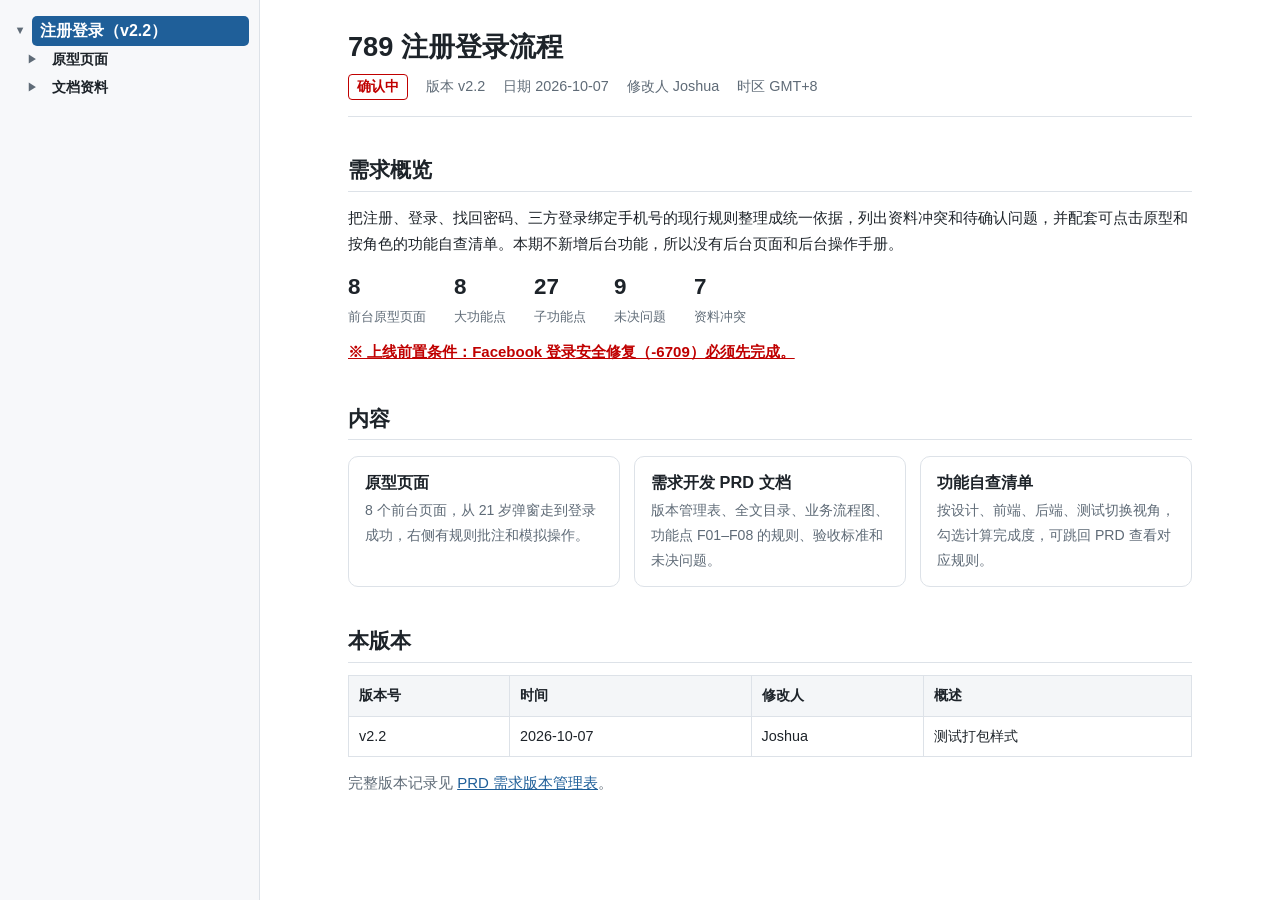
<file: index.html>
<!doctype html>
<html lang="zh-CN">
<head>
<meta charset="utf-8">
<meta name="viewport" content="width=device-width, initial-scale=1, viewport-fit=cover">
<title>789 注册登录需求</title>
<link rel="stylesheet" href="assets/style.css">
</head>
<body>
<div class="with-nav">
<main class="doc">
  <header class="doc-head">
    <h1>789 注册登录流程</h1>
    <div class="meta"><span class="status">确认中</span><span>版本 v2.2</span><span>日期 2026-10-07</span><span>修改人 Joshua</span><span>时区 GMT+8</span></div>
  </header>

  <h2>需求概览</h2>
  <p>把注册、登录、找回密码、三方登录绑定手机号的现行规则整理成统一依据，列出资料冲突和待确认问题，并配套可点击原型和按角色的功能自查清单。本期不新增后台功能，所以没有后台页面和后台操作手册。</p>
  <div class="stats">
    <div><b>8</b><span>前台原型页面</span></div>
    <div><b>8</b><span>大功能点</span></div>
    <div><b>27</b><span>子功能点</span></div>
    <div><b>9</b><span>未决问题</span></div>
    <div><b>7</b><span>资料冲突</span></div>
  </div>
  <p><span class="warn-1">※ 上线前置条件：Facebook 登录安全修复（-6709）必须先完成。</span></p>

  <h2>内容</h2>
  <div class="cards">
    <a class="card" href="prototype/front/age-gate.html"><h3>原型页面</h3><p>8 个前台页面，从 21 岁弹窗走到登录成功，右侧有规则批注和模拟操作。</p></a>
    <a class="card" href="docs/prd.html"><h3>需求开发 PRD 文档</h3><p>版本管理表、全文目录、业务流程图、功能点 F01–F08 的规则、验收标准和未决问题。</p></a>
    <a class="card" href="docs/checklist.html"><h3>功能自查清单</h3><p>按设计、前端、后端、测试切换视角，勾选计算完成度，可跳回 PRD 查看对应规则。</p></a>
  </div>

  <h2>本版本</h2>
  <div class="tbl"><table>
    <tr><th>版本号</th><th>时间</th><th>修改人</th><th>概述</th></tr>
    <tr><td>v2.2</td><td>2026-10-07</td><td>Joshua</td><td>测试打包样式</td></tr>
  </table></div>
  <p class="muted">完整版本记录见 <a href="docs/prd.html#ver">PRD 需求版本管理表</a>。</p>
</main>
</div>
<script>window.NAV_ROOT = "";</script>
<script src="assets/nav-data.js"></script>
<script src="assets/nav.js"></script>
</body>
</html>
</file>
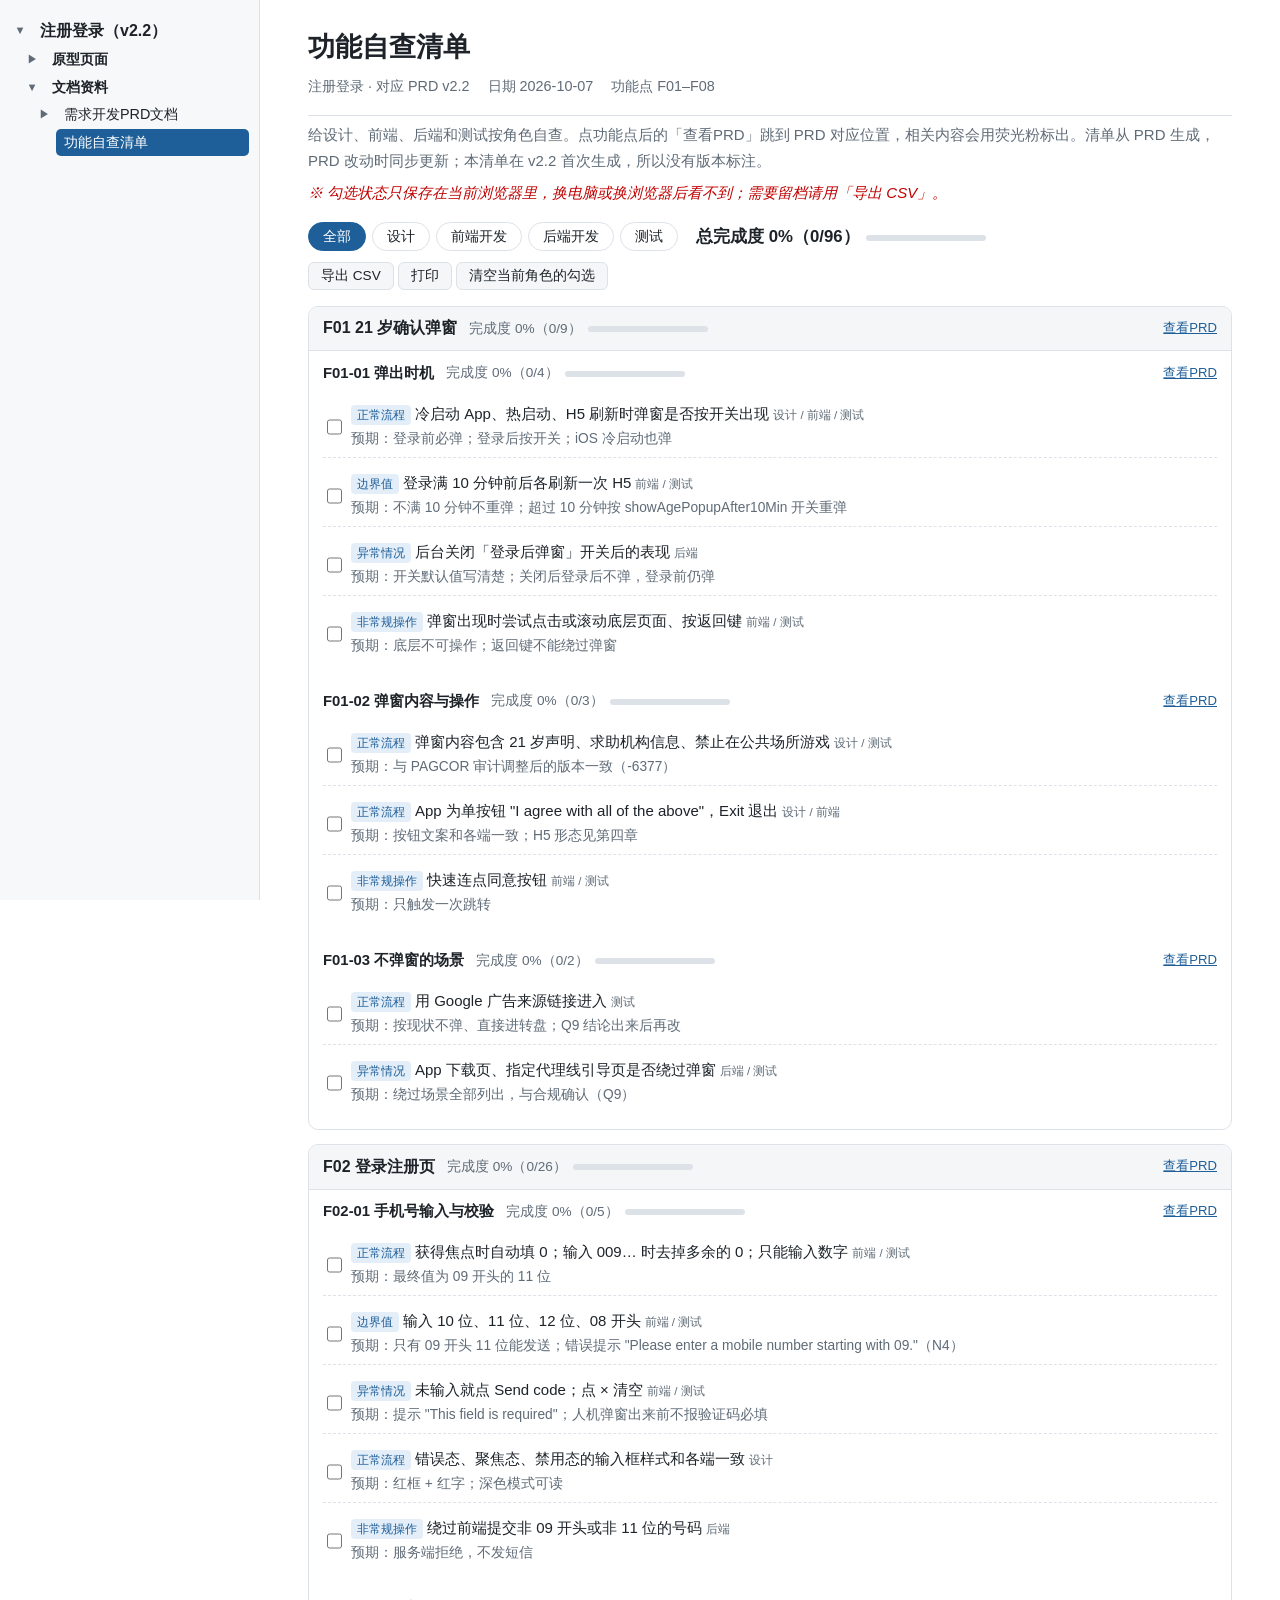
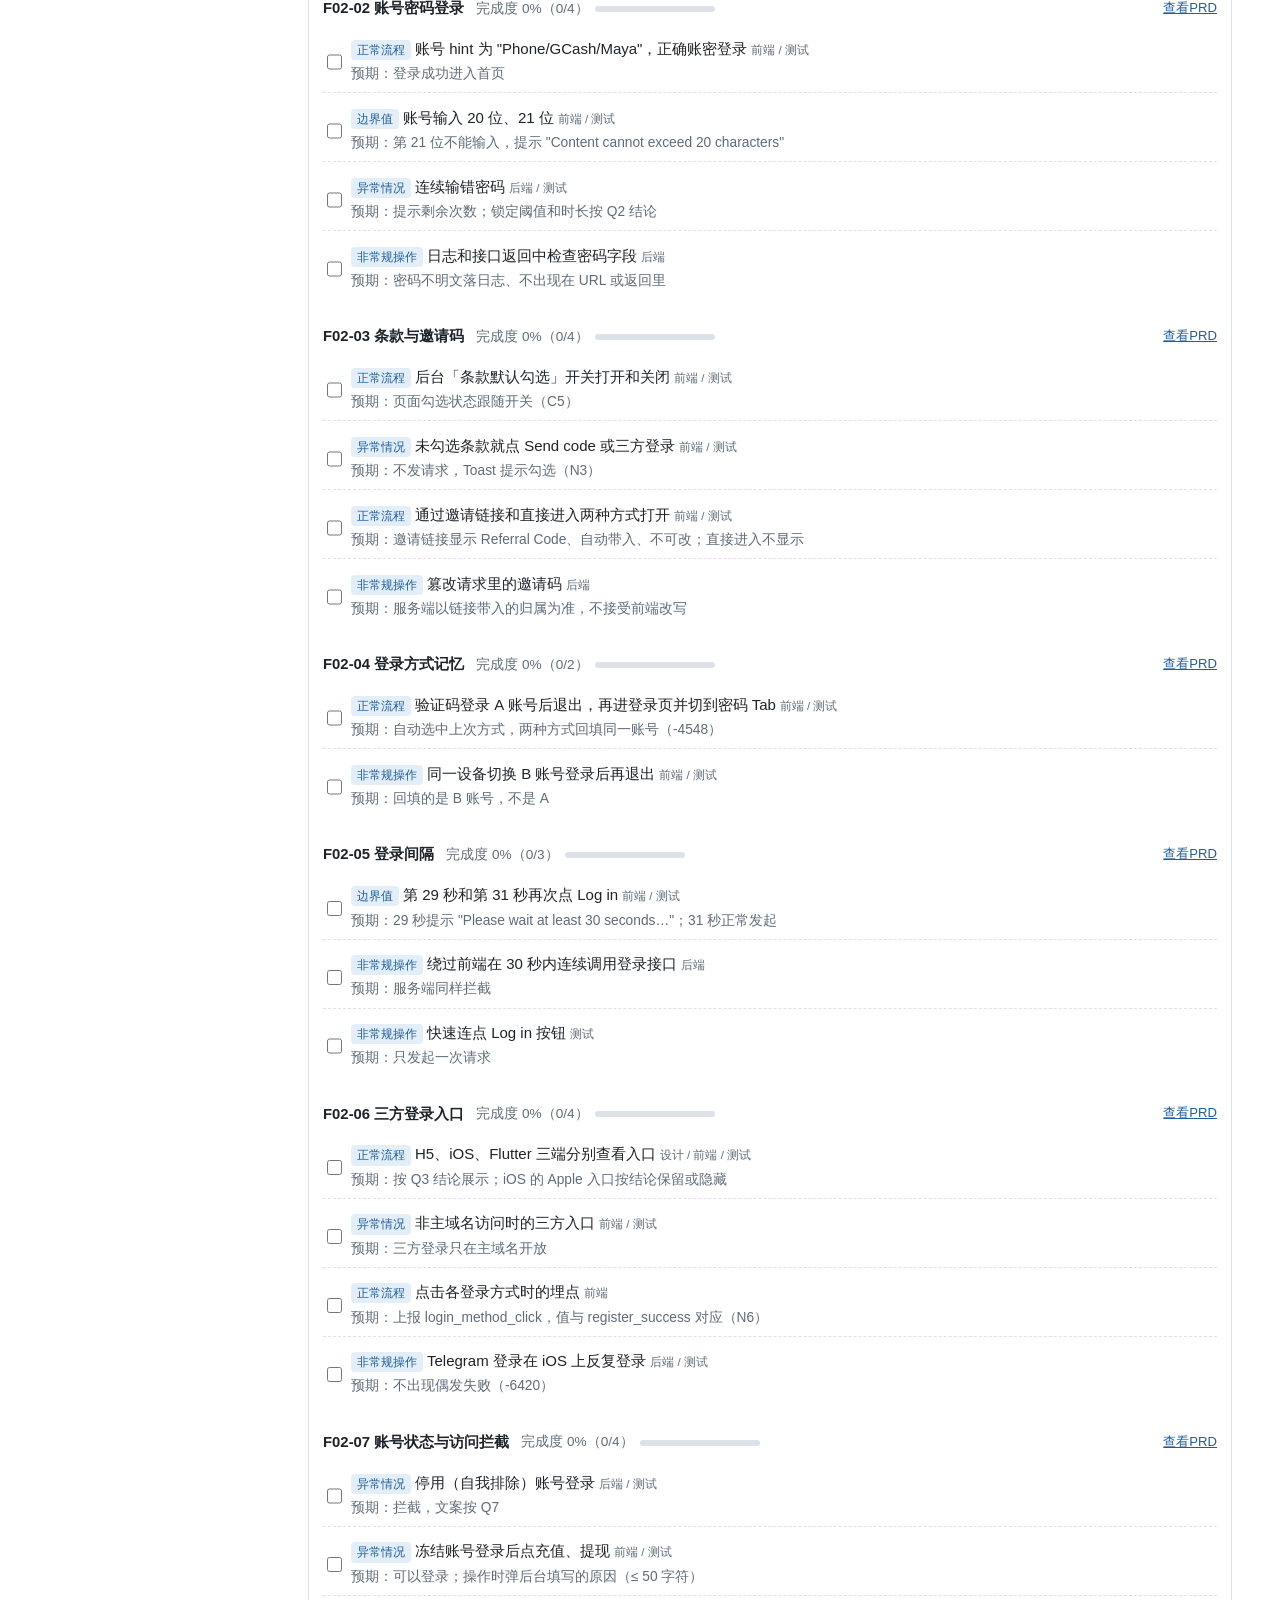
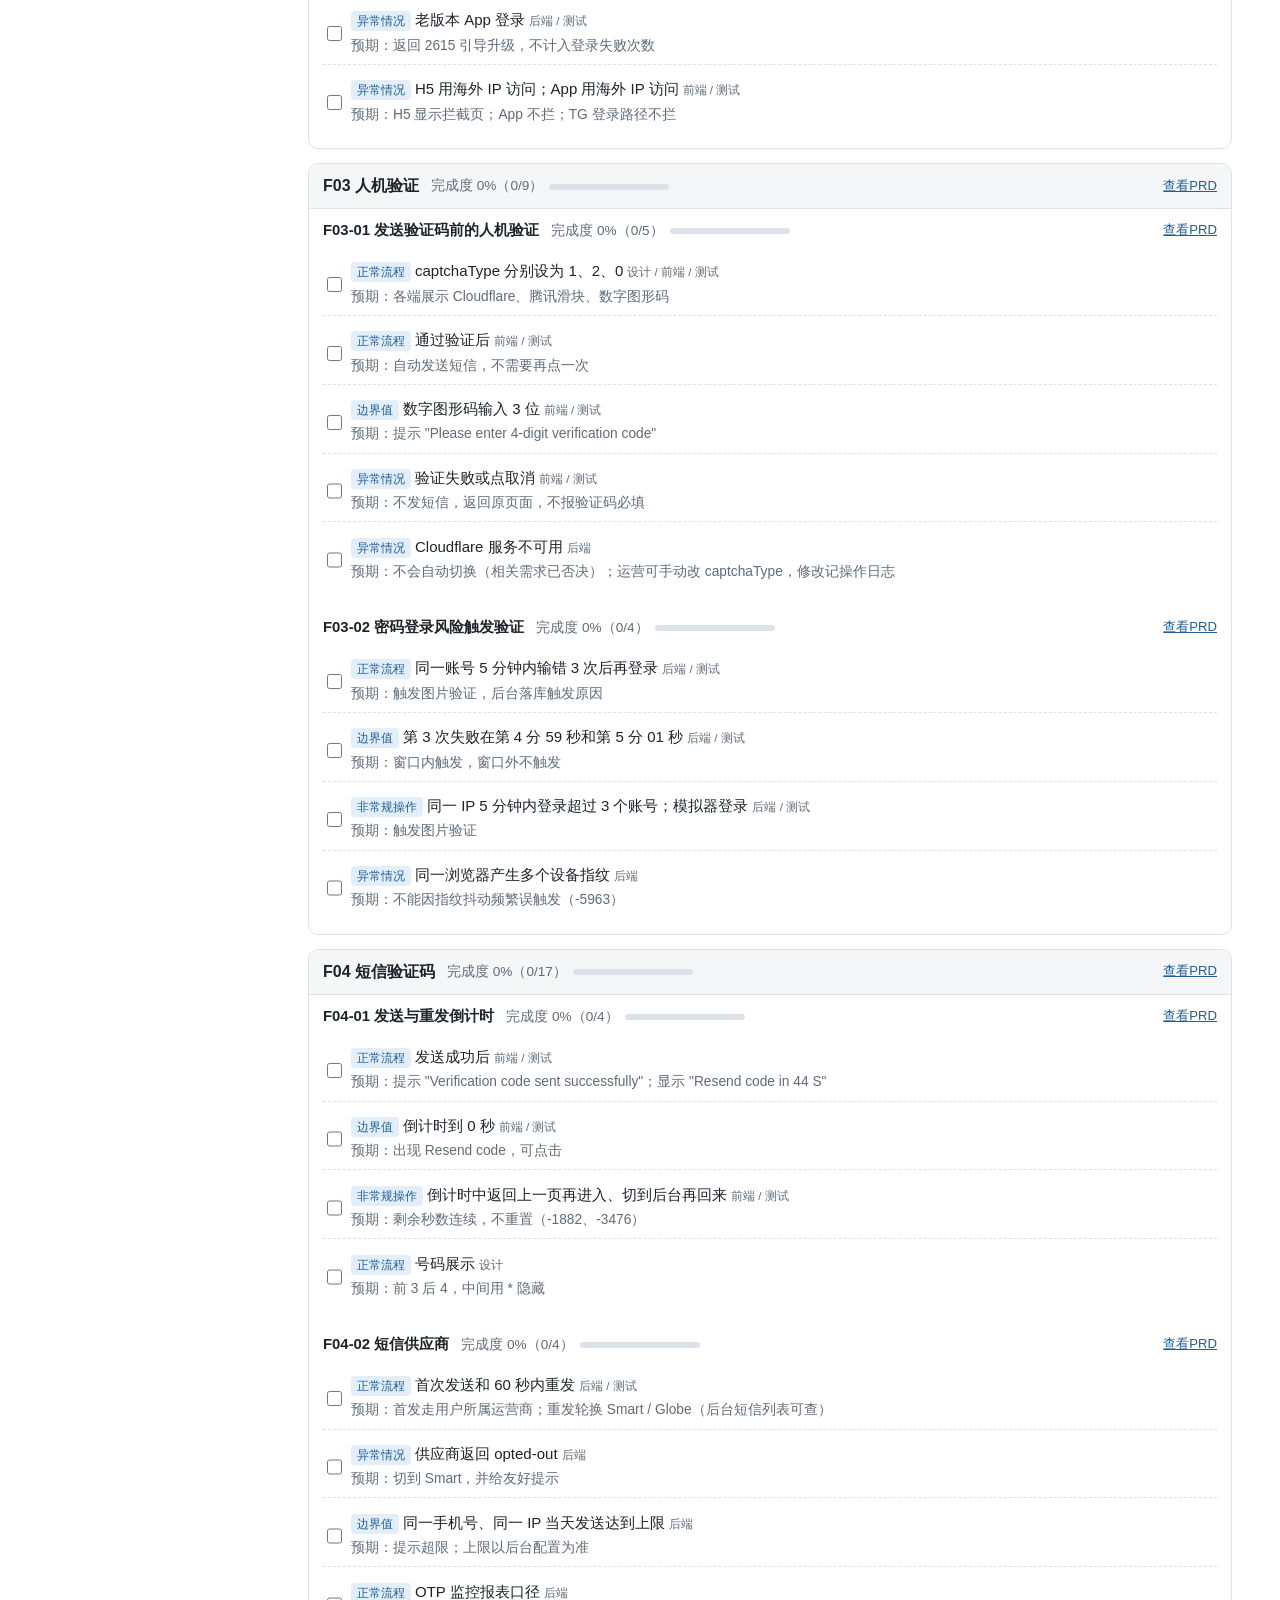
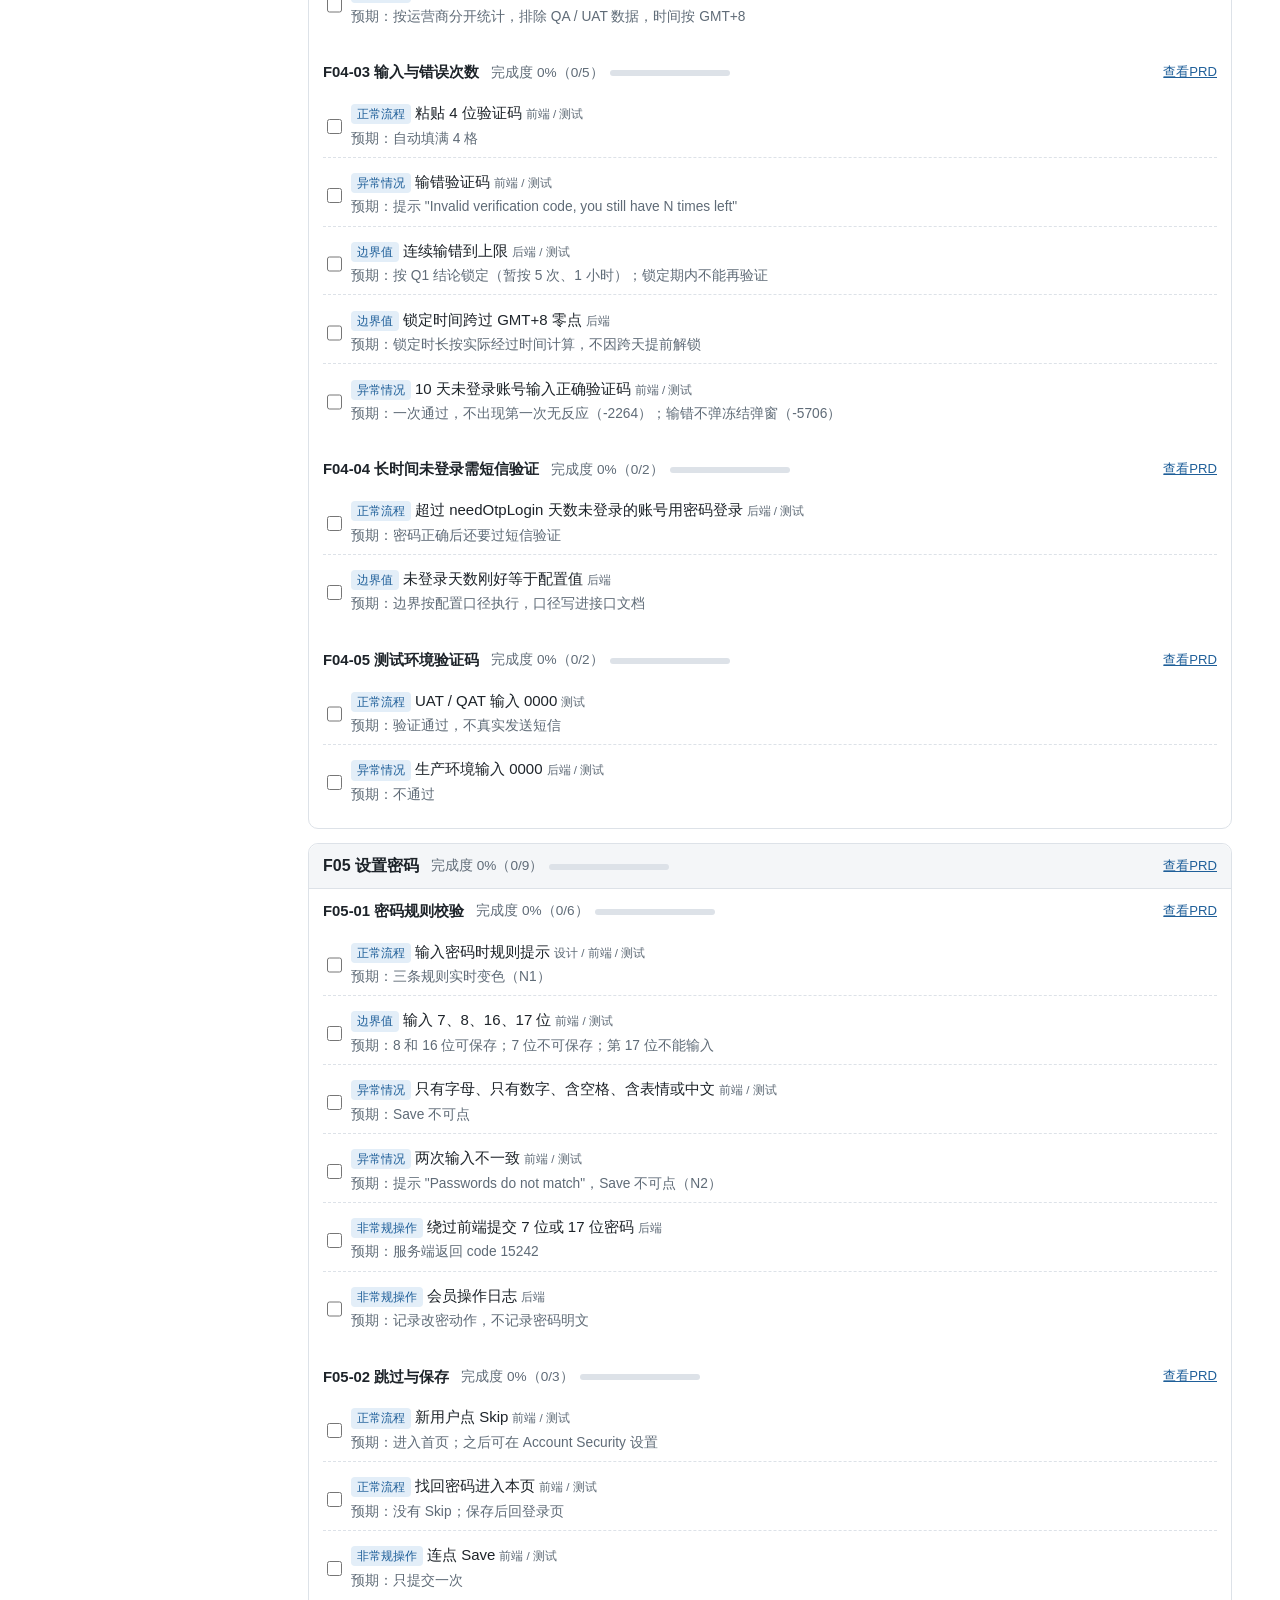
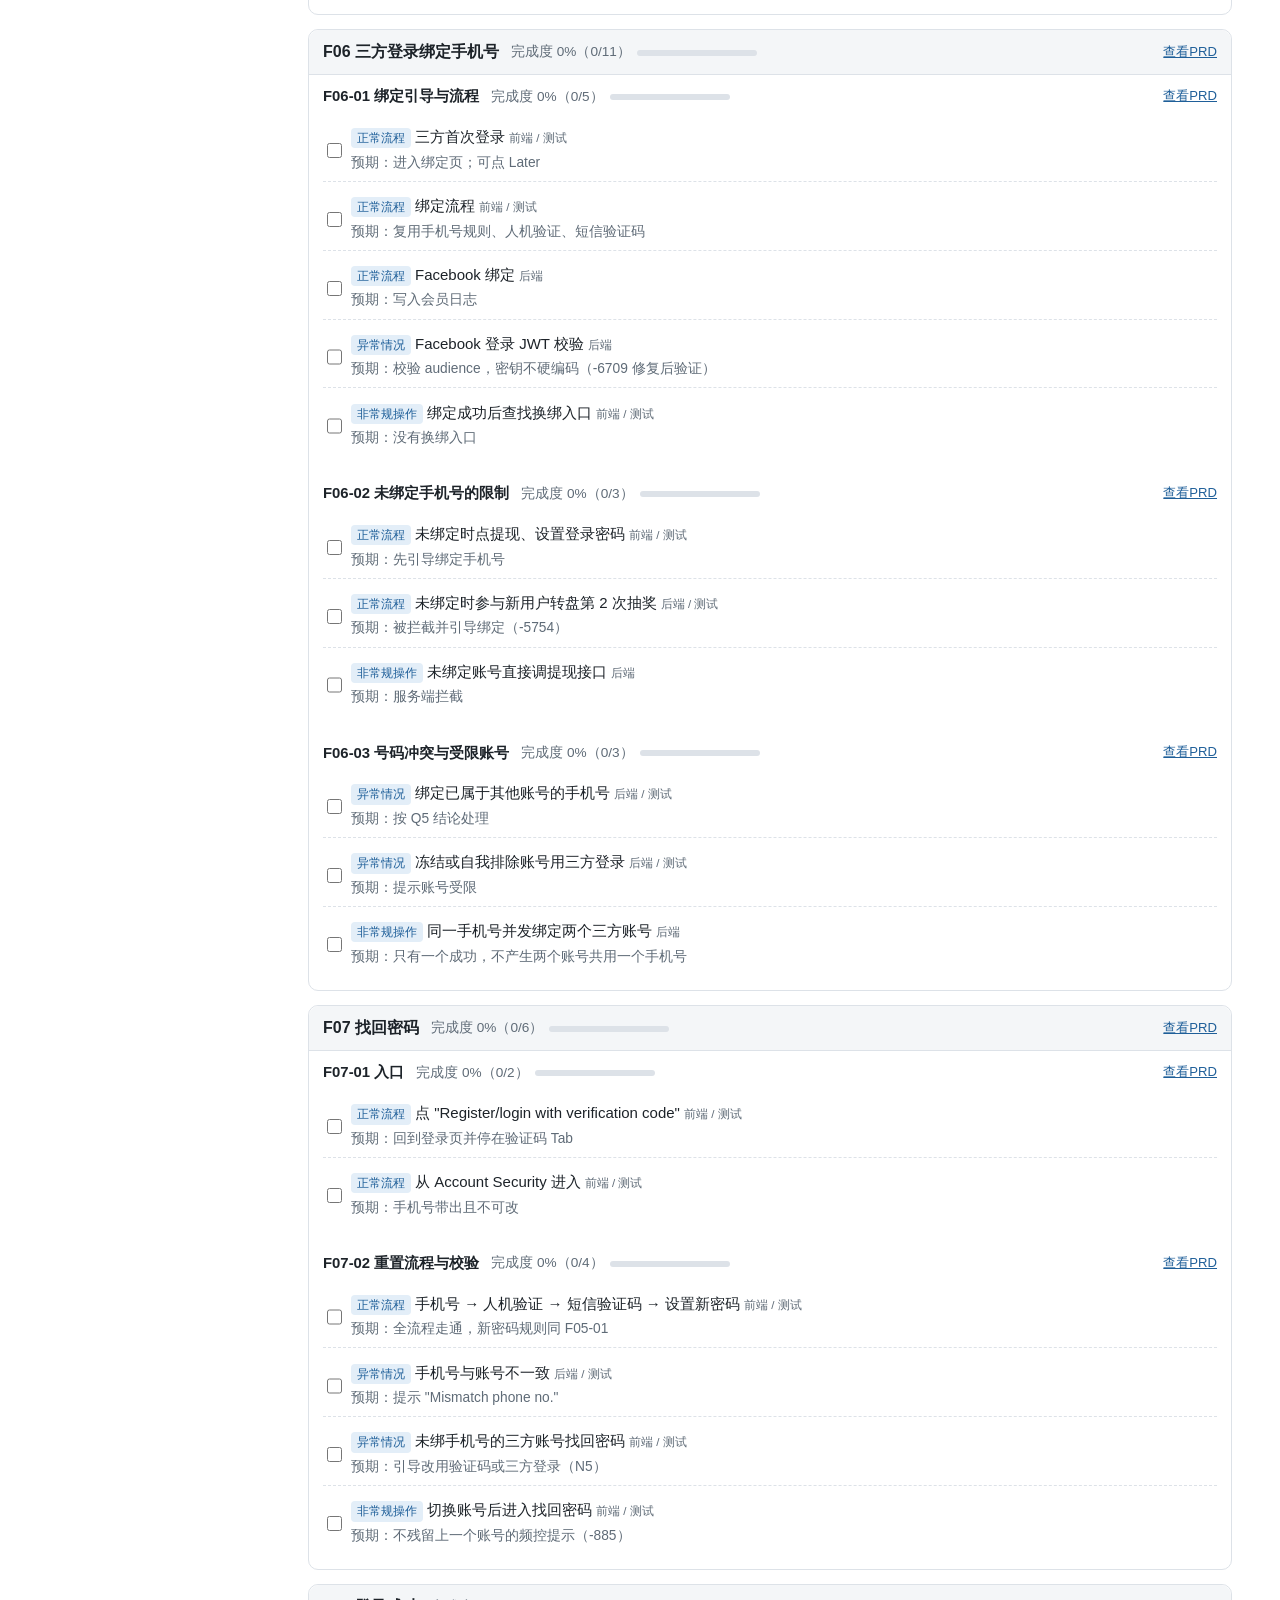
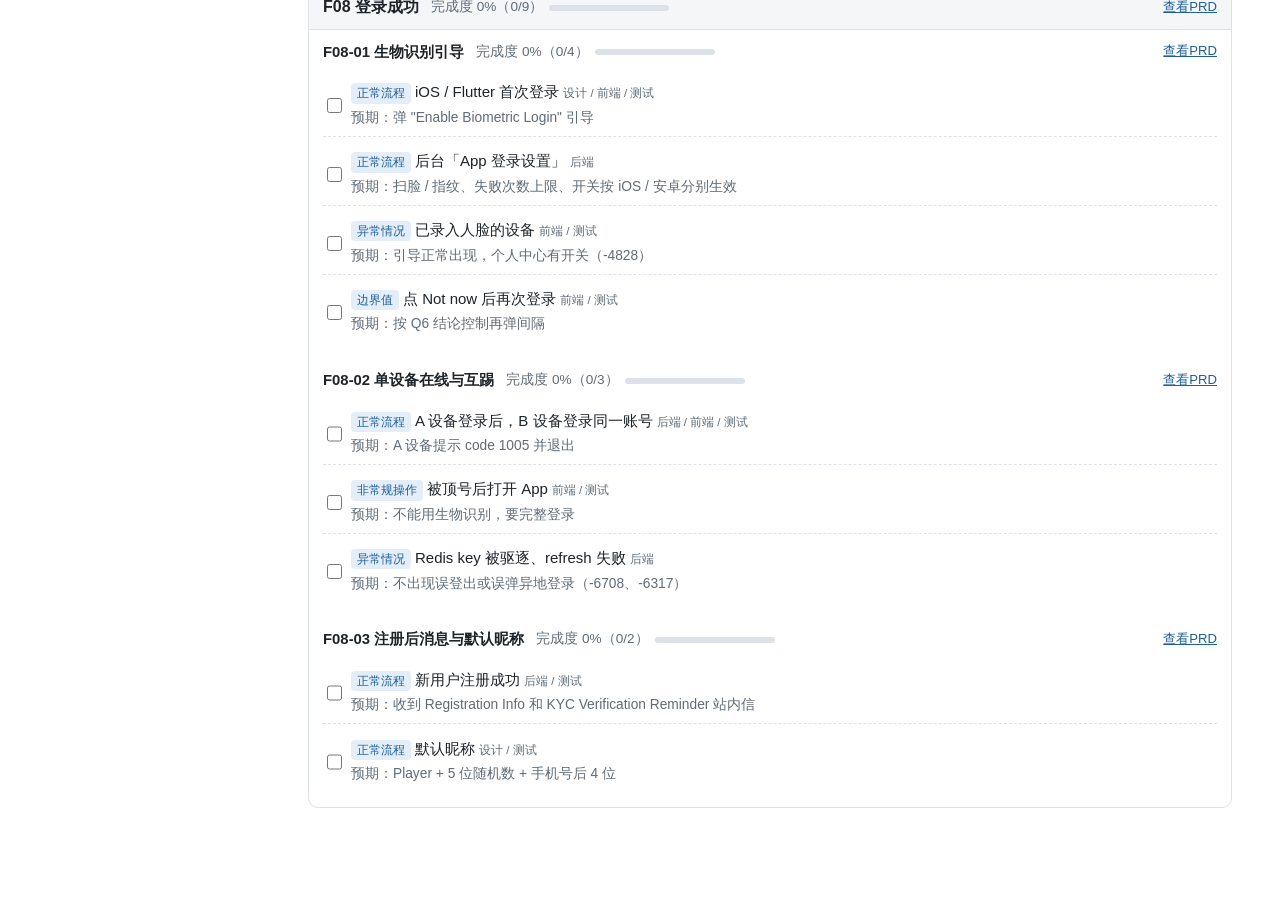
<file: docs/checklist.html>
<!doctype html>
<html lang="zh-CN">
<head>
<meta charset="utf-8">
<meta name="viewport" content="width=device-width, initial-scale=1, viewport-fit=cover">
<title>注册登录自查清单</title>
<link rel="stylesheet" href="../assets/style.css">
</head>
<body>
<div class="with-nav">
<main class="doc" style="max-width:980px">
  <header class="doc-head">
    <h1>功能自查清单</h1>
    <div class="meta"><span>注册登录 · 对应 PRD v2.2</span><span>日期 2026-10-07</span><span>功能点 F01–F08</span></div>
  </header>
  <p class="muted">给设计、前端、后端和测试按角色自查。点功能点后的「查看PRD」跳到 PRD 对应位置，相关内容会用荧光粉标出。清单从 PRD 生成，PRD 改动时同步更新；本清单在 v2.2 首次生成，所以没有版本标注。</p>
  <p><span class="warn-3">※ 勾选状态只保存在当前浏览器里，换电脑或换浏览器后看不到；需要留档请用「导出 CSV」。</span></p>

  <div class="ck-top">
    <div class="roles" role="group" aria-label="角色视角" id="roles"></div>
    <div class="total" id="total"></div>
    <div class="tools"><button type="button" id="csv">导出 CSV</button> <button type="button" id="print">打印</button> <button type="button" id="clear">清空当前角色的勾选</button></div>
  </div>

  <div id="list"></div>
</main>
</div>

<script>window.NAV_ROOT = "../";</script>
<script src="../assets/nav-data.js"></script>
<script src="../assets/nav.js"></script>
<script>
/* 角色：d 设计 / f 前端开发 / b 后端开发 / q 测试。cat：正常流程 / 边界值 / 异常情况 / 非常规操作 */
var ROLES = [["all", "全部"], ["d", "设计"], ["f", "前端开发"], ["b", "后端开发"], ["q", "测试"]];
var DATA = [
 { code: "F01", name: "21 岁确认弹窗", subs: [
  { code: "F01-01", name: "弹出时机", items: [
   ["正常流程", "dfq", "冷启动 App、热启动、H5 刷新时弹窗是否按开关出现", "登录前必弹；登录后按开关；iOS 冷启动也弹"],
   ["边界值", "fq", "登录满 10 分钟前后各刷新一次 H5", "不满 10 分钟不重弹；超过 10 分钟按 showAgePopupAfter10Min 开关重弹"],
   ["异常情况", "b", "后台关闭「登录后弹窗」开关后的表现", "开关默认值写清楚；关闭后登录后不弹，登录前仍弹"],
   ["非常规操作", "fq", "弹窗出现时尝试点击或滚动底层页面、按返回键", "底层不可操作；返回键不能绕过弹窗"]
  ]},
  { code: "F01-02", name: "弹窗内容与操作", items: [
   ["正常流程", "dq", "弹窗内容包含 21 岁声明、求助机构信息、禁止在公共场所游戏", "与 PAGCOR 审计调整后的版本一致（-6377）"],
   ["正常流程", "df", "App 为单按钮 \"I agree with all of the above\"，Exit 退出", "按钮文案和各端一致；H5 形态见第四章"],
   ["非常规操作", "fq", "快速连点同意按钮", "只触发一次跳转"]
  ]},
  { code: "F01-03", name: "不弹窗的场景", items: [
   ["正常流程", "q", "用 Google 广告来源链接进入", "按现状不弹、直接进转盘；Q9 结论出来后再改"],
   ["异常情况", "bq", "App 下载页、指定代理线引导页是否绕过弹窗", "绕过场景全部列出，与合规确认（Q9）"]
  ]}
 ]},
 { code: "F02", name: "登录注册页", subs: [
  { code: "F02-01", name: "手机号输入与校验", items: [
   ["正常流程", "fq", "获得焦点时自动填 0；输入 009… 时去掉多余的 0；只能输入数字", "最终值为 09 开头的 11 位"],
   ["边界值", "fq", "输入 10 位、11 位、12 位、08 开头", "只有 09 开头 11 位能发送；错误提示 \"Please enter a mobile number starting with 09.\"（N4）"],
   ["异常情况", "fq", "未输入就点 Send code；点 × 清空", "提示 \"This field is required\"；人机弹窗出来前不报验证码必填"],
   ["正常流程", "d", "错误态、聚焦态、禁用态的输入框样式和各端一致", "红框 + 红字；深色模式可读"],
   ["非常规操作", "b", "绕过前端提交非 09 开头或非 11 位的号码", "服务端拒绝，不发短信"]
  ]},
  { code: "F02-02", name: "账号密码登录", items: [
   ["正常流程", "fq", "账号 hint 为 \"Phone/GCash/Maya\"，正确账密登录", "登录成功进入首页"],
   ["边界值", "fq", "账号输入 20 位、21 位", "第 21 位不能输入，提示 \"Content cannot exceed 20 characters\""],
   ["异常情况", "bq", "连续输错密码", "提示剩余次数；锁定阈值和时长按 Q2 结论"],
   ["非常规操作", "b", "日志和接口返回中检查密码字段", "密码不明文落日志、不出现在 URL 或返回里"]
  ]},
  { code: "F02-03", name: "条款与邀请码", items: [
   ["正常流程", "fq", "后台「条款默认勾选」开关打开和关闭", "页面勾选状态跟随开关（C5）"],
   ["异常情况", "fq", "未勾选条款就点 Send code 或三方登录", "不发请求，Toast 提示勾选（N3）"],
   ["正常流程", "fq", "通过邀请链接和直接进入两种方式打开", "邀请链接显示 Referral Code、自动带入、不可改；直接进入不显示"],
   ["非常规操作", "b", "篡改请求里的邀请码", "服务端以链接带入的归属为准，不接受前端改写"]
  ]},
  { code: "F02-04", name: "登录方式记忆", items: [
   ["正常流程", "fq", "验证码登录 A 账号后退出，再进登录页并切到密码 Tab", "自动选中上次方式，两种方式回填同一账号（-4548）"],
   ["非常规操作", "fq", "同一设备切换 B 账号登录后再退出", "回填的是 B 账号，不是 A"]
  ]},
  { code: "F02-05", name: "登录间隔", items: [
   ["边界值", "fq", "第 29 秒和第 31 秒再次点 Log in", "29 秒提示 \"Please wait at least 30 seconds…\"；31 秒正常发起"],
   ["非常规操作", "b", "绕过前端在 30 秒内连续调用登录接口", "服务端同样拦截"],
   ["非常规操作", "q", "快速连点 Log in 按钮", "只发起一次请求"]
  ]},
  { code: "F02-06", name: "三方登录入口", items: [
   ["正常流程", "dfq", "H5、iOS、Flutter 三端分别查看入口", "按 Q3 结论展示；iOS 的 Apple 入口按结论保留或隐藏"],
   ["异常情况", "fq", "非主域名访问时的三方入口", "三方登录只在主域名开放"],
   ["正常流程", "f", "点击各登录方式时的埋点", "上报 login_method_click，值与 register_success 对应（N6）"],
   ["非常规操作", "bq", "Telegram 登录在 iOS 上反复登录", "不出现偶发失败（-6420）"]
  ]},
  { code: "F02-07", name: "账号状态与访问拦截", items: [
   ["异常情况", "bq", "停用（自我排除）账号登录", "拦截，文案按 Q7"],
   ["异常情况", "fq", "冻结账号登录后点充值、提现", "可以登录；操作时弹后台填写的原因（≤ 50 字符）"],
   ["异常情况", "bq", "老版本 App 登录", "返回 2615 引导升级，不计入登录失败次数"],
   ["异常情况", "fq", "H5 用海外 IP 访问；App 用海外 IP 访问", "H5 显示拦截页；App 不拦；TG 登录路径不拦"]
  ]}
 ]},
 { code: "F03", name: "人机验证", subs: [
  { code: "F03-01", name: "发送验证码前的人机验证", items: [
   ["正常流程", "dfq", "captchaType 分别设为 1、2、0", "各端展示 Cloudflare、腾讯滑块、数字图形码"],
   ["正常流程", "fq", "通过验证后", "自动发送短信，不需要再点一次"],
   ["边界值", "fq", "数字图形码输入 3 位", "提示 \"Please enter 4-digit verification code\""],
   ["异常情况", "fq", "验证失败或点取消", "不发短信，返回原页面，不报验证码必填"],
   ["异常情况", "b", "Cloudflare 服务不可用", "不会自动切换（相关需求已否决）；运营可手动改 captchaType，修改记操作日志"]
  ]},
  { code: "F03-02", name: "密码登录风险触发验证", items: [
   ["正常流程", "bq", "同一账号 5 分钟内输错 3 次后再登录", "触发图片验证，后台落库触发原因"],
   ["边界值", "bq", "第 3 次失败在第 4 分 59 秒和第 5 分 01 秒", "窗口内触发，窗口外不触发"],
   ["非常规操作", "bq", "同一 IP 5 分钟内登录超过 3 个账号；模拟器登录", "触发图片验证"],
   ["异常情况", "b", "同一浏览器产生多个设备指纹", "不能因指纹抖动频繁误触发（-5963）"]
  ]}
 ]},
 { code: "F04", name: "短信验证码", subs: [
  { code: "F04-01", name: "发送与重发倒计时", items: [
   ["正常流程", "fq", "发送成功后", "提示 \"Verification code sent successfully\"；显示 \"Resend code in 44 S\""],
   ["边界值", "fq", "倒计时到 0 秒", "出现 Resend code，可点击"],
   ["非常规操作", "fq", "倒计时中返回上一页再进入、切到后台再回来", "剩余秒数连续，不重置（-1882、-3476）"],
   ["正常流程", "d", "号码展示", "前 3 后 4，中间用 * 隐藏"]
  ]},
  { code: "F04-02", name: "短信供应商", items: [
   ["正常流程", "bq", "首次发送和 60 秒内重发", "首发走用户所属运营商；重发轮换 Smart / Globe（后台短信列表可查）"],
   ["异常情况", "b", "供应商返回 opted-out", "切到 Smart，并给友好提示"],
   ["边界值", "b", "同一手机号、同一 IP 当天发送达到上限", "提示超限；上限以后台配置为准"],
   ["正常流程", "b", "OTP 监控报表口径", "按运营商分开统计，排除 QA / UAT 数据，时间按 GMT+8"]
  ]},
  { code: "F04-03", name: "输入与错误次数", items: [
   ["正常流程", "fq", "粘贴 4 位验证码", "自动填满 4 格"],
   ["异常情况", "fq", "输错验证码", "提示 \"Invalid verification code, you still have N times left\""],
   ["边界值", "bq", "连续输错到上限", "按 Q1 结论锁定（暂按 5 次、1 小时）；锁定期内不能再验证"],
   ["边界值", "b", "锁定时间跨过 GMT+8 零点", "锁定时长按实际经过时间计算，不因跨天提前解锁"],
   ["异常情况", "fq", "10 天未登录账号输入正确验证码", "一次通过，不出现第一次无反应（-2264）；输错不弹冻结弹窗（-5706）"]
  ]},
  { code: "F04-04", name: "长时间未登录需短信验证", items: [
   ["正常流程", "bq", "超过 needOtpLogin 天数未登录的账号用密码登录", "密码正确后还要过短信验证"],
   ["边界值", "b", "未登录天数刚好等于配置值", "边界按配置口径执行，口径写进接口文档"]
  ]},
  { code: "F04-05", name: "测试环境验证码", items: [
   ["正常流程", "q", "UAT / QAT 输入 0000", "验证通过，不真实发送短信"],
   ["异常情况", "bq", "生产环境输入 0000", "不通过"]
  ]}
 ]},
 { code: "F05", name: "设置密码", subs: [
  { code: "F05-01", name: "密码规则校验", items: [
   ["正常流程", "dfq", "输入密码时规则提示", "三条规则实时变色（N1）"],
   ["边界值", "fq", "输入 7、8、16、17 位", "8 和 16 位可保存；7 位不可保存；第 17 位不能输入"],
   ["异常情况", "fq", "只有字母、只有数字、含空格、含表情或中文", "Save 不可点"],
   ["异常情况", "fq", "两次输入不一致", "提示 \"Passwords do not match\"，Save 不可点（N2）"],
   ["非常规操作", "b", "绕过前端提交 7 位或 17 位密码", "服务端返回 code 15242"],
   ["非常规操作", "b", "会员操作日志", "记录改密动作，不记录密码明文"]
  ]},
  { code: "F05-02", name: "跳过与保存", items: [
   ["正常流程", "fq", "新用户点 Skip", "进入首页；之后可在 Account Security 设置"],
   ["正常流程", "fq", "找回密码进入本页", "没有 Skip；保存后回登录页"],
   ["非常规操作", "fq", "连点 Save", "只提交一次"]
  ]}
 ]},
 { code: "F06", name: "三方登录绑定手机号", subs: [
  { code: "F06-01", name: "绑定引导与流程", items: [
   ["正常流程", "fq", "三方首次登录", "进入绑定页；可点 Later"],
   ["正常流程", "fq", "绑定流程", "复用手机号规则、人机验证、短信验证码"],
   ["正常流程", "b", "Facebook 绑定", "写入会员日志"],
   ["异常情况", "b", "Facebook 登录 JWT 校验", "校验 audience，密钥不硬编码（-6709 修复后验证）"],
   ["非常规操作", "fq", "绑定成功后查找换绑入口", "没有换绑入口"]
  ]},
  { code: "F06-02", name: "未绑定手机号的限制", items: [
   ["正常流程", "fq", "未绑定时点提现、设置登录密码", "先引导绑定手机号"],
   ["正常流程", "bq", "未绑定时参与新用户转盘第 2 次抽奖", "被拦截并引导绑定（-5754）"],
   ["非常规操作", "b", "未绑定账号直接调提现接口", "服务端拦截"]
  ]},
  { code: "F06-03", name: "号码冲突与受限账号", items: [
   ["异常情况", "bq", "绑定已属于其他账号的手机号", "按 Q5 结论处理"],
   ["异常情况", "bq", "冻结或自我排除账号用三方登录", "提示账号受限"],
   ["非常规操作", "b", "同一手机号并发绑定两个三方账号", "只有一个成功，不产生两个账号共用一个手机号"]
  ]}
 ]},
 { code: "F07", name: "找回密码", subs: [
  { code: "F07-01", name: "入口", items: [
   ["正常流程", "fq", "点 \"Register/login with verification code\"", "回到登录页并停在验证码 Tab"],
   ["正常流程", "fq", "从 Account Security 进入", "手机号带出且不可改"]
  ]},
  { code: "F07-02", name: "重置流程与校验", items: [
   ["正常流程", "fq", "手机号 → 人机验证 → 短信验证码 → 设置新密码", "全流程走通，新密码规则同 F05-01"],
   ["异常情况", "bq", "手机号与账号不一致", "提示 \"Mismatch phone no.\""],
   ["异常情况", "fq", "未绑手机号的三方账号找回密码", "引导改用验证码或三方登录（N5）"],
   ["非常规操作", "fq", "切换账号后进入找回密码", "不残留上一个账号的频控提示（-885）"]
  ]}
 ]},
 { code: "F08", name: "登录成功", subs: [
  { code: "F08-01", name: "生物识别引导", items: [
   ["正常流程", "dfq", "iOS / Flutter 首次登录", "弹 \"Enable Biometric Login\" 引导"],
   ["正常流程", "b", "后台「App 登录设置」", "扫脸 / 指纹、失败次数上限、开关按 iOS / 安卓分别生效"],
   ["异常情况", "fq", "已录入人脸的设备", "引导正常出现，个人中心有开关（-4828）"],
   ["边界值", "fq", "点 Not now 后再次登录", "按 Q6 结论控制再弹间隔"]
  ]},
  { code: "F08-02", name: "单设备在线与互踢", items: [
   ["正常流程", "bfq", "A 设备登录后，B 设备登录同一账号", "A 设备提示 code 1005 并退出"],
   ["非常规操作", "fq", "被顶号后打开 App", "不能用生物识别，要完整登录"],
   ["异常情况", "b", "Redis key 被驱逐、refresh 失败", "不出现误登出或误弹异地登录（-6708、-6317）"]
  ]},
  { code: "F08-03", name: "注册后消息与默认昵称", items: [
   ["正常流程", "bq", "新用户注册成功", "收到 Registration Info 和 KYC Verification Reminder 站内信"],
   ["正常流程", "dq", "默认昵称", "Player + 5 位随机数 + 手机号后 4 位"]
  ]}
 ]}
];

var role = "all";
try { role = localStorage.getItem("rl-ck-role") || "all"; } catch (e) {}
var store = {};
try { store = JSON.parse(localStorage.getItem("rl-ck-v2.2") || "{}"); } catch (e) {}
function save() { try { localStorage.setItem("rl-ck-v2.2", JSON.stringify(store)); localStorage.setItem("rl-ck-role", role); } catch (e) {} }
function key(id) { return role + ":" + id; }
function vis(it) { return role === "all" || it[1].indexOf(role) >= 0; }
var RN = { d: "设计", f: "前端", b: "后端", q: "测试" };

function render() {
  var html = "";
  DATA.forEach(function (fp) {
    var subsHtml = "";
    fp.subs.forEach(function (s) {
      var lis = "";
      s.items.forEach(function (it, i) {
        if (!vis(it)) return;
        var id = s.code + "-" + (i + 1), on = !!store[key(id)];
        lis += '<li class="' + (on ? "done" : "") + '"><input type="checkbox" data-id="' + id + '"' + (on ? " checked" : "") + ' aria-label="' + it[2].replace(/"/g, "&quot;") + '">' +
          '<div><span class="txt"><span class="cat">' + it[0] + "</span>" + it[2] +
          '<span class="rl">' + it[1].split("").map(function (r) { return RN[r]; }).join(" / ") + "</span></span>" +
          '<span class="exp">预期：' + it[3] + "</span></div></li>";
      });
      if (!lis) return;
      subsHtml += '<div class="subhead" data-sub="' + s.code + '"><h4>' + s.code + " " + s.name + '</h4><span class="pct"></span><a class="gopr" href="prd.html#' + s.code + '">查看PRD</a></div><ul class="items">' + lis + "</ul>";
    });
    if (!subsHtml) return;
    html += '<section class="fpbox" data-fp="' + fp.code + '"><div class="fphead"><h3>' + fp.code + " " + fp.name + '</h3><span class="pct"></span><a class="gopr" href="prd.html#' + fp.code + '">查看PRD</a></div>' + subsHtml + "</section>";
  });
  document.getElementById("list").innerHTML = html;
  calc();
}
function pctOf(boxes) {
  var n = boxes.length, c = boxes.filter(function (b) { return b.checked; }).length;
  return { n: n, c: c, p: n ? Math.round(c * 100 / n) : 0 };
}
function bar(r) { return "完成度 " + r.p + "%（" + r.c + "/" + r.n + '）<span class="bar"><i style="width:' + r.p + '%"></i></span>'; }
function calc() {
  document.querySelectorAll(".fpbox").forEach(function (sec) {
    sec.querySelector(".fphead .pct").innerHTML = bar(pctOf([].slice.call(sec.querySelectorAll("input"))));
    sec.querySelectorAll(".subhead").forEach(function (h) {
      h.querySelector(".pct").innerHTML = bar(pctOf([].slice.call(h.nextElementSibling.querySelectorAll("input"))));
    });
  });
  var t = pctOf([].slice.call(document.querySelectorAll("#list input")));
  document.getElementById("total").innerHTML = "总" + bar(t);
}
document.getElementById("list").addEventListener("change", function (e) {
  var b = e.target; if (!b.dataset.id) return;
  if (b.checked) store[key(b.dataset.id)] = 1; else delete store[key(b.dataset.id)];
  b.closest("li").classList.toggle("done", b.checked);
  save(); calc();
});
var rb = document.getElementById("roles");
ROLES.forEach(function (r) {
  var b = document.createElement("button"); b.type = "button"; b.textContent = r[1]; b.dataset.r = r[0];
  b.setAttribute("aria-pressed", r[0] === role);
  b.onclick = function () { role = r[0]; rb.querySelectorAll("button").forEach(function (x) { x.setAttribute("aria-pressed", x.dataset.r === role); }); save(); render(); };
  rb.appendChild(b);
});
document.getElementById("clear").onclick = function () {
  Object.keys(store).forEach(function (k) { if (k.indexOf(role + ":") === 0) delete store[k]; });
  save(); render();
};
document.getElementById("print").onclick = function () { window.print(); };
document.getElementById("csv").onclick = function () {
  var rows = [["角色视角", "大功能点", "子功能点", "编号", "类别", "适用角色", "检查什么", "预期结果", "已勾选"]];
  DATA.forEach(function (fp) { fp.subs.forEach(function (s) { s.items.forEach(function (it, i) {
    if (!vis(it)) return;
    var id = s.code + "-" + (i + 1);
    rows.push([ROLES.filter(function (r) { return r[0] === role; })[0][1], fp.code + " " + fp.name, s.code + " " + s.name, id, it[0],
      it[1].split("").map(function (r) { return RN[r]; }).join("/"), it[2], it[3], store[key(id)] ? "是" : "否"]);
  }); }); });
  var csv = "﻿" + rows.map(function (r) { return r.map(function (c) { return '"' + String(c).replace(/"/g, '""') + '"'; }).join(","); }).join("\r\n");
  var a = document.createElement("a");
  a.href = URL.createObjectURL(new Blob([csv], { type: "text/csv;charset=utf-8" }));
  a.download = "register-login-checklist-v2.2.csv";
  document.body.appendChild(a); a.click(); a.remove();
};
render();
</script>
</body>
</html>
</file>
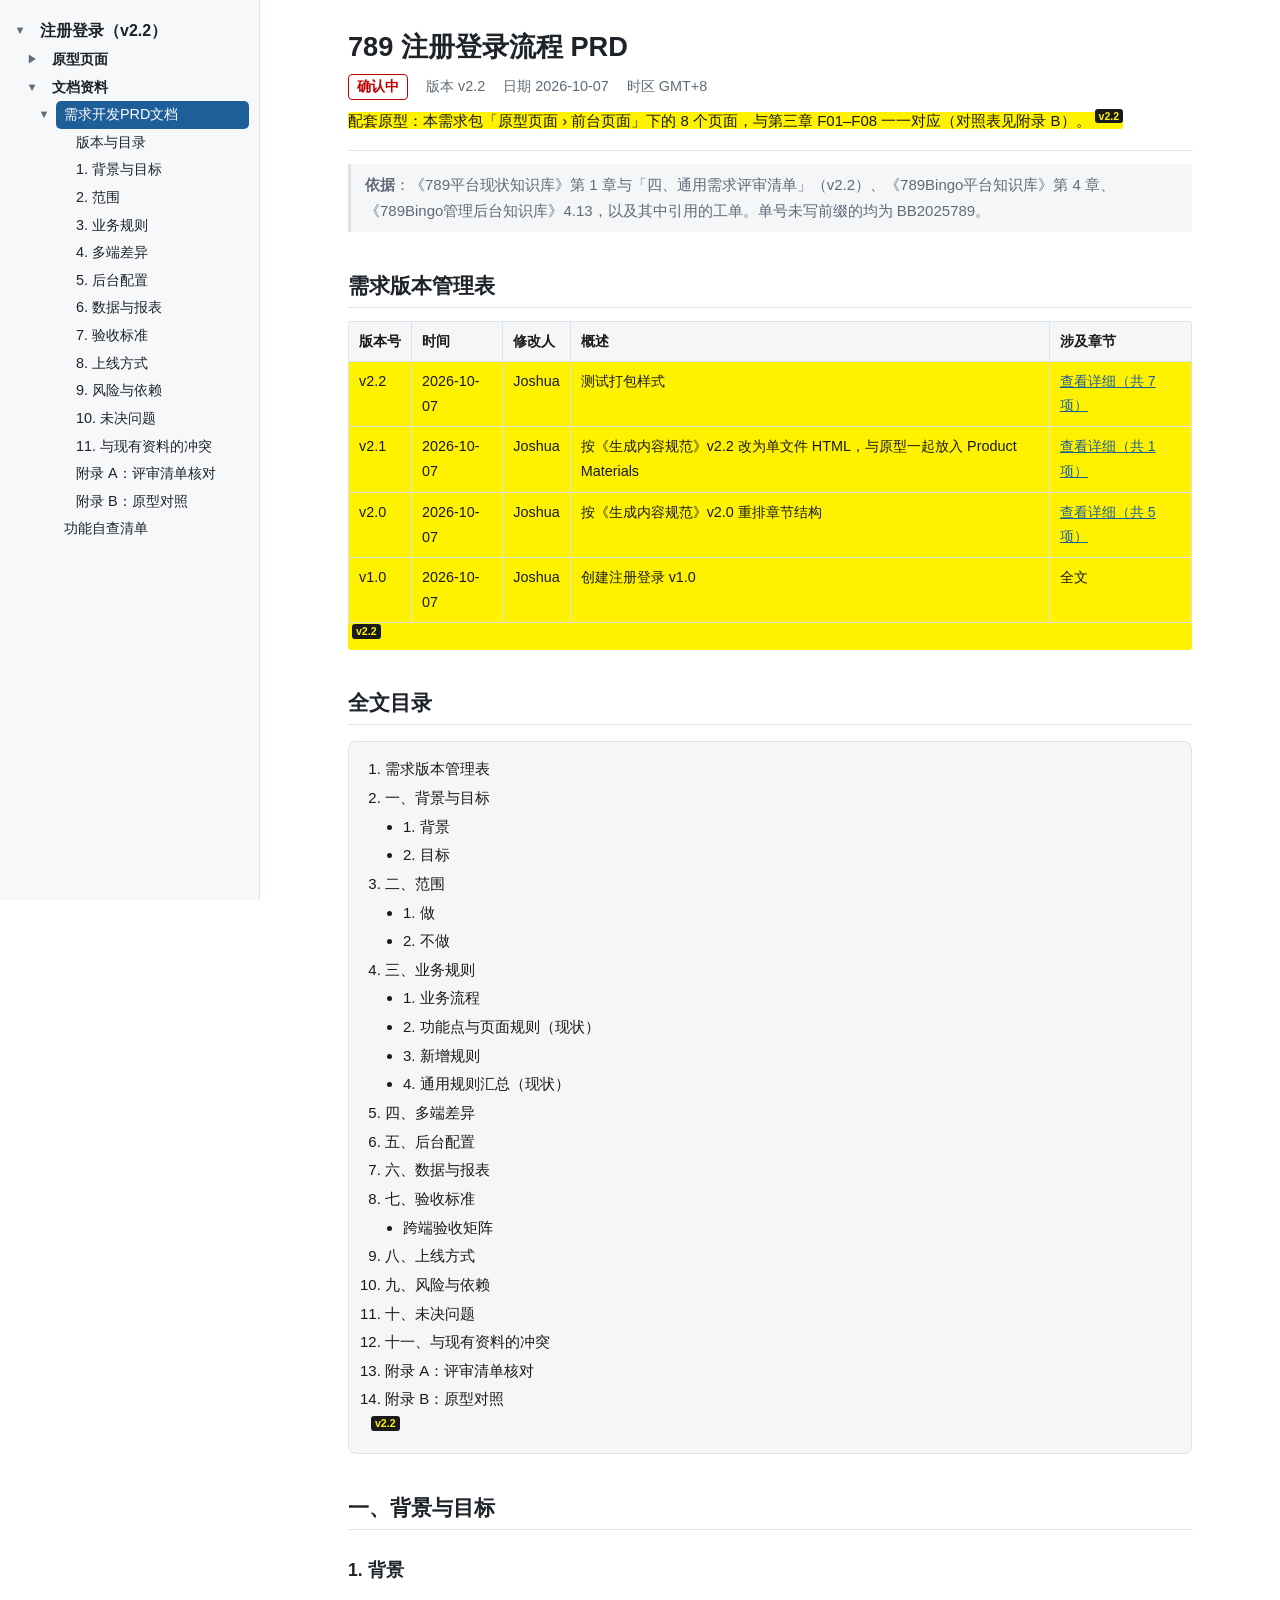
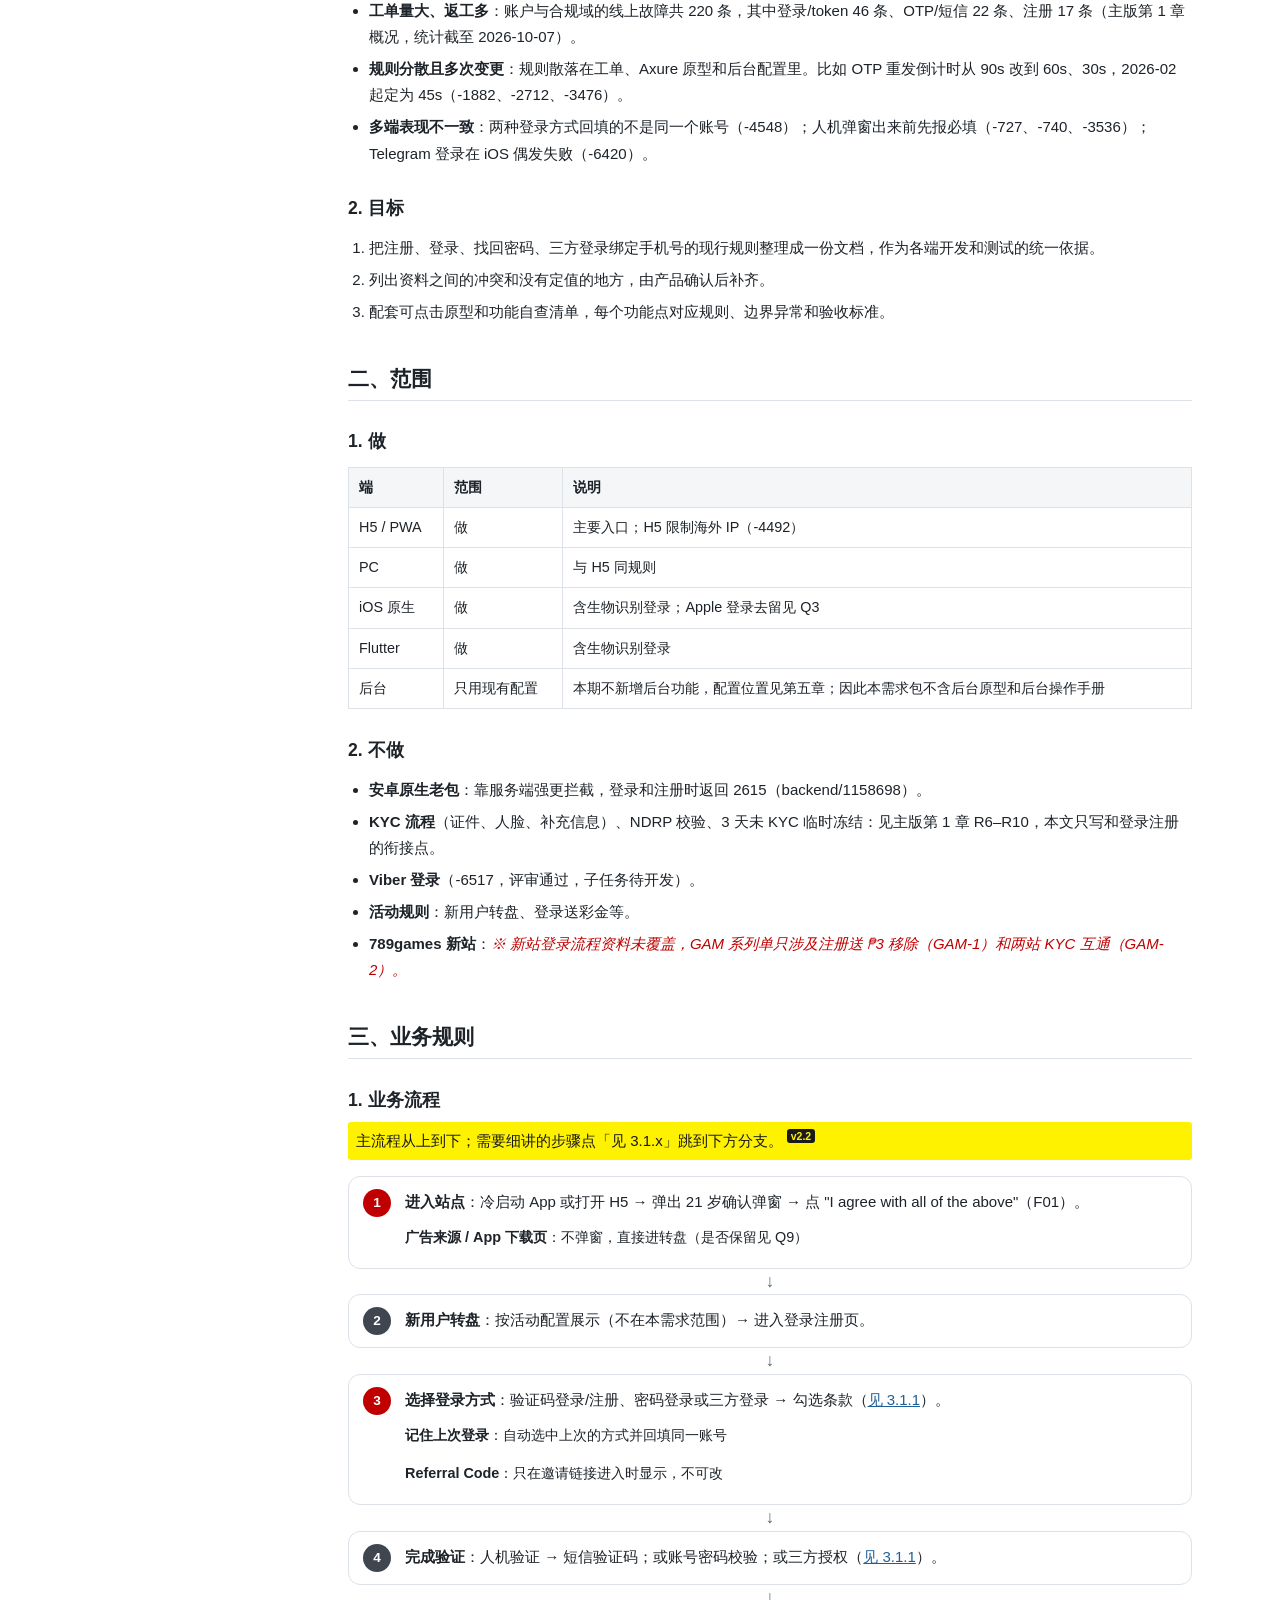
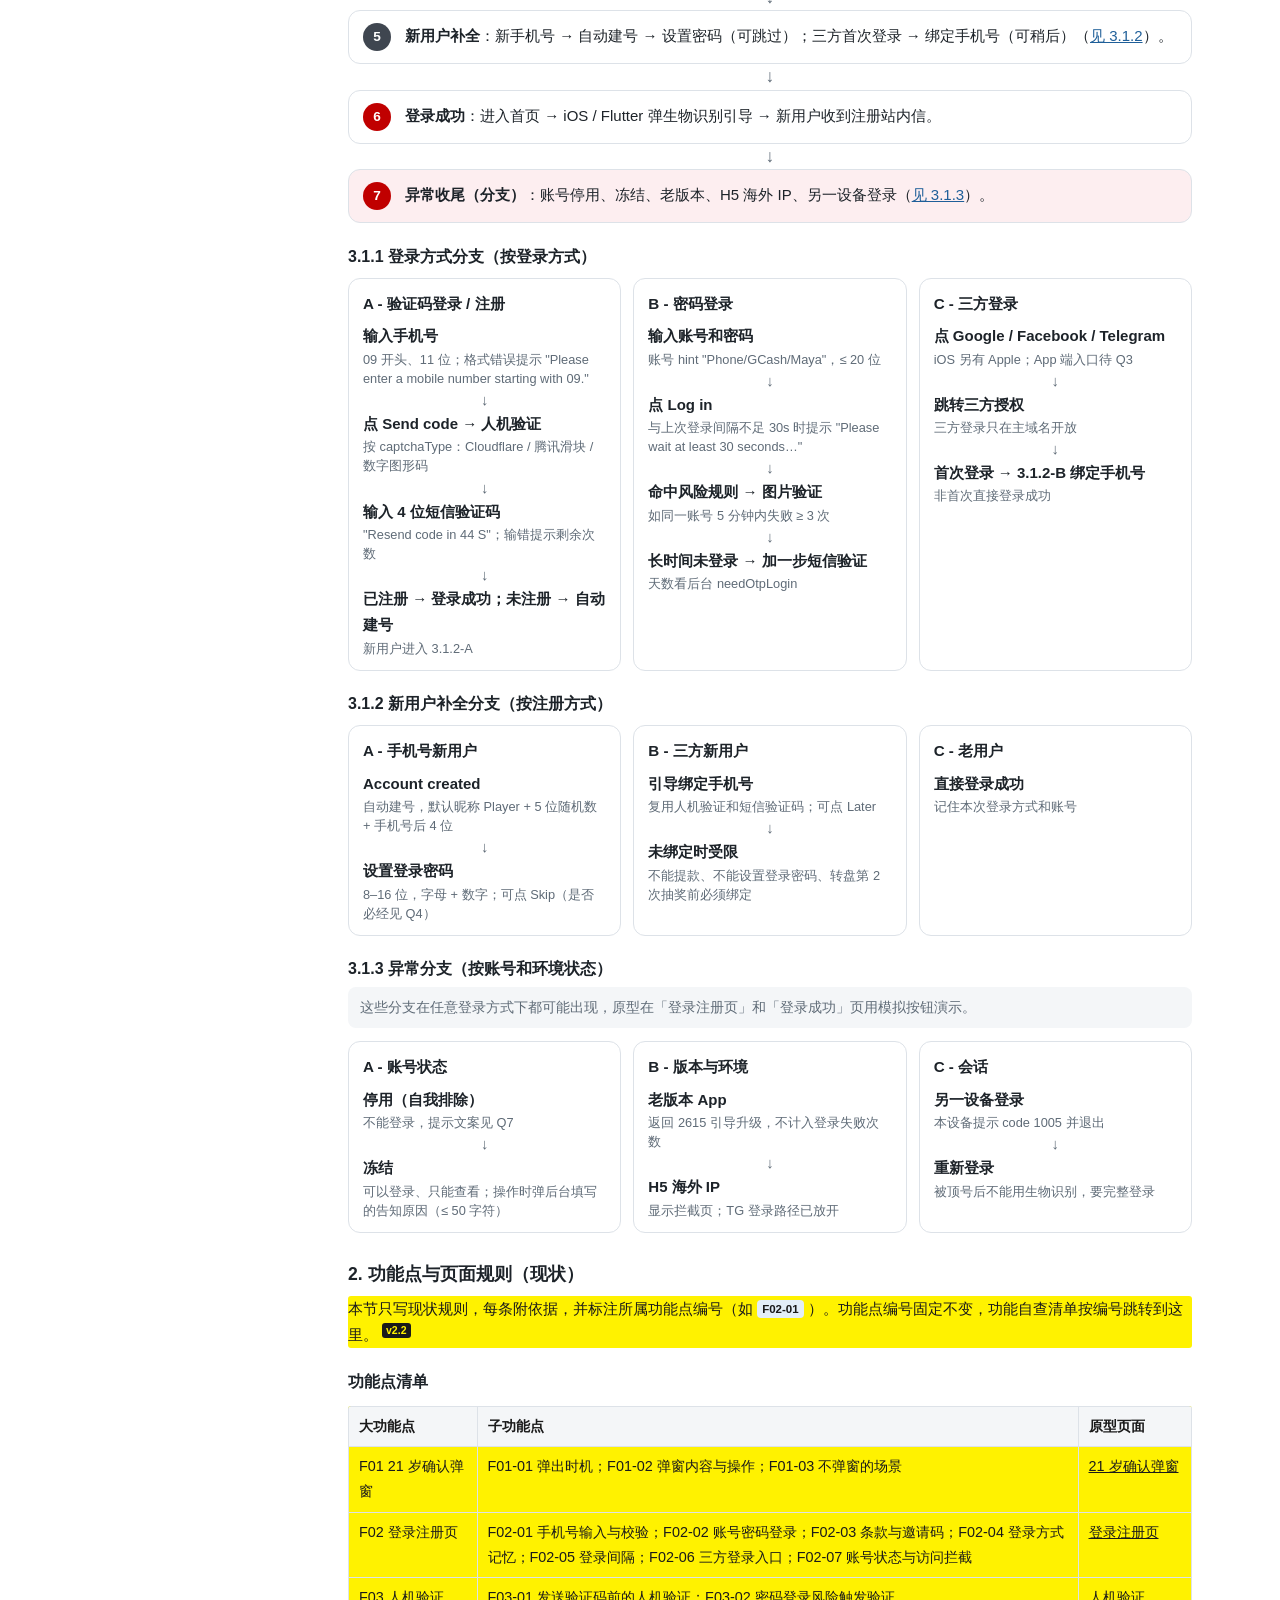
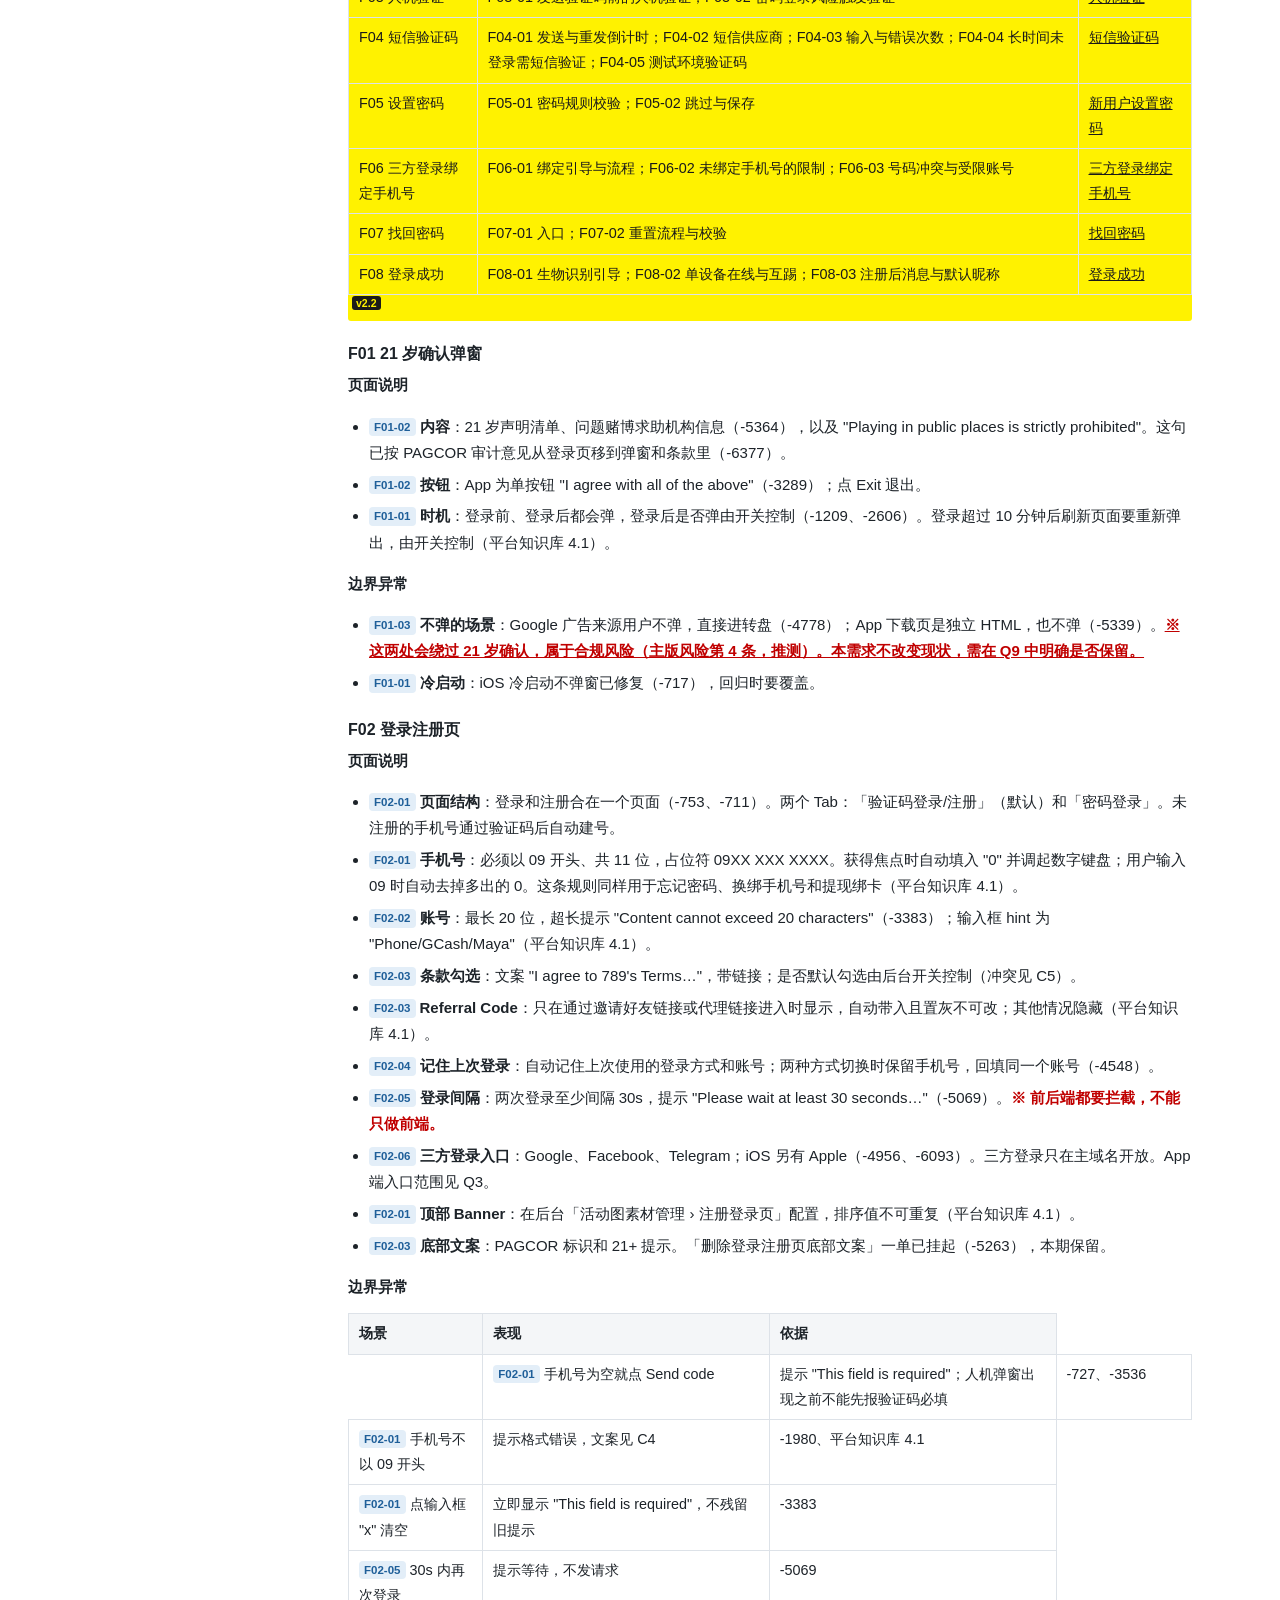
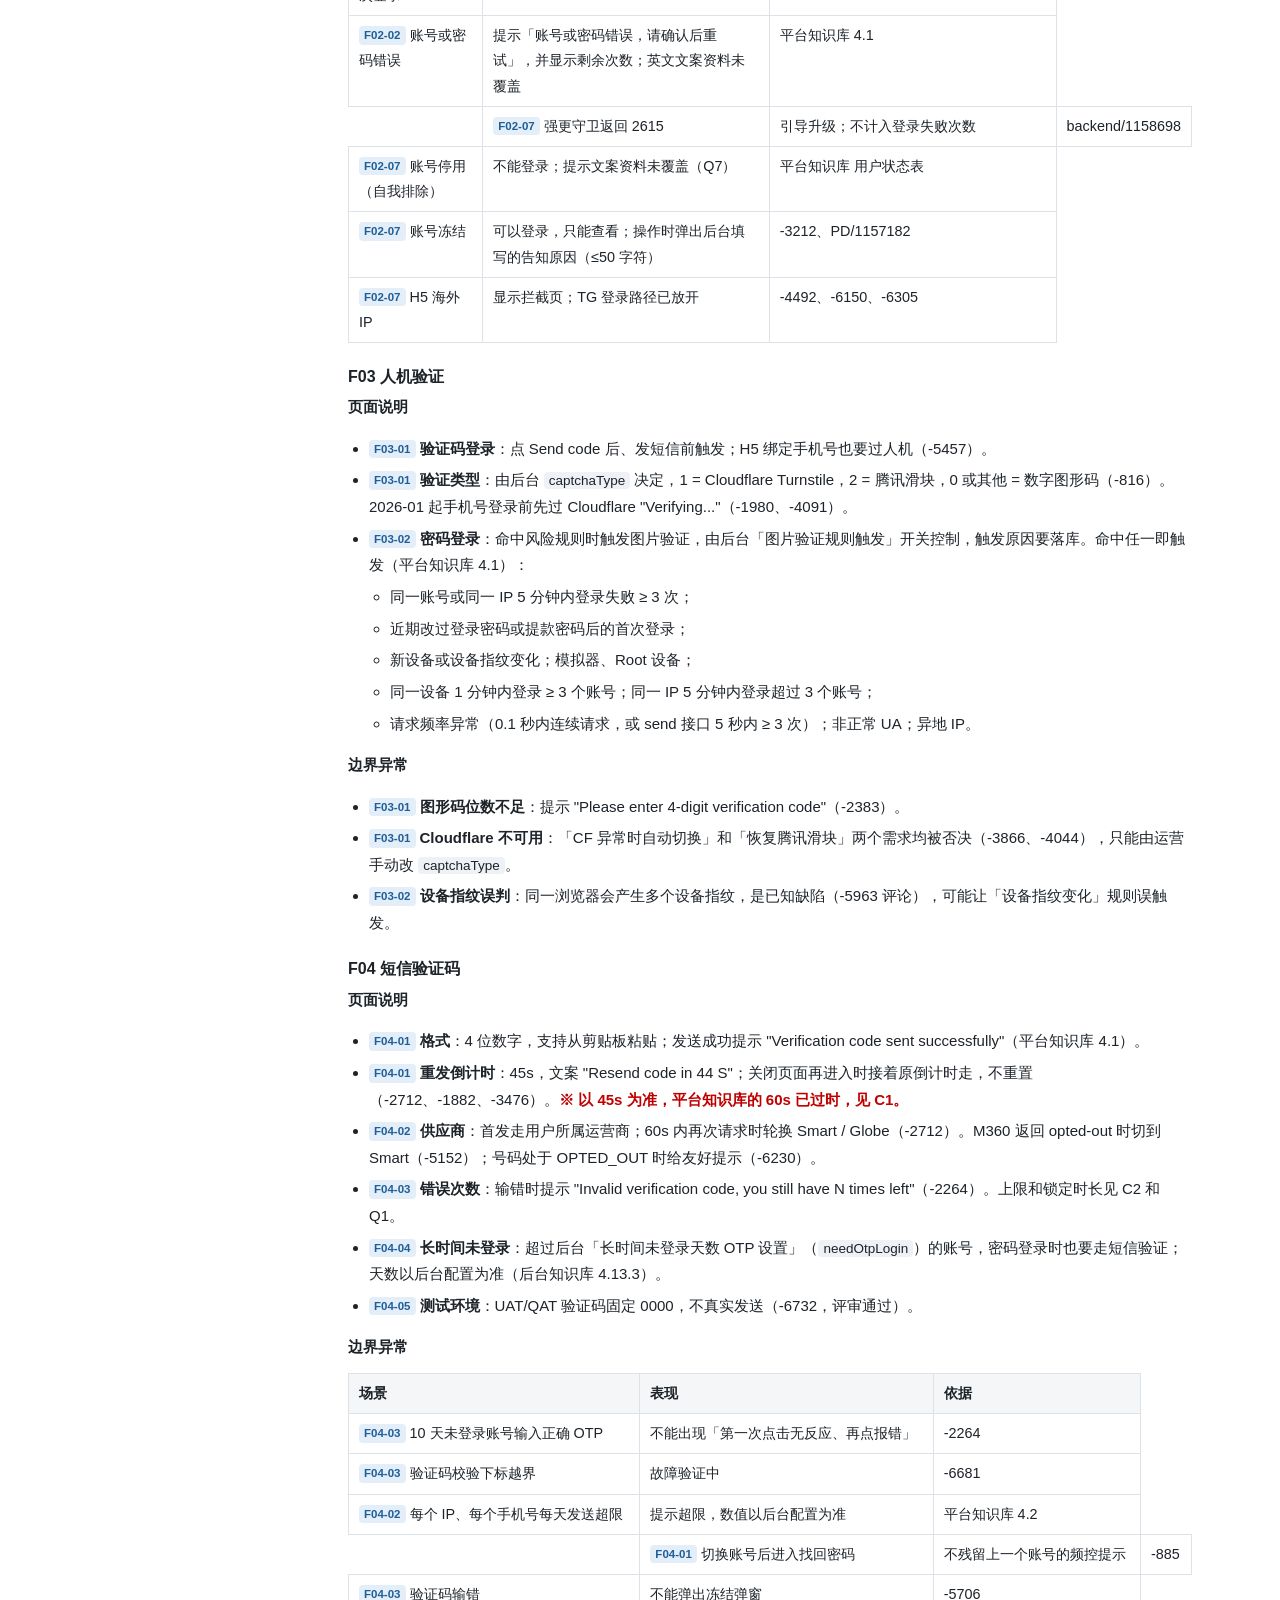
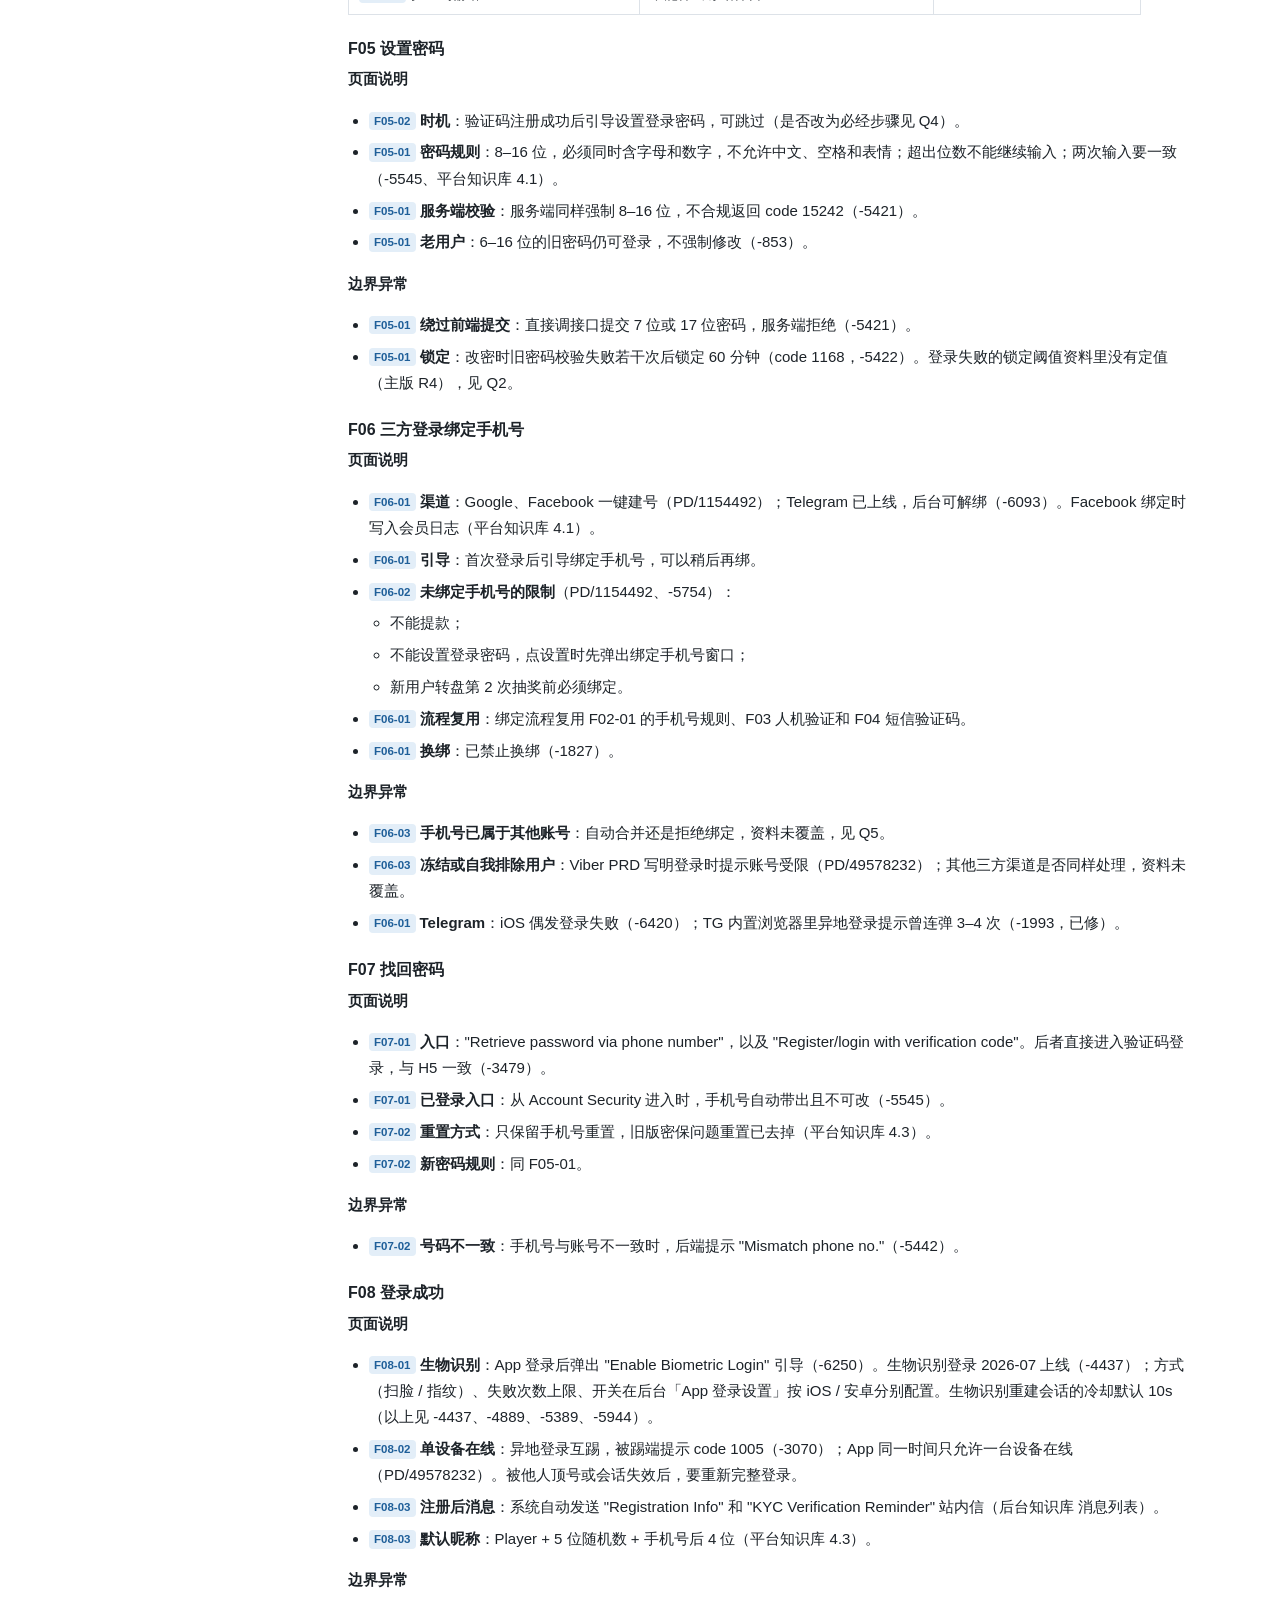
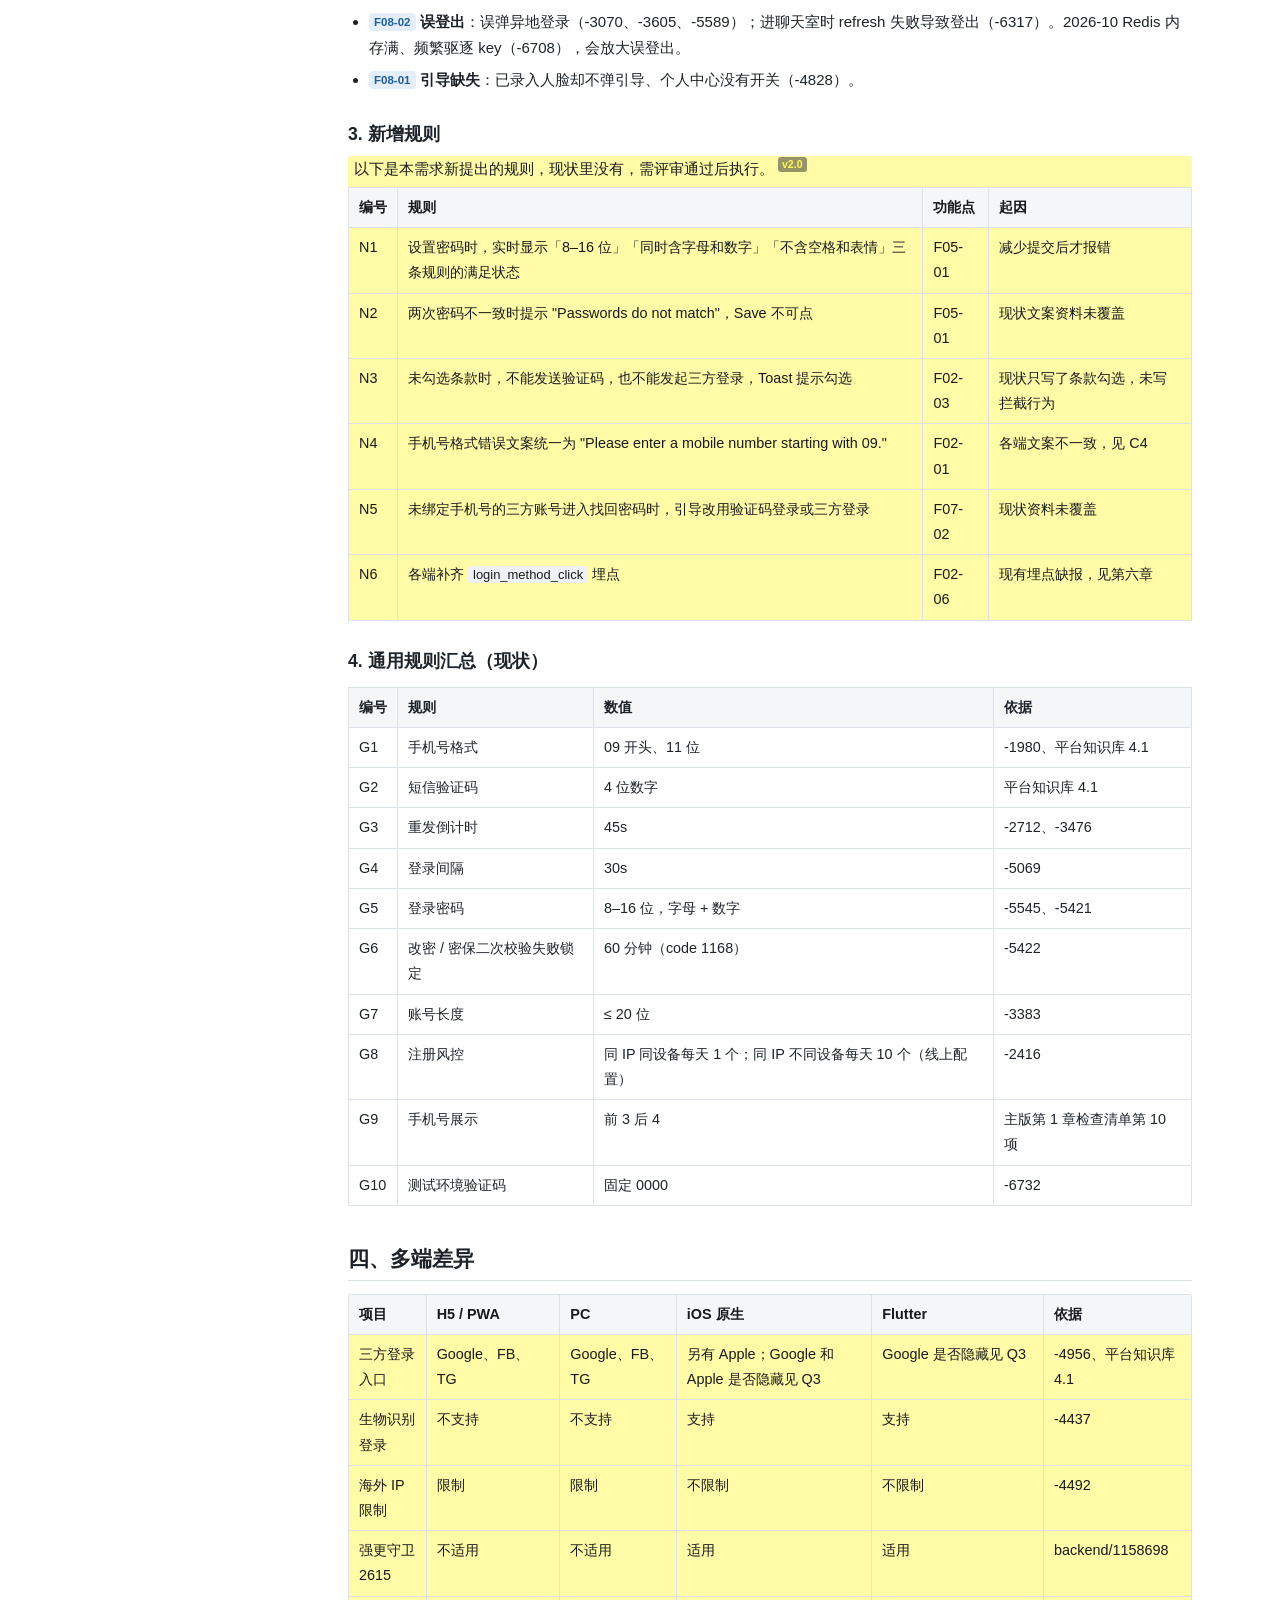
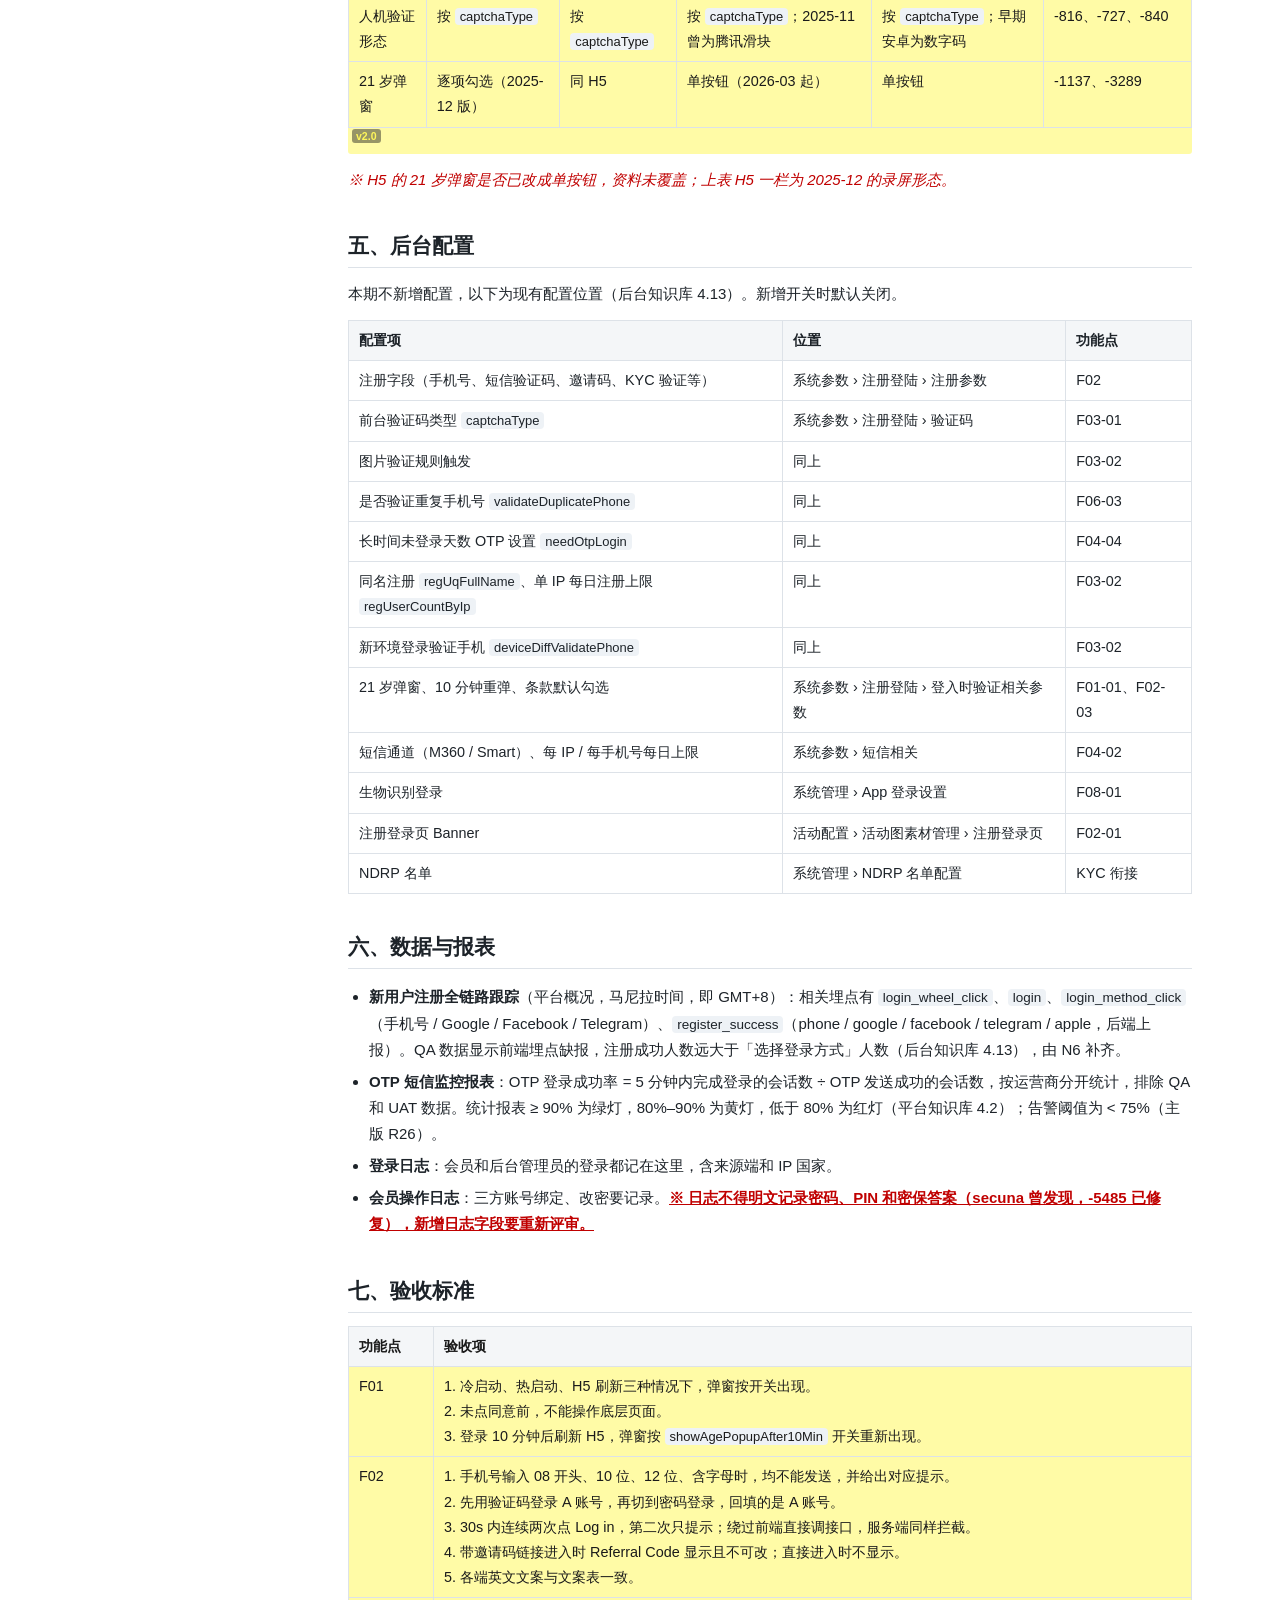
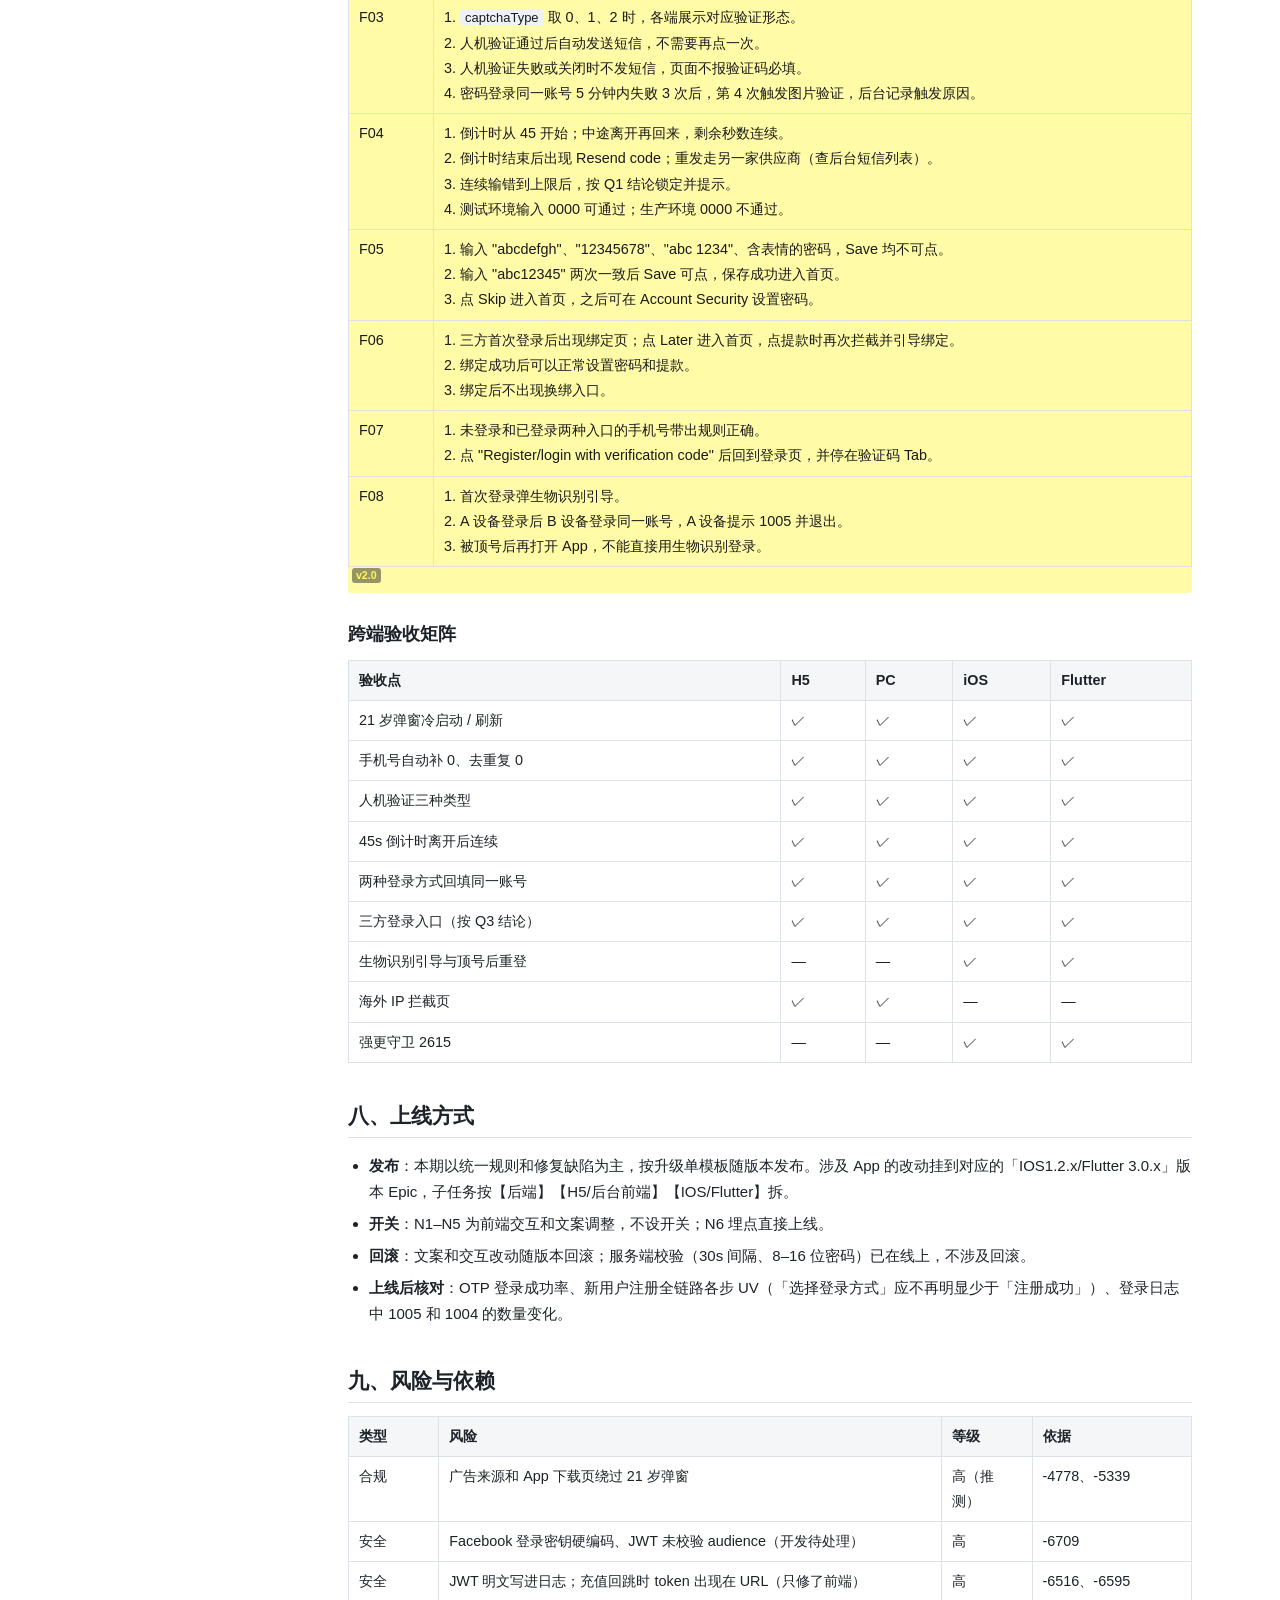
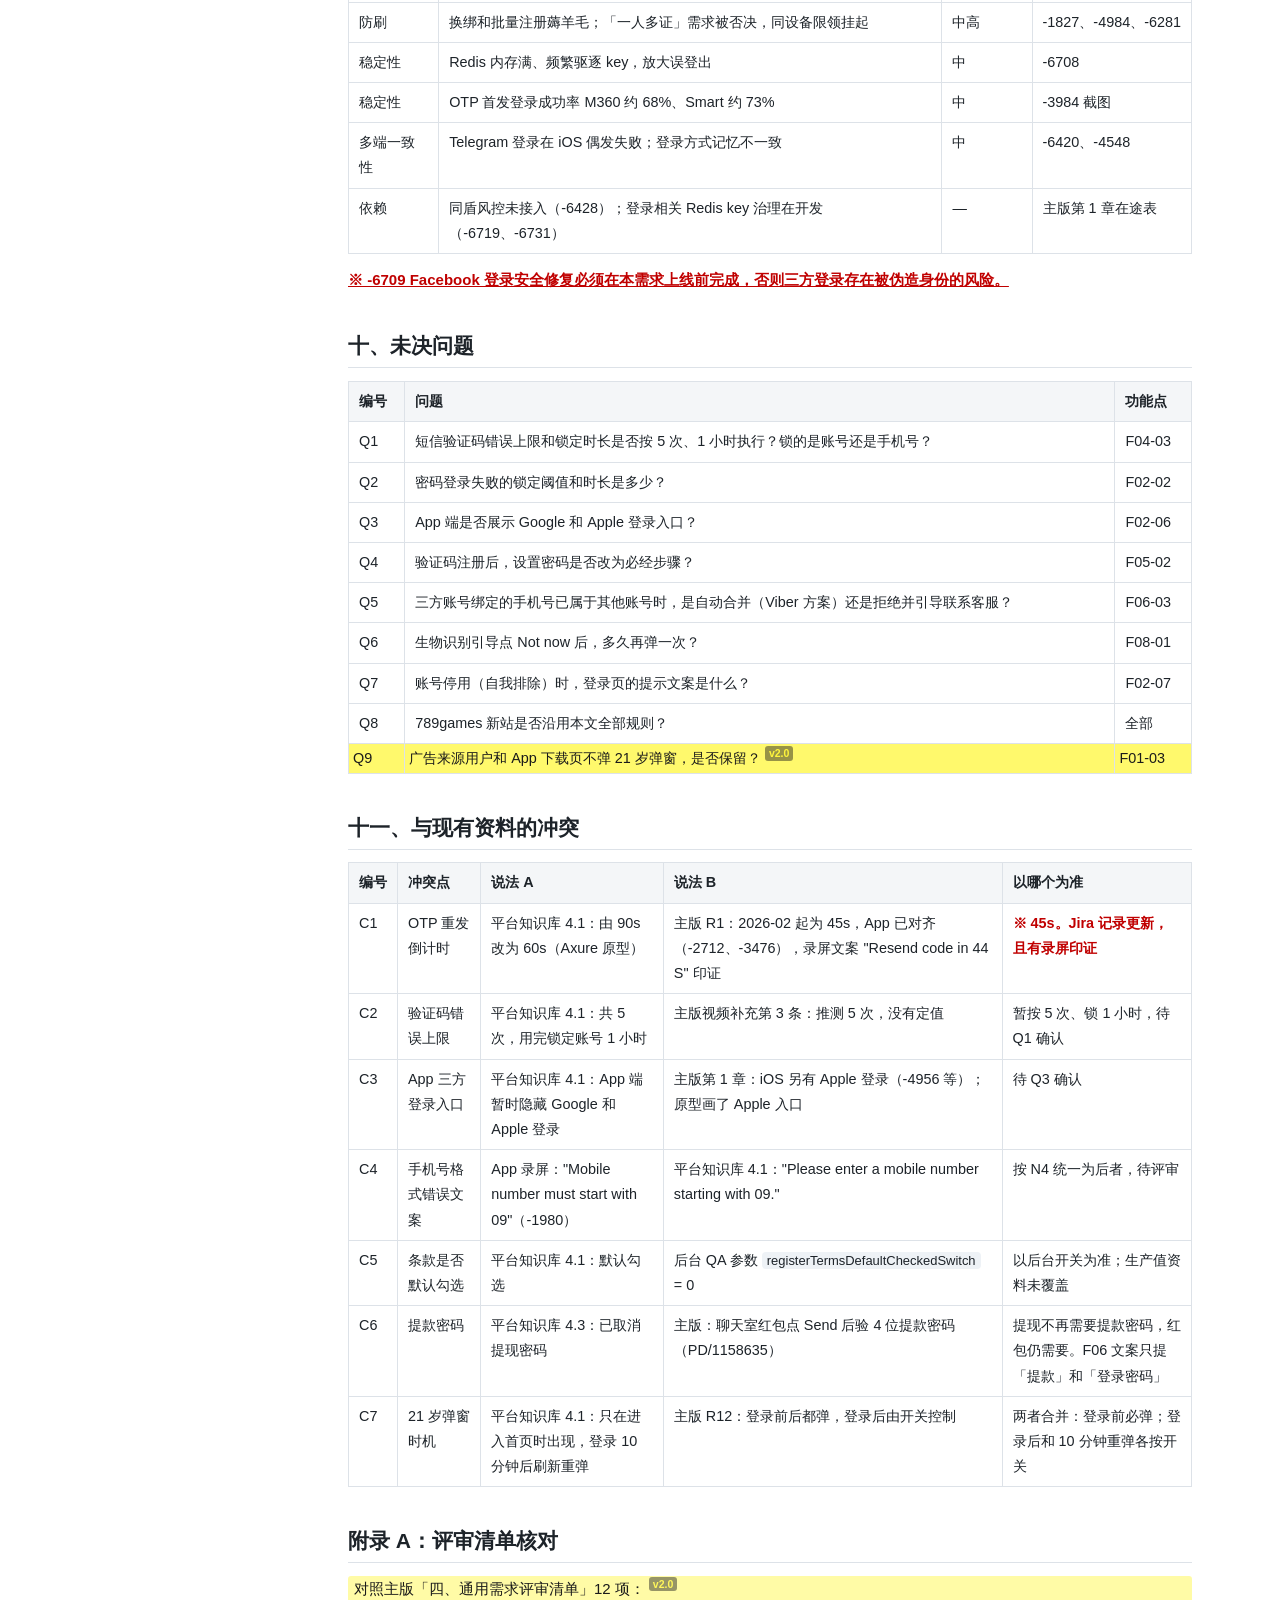
<file: docs/prd.html>
<!doctype html>
<html lang="zh-CN">
<head>
<meta charset="utf-8">
<meta name="viewport" content="width=device-width, initial-scale=1, viewport-fit=cover">
<title>注册登录 PRD</title>
<link rel="stylesheet" href="../assets/style.css">
</head>
<body>
<div class="with-nav">
<div id="fp-banner" class="fp-banner" hidden><span id="fp-text"></span><button type="button" id="fp-clear">清除标注</button></div>
<main class="doc" id="doc">

<header class="doc-head">
  <h1>789 注册登录流程 PRD</h1>
  <div class="meta">
    <span class="status">确认中</span>
    <span>版本 v2.2</span>
    <span>日期 2026-10-07</span>
    <span>时区 GMT+8</span>
  </div>
  <p class="muted" style="margin:0" id="doc-proto"><span class="vmark" data-v="v2.2">配套原型：本需求包「原型页面 › 前台页面」下的 8 个页面，与第三章 F01–F08 一一对应（对照表见附录 B）。<sup class="vtag" data-v="v2.2">v2.2</sup></span></p>
</header>

<blockquote>
<b>依据</b>：《789平台现状知识库》第 1 章与「四、通用需求评审清单」（v2.2）、《789Bingo平台知识库》第 4 章、《789Bingo管理后台知识库》4.13，以及其中引用的工单。单号未写前缀的均为 BB2025789。
</blockquote>

<h2 id="ver">需求版本管理表</h2>
<div class="tbl vmark" data-v="v2.2" style="padding:0">
<table id="vtable">
<tr><th>版本号</th><th>时间</th><th>修改人</th><th>概述</th><th>涉及章节</th></tr>
<tr data-v="v2.2" data-sum="测试打包样式"><td>v2.2</td><td>2026-10-07</td><td>Joshua</td><td>测试打包样式</td><td>
  <button class="linkbtn" type="button" data-chg="c22"></button>
  <ul class="chg" id="c22" hidden>
    <li><a href="#ver"><b>修改</b>：需求版本管理表 › 改为版本号 / 时间 / 修改人 / 概述 / 涉及章节五列</a></li>
    <li><a href="#toc"><b>新增</b>：全文目录（按正文标题自动生成）</a></li>
    <li><a href="#doc-proto"><b>修改</b>：文首 › 配套原型改为需求包内的 8 个页面</a></li>
    <li><a href="#s3-1"><b>修改</b>：3.1 业务流程 › 改为步骤卡片和分支卡片</a></li>
    <li><a href="#fp-list"><b>新增</b>：3.2 功能点清单（F01–F08，共 27 个子功能点）</a></li>
    <li><a href="#s3-2"><b>修改</b>：3.2 页面规则 › 各条规则标注功能点编号</a></li>
    <li><a href="#apx-b"><b>修改</b>：附录 B › 改为原型页面对照表</a></li>
  </ul>
</td></tr>
<tr data-v="v2.1" data-sum="按《生成内容规范》v2.2 改为单文件 HTML，与原型一起放入 Product Materials"><td>v2.1</td><td>2026-10-07</td><td>Joshua</td><td>按《生成内容规范》v2.2 改为单文件 HTML，与原型一起放入 Product Materials</td><td>
  <button class="linkbtn" type="button" data-chg="c21"></button>
  <ul class="chg" id="c21" hidden>
    <li><a href="#ver"><b>修改</b>：全文 › 输出格式由 Markdown 改为 HTML，正文内容不变</a></li>
  </ul>
</td></tr>
<tr data-v="v2.0" data-sum="按《生成内容规范》v2.0 重排章节结构"><td>v2.0</td><td>2026-10-07</td><td>Joshua</td><td>按《生成内容规范》v2.0 重排章节结构</td><td>
  <button class="linkbtn" type="button" data-chg="c20"></button>
  <ul class="chg" id="c20" hidden>
    <li><a href="#s3-3"><b>新增</b>：3.3 新增规则（N1–N6，与现状分开）</a></li>
    <li><a href="#s4"><b>新增</b>：四、多端差异</a></li>
    <li><a href="#s7"><b>修改</b>：七、验收标准（从各页面中拆出单列）</a></li>
    <li><a href="#q9"><b>新增</b>：十、未决问题 › Q9</a></li>
    <li><a href="#apx-a"><b>新增</b>：附录 A 评审清单核对</a></li>
  </ul>
</td></tr>
<tr data-v="v1.0" data-sum="创建注册登录 v1.0"><td>v1.0</td><td>2026-10-07</td><td>Joshua</td><td>创建注册登录 v1.0</td><td>全文</td></tr>
</table>
<sup class="vtag" data-v="v2.2">v2.2</sup>
</div>

<h2 id="toc">全文目录</h2>
<nav class="toc-full vmark" data-v="v2.2" aria-label="全文目录"><ol id="toc-list"></ol><sup class="vtag" data-v="v2.2">v2.2</sup></nav>

<!-- ================= 一 ================= -->
<h2 id="s1">一、背景与目标</h2>
<h3 id="s1-1">1. 背景</h3>
<ul>
<li><b>工单量大、返工多</b>：账户与合规域的线上故障共 220 条，其中登录/token 46 条、OTP/短信 22 条、注册 17 条（主版第 1 章概况，统计截至 2026-10-07）。</li>
<li><b>规则分散且多次变更</b>：规则散落在工单、Axure 原型和后台配置里。比如 OTP 重发倒计时从 90s 改到 60s、30s，2026-02 起定为 45s（-1882、-2712、-3476）。</li>
<li><b>多端表现不一致</b>：两种登录方式回填的不是同一个账号（-4548）；人机弹窗出来前先报必填（-727、-740、-3536）；Telegram 登录在 iOS 偶发失败（-6420）。</li>
</ul>
<h3 id="s1-2">2. 目标</h3>
<ol>
<li>把注册、登录、找回密码、三方登录绑定手机号的现行规则整理成一份文档，作为各端开发和测试的统一依据。</li>
<li>列出资料之间的冲突和没有定值的地方，由产品确认后补齐。</li>
<li>配套可点击原型和功能自查清单，每个功能点对应规则、边界异常和验收标准。</li>
</ol>

<!-- ================= 二 ================= -->
<h2 id="s2">二、范围</h2>
<h3 id="s2-1">1. 做</h3>
<div class="tbl"><table>
<tr><th>端</th><th>范围</th><th>说明</th></tr>
<tr><td>H5 / PWA</td><td>做</td><td>主要入口；H5 限制海外 IP（-4492）</td></tr>
<tr><td>PC</td><td>做</td><td>与 H5 同规则</td></tr>
<tr><td>iOS 原生</td><td>做</td><td>含生物识别登录；Apple 登录去留见 Q3</td></tr>
<tr><td>Flutter</td><td>做</td><td>含生物识别登录</td></tr>
<tr><td>后台</td><td>只用现有配置</td><td>本期不新增后台功能，配置位置见第五章；因此本需求包不含后台原型和后台操作手册</td></tr>
</table></div>
<h3 id="s2-2">2. 不做</h3>
<ul>
<li><b>安卓原生老包</b>：靠服务端强更拦截，登录和注册时返回 2615（backend/1158698）。</li>
<li><b>KYC 流程</b>（证件、人脸、补充信息）、NDRP 校验、3 天未 KYC 临时冻结：见主版第 1 章 R6–R10，本文只写和登录注册的衔接点。</li>
<li><b>Viber 登录</b>（-6517，评审通过，子任务待开发）。</li>
<li><b>活动规则</b>：新用户转盘、登录送彩金等。</li>
<li><b>789games 新站</b>：<span class="warn-3">※ 新站登录流程资料未覆盖，GAM 系列单只涉及注册送 ₱3 移除（GAM-1）和两站 KYC 互通（GAM-2）。</span></li>
</ul>

<!-- ================= 三 ================= -->
<h2 id="s3">三、业务规则</h2>
<h3 id="s3-1">1. 业务流程</h3>
<div class="vmark" data-v="v2.2" style="padding:6px 8px">主流程从上到下；需要细讲的步骤点「见 3.1.x」跳到下方分支。<sup class="vtag" data-v="v2.2">v2.2</sup></div>

<div class="flow-main">
  <div class="fstep key" data-fp="F01-01 F01-02 F01-03"><div class="no">1</div><div class="body"><b>进入站点</b>：冷启动 App 或打开 H5 → 弹出 21 岁确认弹窗 → 点 "I agree with all of the above"（F01）。
    <ul class="cond"><li><b>广告来源 / App 下载页</b>：不弹窗，直接进转盘（是否保留见 Q9）</li></ul></div></div>
  <div class="farrow">↓</div>
  <div class="fstep"><div class="no">2</div><div class="body"><b>新用户转盘</b>：按活动配置展示（不在本需求范围）→ 进入登录注册页。</div></div>
  <div class="farrow">↓</div>
  <div class="fstep key" data-fp="F02-01 F02-02 F02-03 F02-04 F02-06"><div class="no">3</div><div class="body"><b>选择登录方式</b>：验证码登录/注册、密码登录或三方登录 → 勾选条款（<a href="#b311">见 3.1.1</a>）。
    <ul class="cond"><li><b>记住上次登录</b>：自动选中上次的方式并回填同一账号</li><li><b>Referral Code</b>：只在邀请链接进入时显示，不可改</li></ul></div></div>
  <div class="farrow">↓</div>
  <div class="fstep" data-fp="F03-01 F03-02 F04-01 F04-03"><div class="no">4</div><div class="body"><b>完成验证</b>：人机验证 → 短信验证码；或账号密码校验；或三方授权（<a href="#b311">见 3.1.1</a>）。</div></div>
  <div class="farrow">↓</div>
  <div class="fstep" data-fp="F05-01 F05-02 F06-01"><div class="no">5</div><div class="body"><b>新用户补全</b>：新手机号 → 自动建号 → 设置密码（可跳过）；三方首次登录 → 绑定手机号（可稍后）（<a href="#b312">见 3.1.2</a>）。</div></div>
  <div class="farrow">↓</div>
  <div class="fstep key" data-fp="F08-01 F08-03"><div class="no">6</div><div class="body"><b>登录成功</b>：进入首页 → iOS / Flutter 弹生物识别引导 → 新用户收到注册站内信。</div></div>
  <div class="farrow">↓</div>
  <div class="fstep branch" data-fp="F02-07 F08-02"><div class="no">7</div><div class="body"><b>异常收尾（分支）</b>：账号停用、冻结、老版本、H5 海外 IP、另一设备登录（<a href="#b313">见 3.1.3</a>）。</div></div>
</div>

<h4 id="b311">3.1.1 登录方式分支（按登录方式）</h4>
<div class="fbranches">
  <div class="fbr" data-fp="F02-01 F03-01 F04-01 F04-02 F04-03">
    <h5>A - 验证码登录 / 注册</h5>
    <p class="st"><b>输入手机号</b><small>09 开头、11 位；格式错误提示 "Please enter a mobile number starting with 09."</small></p><div class="dn">↓</div>
    <p class="st"><b>点 Send code → 人机验证</b><small>按 captchaType：Cloudflare / 腾讯滑块 / 数字图形码</small></p><div class="dn">↓</div>
    <p class="st"><b>输入 4 位短信验证码</b><small>"Resend code in 44 S"；输错提示剩余次数</small></p><div class="dn">↓</div>
    <p class="st"><b>已注册 → 登录成功；未注册 → 自动建号</b><small>新用户进入 3.1.2-A</small></p>
  </div>
  <div class="fbr" data-fp="F02-02 F02-05 F03-02 F04-04">
    <h5>B - 密码登录</h5>
    <p class="st"><b>输入账号和密码</b><small>账号 hint "Phone/GCash/Maya"，≤ 20 位</small></p><div class="dn">↓</div>
    <p class="st"><b>点 Log in</b><small>与上次登录间隔不足 30s 时提示 "Please wait at least 30 seconds…"</small></p><div class="dn">↓</div>
    <p class="st"><b>命中风险规则 → 图片验证</b><small>如同一账号 5 分钟内失败 ≥ 3 次</small></p><div class="dn">↓</div>
    <p class="st"><b>长时间未登录 → 加一步短信验证</b><small>天数看后台 needOtpLogin</small></p>
  </div>
  <div class="fbr" data-fp="F02-06 F06-01">
    <h5>C - 三方登录</h5>
    <p class="st"><b>点 Google / Facebook / Telegram</b><small>iOS 另有 Apple；App 端入口待 Q3</small></p><div class="dn">↓</div>
    <p class="st"><b>跳转三方授权</b><small>三方登录只在主域名开放</small></p><div class="dn">↓</div>
    <p class="st"><b>首次登录 → 3.1.2-B 绑定手机号</b><small>非首次直接登录成功</small></p>
  </div>
</div>

<h4 id="b312">3.1.2 新用户补全分支（按注册方式）</h4>
<div class="fbranches">
  <div class="fbr" data-fp="F05-01 F05-02">
    <h5>A - 手机号新用户</h5>
    <p class="st"><b>Account created</b><small>自动建号，默认昵称 Player + 5 位随机数 + 手机号后 4 位</small></p><div class="dn">↓</div>
    <p class="st"><b>设置登录密码</b><small>8–16 位，字母 + 数字；可点 Skip（是否必经见 Q4）</small></p>
  </div>
  <div class="fbr" data-fp="F06-01 F06-02 F06-03">
    <h5>B - 三方新用户</h5>
    <p class="st"><b>引导绑定手机号</b><small>复用人机验证和短信验证码；可点 Later</small></p><div class="dn">↓</div>
    <p class="st"><b>未绑定时受限</b><small>不能提款、不能设置登录密码、转盘第 2 次抽奖前必须绑定</small></p>
  </div>
  <div class="fbr" data-fp="F02-04">
    <h5>C - 老用户</h5>
    <p class="st"><b>直接登录成功</b><small>记住本次登录方式和账号</small></p>
  </div>
</div>

<h4 id="b313">3.1.3 异常分支（按账号和环境状态）</h4>
<div class="fnote">这些分支在任意登录方式下都可能出现，原型在「登录注册页」和「登录成功」页用模拟按钮演示。</div>
<div class="fbranches">
  <div class="fbr" data-fp="F02-07">
    <h5>A - 账号状态</h5>
    <p class="st"><b>停用（自我排除）</b><small>不能登录，提示文案见 Q7</small></p><div class="dn">↓</div>
    <p class="st"><b>冻结</b><small>可以登录、只能查看；操作时弹后台填写的告知原因（≤ 50 字符）</small></p>
  </div>
  <div class="fbr" data-fp="F02-07">
    <h5>B - 版本与环境</h5>
    <p class="st"><b>老版本 App</b><small>返回 2615 引导升级，不计入登录失败次数</small></p><div class="dn">↓</div>
    <p class="st"><b>H5 海外 IP</b><small>显示拦截页；TG 登录路径已放开</small></p>
  </div>
  <div class="fbr" data-fp="F08-02">
    <h5>C - 会话</h5>
    <p class="st"><b>另一设备登录</b><small>本设备提示 code 1005 并退出</small></p><div class="dn">↓</div>
    <p class="st"><b>重新登录</b><small>被顶号后不能用生物识别，要完整登录</small></p>
  </div>
</div>

<h3 id="s3-2">2. 功能点与页面规则（现状）</h3>
<p class="vmark" data-v="v2.2">本节只写现状规则，每条附依据，并标注所属功能点编号（如 <span class="fp">F02-01</span>）。功能点编号固定不变，功能自查清单按编号跳转到这里。<sup class="vtag" data-v="v2.2">v2.2</sup></p>

<h4 id="fp-list">功能点清单</h4>
<div class="tbl vmark" data-v="v2.2" style="padding:0">
<table id="fp-table">
<tr><th>大功能点</th><th>子功能点</th><th>原型页面</th></tr>
<tr data-fp="F01"><td>F01 21 岁确认弹窗</td><td>F01-01 弹出时机；F01-02 弹窗内容与操作；F01-03 不弹窗的场景</td><td><a href="../prototype/front/age-gate.html">21 岁确认弹窗</a></td></tr>
<tr data-fp="F02"><td>F02 登录注册页</td><td>F02-01 手机号输入与校验；F02-02 账号密码登录；F02-03 条款与邀请码；F02-04 登录方式记忆；F02-05 登录间隔；F02-06 三方登录入口；F02-07 账号状态与访问拦截</td><td><a href="../prototype/front/login.html">登录注册页</a></td></tr>
<tr data-fp="F03"><td>F03 人机验证</td><td>F03-01 发送验证码前的人机验证；F03-02 密码登录风险触发验证</td><td><a href="../prototype/front/captcha.html">人机验证</a></td></tr>
<tr data-fp="F04"><td>F04 短信验证码</td><td>F04-01 发送与重发倒计时；F04-02 短信供应商；F04-03 输入与错误次数；F04-04 长时间未登录需短信验证；F04-05 测试环境验证码</td><td><a href="../prototype/front/otp.html">短信验证码</a></td></tr>
<tr data-fp="F05"><td>F05 设置密码</td><td>F05-01 密码规则校验；F05-02 跳过与保存</td><td><a href="../prototype/front/set-password.html">新用户设置密码</a></td></tr>
<tr data-fp="F06"><td>F06 三方登录绑定手机号</td><td>F06-01 绑定引导与流程；F06-02 未绑定手机号的限制；F06-03 号码冲突与受限账号</td><td><a href="../prototype/front/bind-phone.html">三方登录绑定手机号</a></td></tr>
<tr data-fp="F07"><td>F07 找回密码</td><td>F07-01 入口；F07-02 重置流程与校验</td><td><a href="../prototype/front/forgot-password.html">找回密码</a></td></tr>
<tr data-fp="F08"><td>F08 登录成功</td><td>F08-01 生物识别引导；F08-02 单设备在线与互踢；F08-03 注册后消息与默认昵称</td><td><a href="../prototype/front/home.html">登录成功</a></td></tr>
</table>
<sup class="vtag" data-v="v2.2">v2.2</sup>
</div>

<h4 id="pg-F01" data-fp="F01">F01 21 岁确认弹窗</h4>
<p><b>页面说明</b></p>
<ul>
<li data-fp="F01-02"><span class="fp">F01-02</span><b>内容</b>：21 岁声明清单、问题赌博求助机构信息（-5364），以及 "Playing in public places is strictly prohibited"。这句已按 PAGCOR 审计意见从登录页移到弹窗和条款里（-6377）。</li>
<li data-fp="F01-02"><span class="fp">F01-02</span><b>按钮</b>：App 为单按钮 "I agree with all of the above"（-3289）；点 Exit 退出。</li>
<li data-fp="F01-01"><span class="fp">F01-01</span><b>时机</b>：登录前、登录后都会弹，登录后是否弹由开关控制（-1209、-2606）。登录超过 10 分钟后刷新页面要重新弹出，由开关控制（平台知识库 4.1）。</li>
</ul>
<p><b>边界异常</b></p>
<ul>
<li data-fp="F01-03"><span class="fp">F01-03</span><b>不弹的场景</b>：Google 广告来源用户不弹，直接进转盘（-4778）；App 下载页是独立 HTML，也不弹（-5339）。<span class="warn-1">※ 这两处会绕过 21 岁确认，属于合规风险（主版风险第 4 条，推测）。本需求不改变现状，需在 Q9 中明确是否保留。</span></li>
<li data-fp="F01-01"><span class="fp">F01-01</span><b>冷启动</b>：iOS 冷启动不弹窗已修复（-717），回归时要覆盖。</li>
</ul>

<h4 id="pg-F02" data-fp="F02">F02 登录注册页</h4>
<p><b>页面说明</b></p>
<ul>
<li data-fp="F02-01 F02-02"><span class="fp">F02-01</span><b>页面结构</b>：登录和注册合在一个页面（-753、-711）。两个 Tab：「验证码登录/注册」（默认）和「密码登录」。未注册的手机号通过验证码后自动建号。</li>
<li data-fp="F02-01"><span class="fp">F02-01</span><b>手机号</b>：必须以 09 开头、共 11 位，占位符 09XX XXX XXXX。获得焦点时自动填入 "0" 并调起数字键盘；用户输入 09 时自动去掉多出的 0。这条规则同样用于忘记密码、换绑手机号和提现绑卡（平台知识库 4.1）。</li>
<li data-fp="F02-02"><span class="fp">F02-02</span><b>账号</b>：最长 20 位，超长提示 "Content cannot exceed 20 characters"（-3383）；输入框 hint 为 "Phone/GCash/Maya"（平台知识库 4.1）。</li>
<li data-fp="F02-03"><span class="fp">F02-03</span><b>条款勾选</b>：文案 "I agree to 789's Terms…"，带链接；是否默认勾选由后台开关控制（冲突见 C5）。</li>
<li data-fp="F02-03"><span class="fp">F02-03</span><b>Referral Code</b>：只在通过邀请好友链接或代理链接进入时显示，自动带入且置灰不可改；其他情况隐藏（平台知识库 4.1）。</li>
<li data-fp="F02-04"><span class="fp">F02-04</span><b>记住上次登录</b>：自动记住上次使用的登录方式和账号；两种方式切换时保留手机号，回填同一个账号（-4548）。</li>
<li data-fp="F02-05"><span class="fp">F02-05</span><b>登录间隔</b>：两次登录至少间隔 30s，提示 "Please wait at least 30 seconds…"（-5069）。<span class="warn-2">※ 前后端都要拦截，不能只做前端。</span></li>
<li data-fp="F02-06"><span class="fp">F02-06</span><b>三方登录入口</b>：Google、Facebook、Telegram；iOS 另有 Apple（-4956、-6093）。三方登录只在主域名开放。App 端入口范围见 Q3。</li>
<li data-fp="F02-01"><span class="fp">F02-01</span><b>顶部 Banner</b>：在后台「活动图素材管理 › 注册登录页」配置，排序值不可重复（平台知识库 4.1）。</li>
<li data-fp="F02-03"><span class="fp">F02-03</span><b>底部文案</b>：PAGCOR 标识和 21+ 提示。「删除登录注册页底部文案」一单已挂起（-5263），本期保留。</li>
</ul>
<p><b>边界异常</b></p>
<div class="tbl"><table>
<tr><th>场景</th><th>表现</th><th>依据</th></tr>
<tr data-fp="F02-01 F03-01"><td><span class="fp">F02-01</span>手机号为空就点 Send code</td><td>提示 "This field is required"；人机弹窗出现之前不能先报验证码必填</td><td>-727、-3536</td></tr>
<tr data-fp="F02-01"><td><span class="fp">F02-01</span>手机号不以 09 开头</td><td>提示格式错误，文案见 C4</td><td>-1980、平台知识库 4.1</td></tr>
<tr data-fp="F02-01 F02-02"><td><span class="fp">F02-01</span>点输入框 "x" 清空</td><td>立即显示 "This field is required"，不残留旧提示</td><td>-3383</td></tr>
<tr data-fp="F02-05"><td><span class="fp">F02-05</span>30s 内再次登录</td><td>提示等待，不发请求</td><td>-5069</td></tr>
<tr data-fp="F02-02"><td><span class="fp">F02-02</span>账号或密码错误</td><td>提示「账号或密码错误，请确认后重试」，并显示剩余次数；英文文案资料未覆盖</td><td>平台知识库 4.1</td></tr>
<tr data-fp="F02-07"><td><span class="fp">F02-07</span>强更守卫返回 2615</td><td>引导升级；不计入登录失败次数</td><td>backend/1158698</td></tr>
<tr data-fp="F02-07"><td><span class="fp">F02-07</span>账号停用（自我排除）</td><td>不能登录；提示文案资料未覆盖（Q7）</td><td>平台知识库 用户状态表</td></tr>
<tr data-fp="F02-07"><td><span class="fp">F02-07</span>账号冻结</td><td>可以登录，只能查看；操作时弹出后台填写的告知原因（≤50 字符）</td><td>-3212、PD/1157182</td></tr>
<tr data-fp="F02-07"><td><span class="fp">F02-07</span>H5 海外 IP</td><td>显示拦截页；TG 登录路径已放开</td><td>-4492、-6150、-6305</td></tr>
</table></div>

<h4 id="pg-F03" data-fp="F03">F03 人机验证</h4>
<p><b>页面说明</b></p>
<ul>
<li data-fp="F03-01"><span class="fp">F03-01</span><b>验证码登录</b>：点 Send code 后、发短信前触发；H5 绑定手机号也要过人机（-5457）。</li>
<li data-fp="F03-01"><span class="fp">F03-01</span><b>验证类型</b>：由后台 <code>captchaType</code> 决定，1 = Cloudflare Turnstile，2 = 腾讯滑块，0 或其他 = 数字图形码（-816）。2026-01 起手机号登录前先过 Cloudflare "Verifying..."（-1980、-4091）。</li>
<li data-fp="F03-02"><span class="fp">F03-02</span><b>密码登录</b>：命中风险规则时触发图片验证，由后台「图片验证规则触发」开关控制，触发原因要落库。命中任一即触发（平台知识库 4.1）：
  <ul>
  <li>同一账号或同一 IP 5 分钟内登录失败 ≥ 3 次；</li>
  <li>近期改过登录密码或提款密码后的首次登录；</li>
  <li>新设备或设备指纹变化；模拟器、Root 设备；</li>
  <li>同一设备 1 分钟内登录 ≥ 3 个账号；同一 IP 5 分钟内登录超过 3 个账号；</li>
  <li>请求频率异常（0.1 秒内连续请求，或 send 接口 5 秒内 ≥ 3 次）；非正常 UA；异地 IP。</li>
  </ul></li>
</ul>
<p><b>边界异常</b></p>
<ul>
<li data-fp="F03-01"><span class="fp">F03-01</span><b>图形码位数不足</b>：提示 "Please enter 4-digit verification code"（-2383）。</li>
<li data-fp="F03-01"><span class="fp">F03-01</span><b>Cloudflare 不可用</b>：「CF 异常时自动切换」和「恢复腾讯滑块」两个需求均被否决（-3866、-4044），只能由运营手动改 <code>captchaType</code>。</li>
<li data-fp="F03-02"><span class="fp">F03-02</span><b>设备指纹误判</b>：同一浏览器会产生多个设备指纹，是已知缺陷（-5963 评论），可能让「设备指纹变化」规则误触发。</li>
</ul>

<h4 id="pg-F04" data-fp="F04">F04 短信验证码</h4>
<p><b>页面说明</b></p>
<ul>
<li data-fp="F04-01"><span class="fp">F04-01</span><b>格式</b>：4 位数字，支持从剪贴板粘贴；发送成功提示 "Verification code sent successfully"（平台知识库 4.1）。</li>
<li data-fp="F04-01"><span class="fp">F04-01</span><b>重发倒计时</b>：45s，文案 "Resend code in 44 S"；关闭页面再进入时接着原倒计时走，不重置（-2712、-1882、-3476）。<span class="warn-2">※ 以 45s 为准，平台知识库的 60s 已过时，见 C1。</span></li>
<li data-fp="F04-02"><span class="fp">F04-02</span><b>供应商</b>：首发走用户所属运营商；60s 内再次请求时轮换 Smart / Globe（-2712）。M360 返回 opted-out 时切到 Smart（-5152）；号码处于 OPTED_OUT 时给友好提示（-6230）。</li>
<li data-fp="F04-03"><span class="fp">F04-03</span><b>错误次数</b>：输错时提示 "Invalid verification code, you still have N times left"（-2264）。上限和锁定时长见 C2 和 Q1。</li>
<li data-fp="F04-04"><span class="fp">F04-04</span><b>长时间未登录</b>：超过后台「长时间未登录天数 OTP 设置」（<code>needOtpLogin</code>）的账号，密码登录时也要走短信验证；天数以后台配置为准（后台知识库 4.13.3）。</li>
<li data-fp="F04-05"><span class="fp">F04-05</span><b>测试环境</b>：UAT/QAT 验证码固定 0000，不真实发送（-6732，评审通过）。</li>
</ul>
<p><b>边界异常</b></p>
<div class="tbl"><table>
<tr><th>场景</th><th>表现</th><th>依据</th></tr>
<tr data-fp="F04-03"><td><span class="fp">F04-03</span>10 天未登录账号输入正确 OTP</td><td>不能出现「第一次点击无反应、再点报错」</td><td>-2264</td></tr>
<tr data-fp="F04-03"><td><span class="fp">F04-03</span>验证码校验下标越界</td><td>故障验证中</td><td>-6681</td></tr>
<tr data-fp="F04-02"><td><span class="fp">F04-02</span>每个 IP、每个手机号每天发送超限</td><td>提示超限，数值以后台配置为准</td><td>平台知识库 4.2</td></tr>
<tr data-fp="F04-01 F07-02"><td><span class="fp">F04-01</span>切换账号后进入找回密码</td><td>不残留上一个账号的频控提示</td><td>-885</td></tr>
<tr data-fp="F04-03"><td><span class="fp">F04-03</span>验证码输错</td><td>不能弹出冻结弹窗</td><td>-5706</td></tr>
</table></div>

<h4 id="pg-F05" data-fp="F05">F05 设置密码</h4>
<p><b>页面说明</b></p>
<ul>
<li data-fp="F05-02"><span class="fp">F05-02</span><b>时机</b>：验证码注册成功后引导设置登录密码，可跳过（是否改为必经步骤见 Q4）。</li>
<li data-fp="F05-01"><span class="fp">F05-01</span><b>密码规则</b>：8–16 位，必须同时含字母和数字，不允许中文、空格和表情；超出位数不能继续输入；两次输入要一致（-5545、平台知识库 4.1）。</li>
<li data-fp="F05-01"><span class="fp">F05-01</span><b>服务端校验</b>：服务端同样强制 8–16 位，不合规返回 code 15242（-5421）。</li>
<li data-fp="F05-01"><span class="fp">F05-01</span><b>老用户</b>：6–16 位的旧密码仍可登录，不强制修改（-853）。</li>
</ul>
<p><b>边界异常</b></p>
<ul>
<li data-fp="F05-01"><span class="fp">F05-01</span><b>绕过前端提交</b>：直接调接口提交 7 位或 17 位密码，服务端拒绝（-5421）。</li>
<li data-fp="F05-01"><span class="fp">F05-01</span><b>锁定</b>：改密时旧密码校验失败若干次后锁定 60 分钟（code 1168，-5422）。登录失败的锁定阈值资料里没有定值（主版 R4），见 Q2。</li>
</ul>

<h4 id="pg-F06" data-fp="F06">F06 三方登录绑定手机号</h4>
<p><b>页面说明</b></p>
<ul>
<li data-fp="F06-01"><span class="fp">F06-01</span><b>渠道</b>：Google、Facebook 一键建号（PD/1154492）；Telegram 已上线，后台可解绑（-6093）。Facebook 绑定时写入会员日志（平台知识库 4.1）。</li>
<li data-fp="F06-01"><span class="fp">F06-01</span><b>引导</b>：首次登录后引导绑定手机号，可以稍后再绑。</li>
<li data-fp="F06-02"><span class="fp">F06-02</span><b>未绑定手机号的限制</b>（PD/1154492、-5754）：
  <ul>
  <li>不能提款；</li>
  <li>不能设置登录密码，点设置时先弹出绑定手机号窗口；</li>
  <li>新用户转盘第 2 次抽奖前必须绑定。</li>
  </ul></li>
<li data-fp="F06-01"><span class="fp">F06-01</span><b>流程复用</b>：绑定流程复用 F02-01 的手机号规则、F03 人机验证和 F04 短信验证码。</li>
<li data-fp="F06-01"><span class="fp">F06-01</span><b>换绑</b>：已禁止换绑（-1827）。</li>
</ul>
<p><b>边界异常</b></p>
<ul>
<li data-fp="F06-03"><span class="fp">F06-03</span><b>手机号已属于其他账号</b>：自动合并还是拒绝绑定，资料未覆盖，见 Q5。</li>
<li data-fp="F06-03"><span class="fp">F06-03</span><b>冻结或自我排除用户</b>：Viber PRD 写明登录时提示账号受限（PD/49578232）；其他三方渠道是否同样处理，资料未覆盖。</li>
<li data-fp="F06-01"><span class="fp">F06-01</span><b>Telegram</b>：iOS 偶发登录失败（-6420）；TG 内置浏览器里异地登录提示曾连弹 3–4 次（-1993，已修）。</li>
</ul>

<h4 id="pg-F07" data-fp="F07">F07 找回密码</h4>
<p><b>页面说明</b></p>
<ul>
<li data-fp="F07-01"><span class="fp">F07-01</span><b>入口</b>："Retrieve password via phone number"，以及 "Register/login with verification code"。后者直接进入验证码登录，与 H5 一致（-3479）。</li>
<li data-fp="F07-01"><span class="fp">F07-01</span><b>已登录入口</b>：从 Account Security 进入时，手机号自动带出且不可改（-5545）。</li>
<li data-fp="F07-02"><span class="fp">F07-02</span><b>重置方式</b>：只保留手机号重置，旧版密保问题重置已去掉（平台知识库 4.3）。</li>
<li data-fp="F07-02 F05-01"><span class="fp">F07-02</span><b>新密码规则</b>：同 F05-01。</li>
</ul>
<p><b>边界异常</b></p>
<ul>
<li data-fp="F07-02"><span class="fp">F07-02</span><b>号码不一致</b>：手机号与账号不一致时，后端提示 "Mismatch phone no."（-5442）。</li>
</ul>

<h4 id="pg-F08" data-fp="F08">F08 登录成功</h4>
<p><b>页面说明</b></p>
<ul>
<li data-fp="F08-01"><span class="fp">F08-01</span><b>生物识别</b>：App 登录后弹出 "Enable Biometric Login" 引导（-6250）。生物识别登录 2026-07 上线（-4437）；方式（扫脸 / 指纹）、失败次数上限、开关在后台「App 登录设置」按 iOS / 安卓分别配置。生物识别重建会话的冷却默认 10s（以上见 -4437、-4889、-5389、-5944）。</li>
<li data-fp="F08-02"><span class="fp">F08-02</span><b>单设备在线</b>：异地登录互踢，被踢端提示 code 1005（-3070）；App 同一时间只允许一台设备在线（PD/49578232）。被他人顶号或会话失效后，要重新完整登录。</li>
<li data-fp="F08-03"><span class="fp">F08-03</span><b>注册后消息</b>：系统自动发送 "Registration Info" 和 "KYC Verification Reminder" 站内信（后台知识库 消息列表）。</li>
<li data-fp="F08-03"><span class="fp">F08-03</span><b>默认昵称</b>：Player + 5 位随机数 + 手机号后 4 位（平台知识库 4.3）。</li>
</ul>
<p><b>边界异常</b></p>
<ul>
<li data-fp="F08-02"><span class="fp">F08-02</span><b>误登出</b>：误弹异地登录（-3070、-3605、-5589）；进聊天室时 refresh 失败导致登出（-6317）。2026-10 Redis 内存满、频繁驱逐 key（-6708），会放大误登出。</li>
<li data-fp="F08-01"><span class="fp">F08-01</span><b>引导缺失</b>：已录入人脸却不弹引导、个人中心没有开关（-4828）。</li>
</ul>

<h3 id="s3-3">3. 新增规则</h3>
<div class="vmark old" data-v="v2.0" style="padding:0">
<p style="margin:.3rem 6px">以下是本需求新提出的规则，现状里没有，需评审通过后执行。<sup class="vtag" data-v="v2.0">v2.0</sup></p>
<div class="tbl" style="margin:0"><table>
<tr><th>编号</th><th>规则</th><th>功能点</th><th>起因</th></tr>
<tr data-fp="F05-01"><td>N1</td><td>设置密码时，实时显示「8–16 位」「同时含字母和数字」「不含空格和表情」三条规则的满足状态</td><td>F05-01</td><td>减少提交后才报错</td></tr>
<tr data-fp="F05-01"><td>N2</td><td>两次密码不一致时提示 "Passwords do not match"，Save 不可点</td><td>F05-01</td><td>现状文案资料未覆盖</td></tr>
<tr data-fp="F02-03"><td>N3</td><td>未勾选条款时，不能发送验证码，也不能发起三方登录，Toast 提示勾选</td><td>F02-03</td><td>现状只写了条款勾选，未写拦截行为</td></tr>
<tr data-fp="F02-01 F06-01 F07-02"><td>N4</td><td>手机号格式错误文案统一为 "Please enter a mobile number starting with 09."</td><td>F02-01</td><td>各端文案不一致，见 C4</td></tr>
<tr data-fp="F07-02"><td>N5</td><td>未绑定手机号的三方账号进入找回密码时，引导改用验证码登录或三方登录</td><td>F07-02</td><td>现状资料未覆盖</td></tr>
<tr data-fp="F02-06"><td>N6</td><td>各端补齐 <code>login_method_click</code> 埋点</td><td>F02-06</td><td>现有埋点缺报，见第六章</td></tr>
</table></div>
</div>

<h3 id="s3-4">4. 通用规则汇总（现状）</h3>
<div class="tbl"><table>
<tr><th>编号</th><th>规则</th><th>数值</th><th>依据</th></tr>
<tr data-fp="F02-01"><td>G1</td><td>手机号格式</td><td>09 开头、11 位</td><td>-1980、平台知识库 4.1</td></tr>
<tr data-fp="F04-01"><td>G2</td><td>短信验证码</td><td>4 位数字</td><td>平台知识库 4.1</td></tr>
<tr data-fp="F04-01"><td>G3</td><td>重发倒计时</td><td>45s</td><td>-2712、-3476</td></tr>
<tr data-fp="F02-05"><td>G4</td><td>登录间隔</td><td>30s</td><td>-5069</td></tr>
<tr data-fp="F05-01"><td>G5</td><td>登录密码</td><td>8–16 位，字母 + 数字</td><td>-5545、-5421</td></tr>
<tr data-fp="F05-01"><td>G6</td><td>改密 / 密保二次校验失败锁定</td><td>60 分钟（code 1168）</td><td>-5422</td></tr>
<tr data-fp="F02-02"><td>G7</td><td>账号长度</td><td>≤ 20 位</td><td>-3383</td></tr>
<tr data-fp="F03-02"><td>G8</td><td>注册风控</td><td>同 IP 同设备每天 1 个；同 IP 不同设备每天 10 个（线上配置）</td><td>-2416</td></tr>
<tr data-fp="F04-01"><td>G9</td><td>手机号展示</td><td>前 3 后 4</td><td>主版第 1 章检查清单第 10 项</td></tr>
<tr data-fp="F04-05"><td>G10</td><td>测试环境验证码</td><td>固定 0000</td><td>-6732</td></tr>
</table></div>

<!-- ================= 四 ================= -->
<h2 id="s4">四、多端差异</h2>
<div class="tbl vmark old" data-v="v2.0" style="padding:0"><table>
<tr><th>项目</th><th>H5 / PWA</th><th>PC</th><th>iOS 原生</th><th>Flutter</th><th>依据</th></tr>
<tr data-fp="F02-06"><td>三方登录入口</td><td>Google、FB、TG</td><td>Google、FB、TG</td><td>另有 Apple；Google 和 Apple 是否隐藏见 Q3</td><td>Google 是否隐藏见 Q3</td><td>-4956、平台知识库 4.1</td></tr>
<tr data-fp="F08-01"><td>生物识别登录</td><td>不支持</td><td>不支持</td><td>支持</td><td>支持</td><td>-4437</td></tr>
<tr data-fp="F02-07"><td>海外 IP 限制</td><td>限制</td><td>限制</td><td>不限制</td><td>不限制</td><td>-4492</td></tr>
<tr data-fp="F02-07"><td>强更守卫 2615</td><td>不适用</td><td>不适用</td><td>适用</td><td>适用</td><td>backend/1158698</td></tr>
<tr data-fp="F03-01"><td>人机验证形态</td><td>按 <code>captchaType</code></td><td>按 <code>captchaType</code></td><td>按 <code>captchaType</code>；2025-11 曾为腾讯滑块</td><td>按 <code>captchaType</code>；早期安卓为数字码</td><td>-816、-727、-840</td></tr>
<tr data-fp="F01-02"><td>21 岁弹窗</td><td>逐项勾选（2025-12 版）</td><td>同 H5</td><td>单按钮（2026-03 起）</td><td>单按钮</td><td>-1137、-3289</td></tr>
</table><sup class="vtag" data-v="v2.0">v2.0</sup></div>
<p><span class="warn-3">※ H5 的 21 岁弹窗是否已改成单按钮，资料未覆盖；上表 H5 一栏为 2025-12 的录屏形态。</span></p>

<!-- ================= 五 ================= -->
<h2 id="s5">五、后台配置</h2>
<p>本期不新增配置，以下为现有配置位置（后台知识库 4.13）。新增开关时默认关闭。</p>
<div class="tbl"><table>
<tr><th>配置项</th><th>位置</th><th>功能点</th></tr>
<tr data-fp="F02-01 F02-03"><td>注册字段（手机号、短信验证码、邀请码、KYC 验证等）</td><td>系统参数 › 注册登陆 › 注册参数</td><td>F02</td></tr>
<tr data-fp="F03-01"><td>前台验证码类型 <code>captchaType</code></td><td>系统参数 › 注册登陆 › 验证码</td><td>F03-01</td></tr>
<tr data-fp="F03-02"><td>图片验证规则触发</td><td>同上</td><td>F03-02</td></tr>
<tr data-fp="F06-03"><td>是否验证重复手机号 <code>validateDuplicatePhone</code></td><td>同上</td><td>F06-03</td></tr>
<tr data-fp="F04-04"><td>长时间未登录天数 OTP 设置 <code>needOtpLogin</code></td><td>同上</td><td>F04-04</td></tr>
<tr data-fp="F03-02"><td>同名注册 <code>regUqFullName</code>、单 IP 每日注册上限 <code>regUserCountByIp</code></td><td>同上</td><td>F03-02</td></tr>
<tr data-fp="F03-02"><td>新环境登录验证手机 <code>deviceDiffValidatePhone</code></td><td>同上</td><td>F03-02</td></tr>
<tr data-fp="F01-01 F02-03"><td>21 岁弹窗、10 分钟重弹、条款默认勾选</td><td>系统参数 › 注册登陆 › 登入时验证相关参数</td><td>F01-01、F02-03</td></tr>
<tr data-fp="F04-02"><td>短信通道（M360 / Smart）、每 IP / 每手机号每日上限</td><td>系统参数 › 短信相关</td><td>F04-02</td></tr>
<tr data-fp="F08-01"><td>生物识别登录</td><td>系统管理 › App 登录设置</td><td>F08-01</td></tr>
<tr data-fp="F02-01"><td>注册登录页 Banner</td><td>活动配置 › 活动图素材管理 › 注册登录页</td><td>F02-01</td></tr>
<tr><td>NDRP 名单</td><td>系统管理 › NDRP 名单配置</td><td>KYC 衔接</td></tr>
</table></div>

<!-- ================= 六 ================= -->
<h2 id="s6">六、数据与报表</h2>
<ul>
<li data-fp="F02-06"><b>新用户注册全链路跟踪</b>（平台概况，马尼拉时间，即 GMT+8）：相关埋点有 <code>login_wheel_click</code>、<code>login</code>、<code>login_method_click</code>（手机号 / Google / Facebook / Telegram）、<code>register_success</code>（phone / google / facebook / telegram / apple，后端上报）。QA 数据显示前端埋点缺报，注册成功人数远大于「选择登录方式」人数（后台知识库 4.13），由 N6 补齐。</li>
<li data-fp="F04-02"><b>OTP 短信监控报表</b>：OTP 登录成功率 = 5 分钟内完成登录的会话数 ÷ OTP 发送成功的会话数，按运营商分开统计，排除 QA 和 UAT 数据。统计报表 ≥ 90% 为绿灯，80%–90% 为黄灯，低于 80% 为红灯（平台知识库 4.2）；告警阈值为 &lt; 75%（主版 R26）。</li>
<li><b>登录日志</b>：会员和后台管理员的登录都记在这里，含来源端和 IP 国家。</li>
<li data-fp="F06-01 F05-01"><b>会员操作日志</b>：三方账号绑定、改密要记录。<span class="warn-1">※ 日志不得明文记录密码、PIN 和密保答案（secuna 曾发现，-5485 已修复），新增日志字段要重新评审。</span></li>
</ul>

<!-- ================= 七 ================= -->
<h2 id="s7">七、验收标准</h2>
<div class="vmark old" data-v="v2.0" style="padding:0">
<div class="tbl" style="margin:0"><table>
<tr><th>功能点</th><th>验收项</th></tr>
<tr data-fp="F01"><td>F01</td><td>1. 冷启动、热启动、H5 刷新三种情况下，弹窗按开关出现。<br>2. 未点同意前，不能操作底层页面。<br>3. 登录 10 分钟后刷新 H5，弹窗按 <code>showAgePopupAfter10Min</code> 开关重新出现。</td></tr>
<tr data-fp="F02"><td>F02</td><td>1. 手机号输入 08 开头、10 位、12 位、含字母时，均不能发送，并给出对应提示。<br>2. 先用验证码登录 A 账号，再切到密码登录，回填的是 A 账号。<br>3. 30s 内连续两次点 Log in，第二次只提示；绕过前端直接调接口，服务端同样拦截。<br>4. 带邀请码链接进入时 Referral Code 显示且不可改；直接进入时不显示。<br>5. 各端英文文案与文案表一致。</td></tr>
<tr data-fp="F03"><td>F03</td><td>1. <code>captchaType</code> 取 0、1、2 时，各端展示对应验证形态。<br>2. 人机验证通过后自动发送短信，不需要再点一次。<br>3. 人机验证失败或关闭时不发短信，页面不报验证码必填。<br>4. 密码登录同一账号 5 分钟内失败 3 次后，第 4 次触发图片验证，后台记录触发原因。</td></tr>
<tr data-fp="F04"><td>F04</td><td>1. 倒计时从 45 开始；中途离开再回来，剩余秒数连续。<br>2. 倒计时结束后出现 Resend code；重发走另一家供应商（查后台短信列表）。<br>3. 连续输错到上限后，按 Q1 结论锁定并提示。<br>4. 测试环境输入 0000 可通过；生产环境 0000 不通过。</td></tr>
<tr data-fp="F05"><td>F05</td><td>1. 输入 "abcdefgh"、"12345678"、"abc 1234"、含表情的密码，Save 均不可点。<br>2. 输入 "abc12345" 两次一致后 Save 可点，保存成功进入首页。<br>3. 点 Skip 进入首页，之后可在 Account Security 设置密码。</td></tr>
<tr data-fp="F06"><td>F06</td><td>1. 三方首次登录后出现绑定页；点 Later 进入首页，点提款时再次拦截并引导绑定。<br>2. 绑定成功后可以正常设置密码和提款。<br>3. 绑定后不出现换绑入口。</td></tr>
<tr data-fp="F07"><td>F07</td><td>1. 未登录和已登录两种入口的手机号带出规则正确。<br>2. 点 "Register/login with verification code" 后回到登录页，并停在验证码 Tab。</td></tr>
<tr data-fp="F08"><td>F08</td><td>1. 首次登录弹生物识别引导。<br>2. A 设备登录后 B 设备登录同一账号，A 设备提示 1005 并退出。<br>3. 被顶号后再打开 App，不能直接用生物识别登录。</td></tr>
</table></div>
<sup class="vtag" data-v="v2.0">v2.0</sup>
</div>
<h3 id="s7-1">跨端验收矩阵</h3>
<div class="tbl"><table>
<tr><th>验收点</th><th>H5</th><th>PC</th><th>iOS</th><th>Flutter</th></tr>
<tr data-fp="F01-01"><td>21 岁弹窗冷启动 / 刷新</td><td>✓</td><td>✓</td><td>✓</td><td>✓</td></tr>
<tr data-fp="F02-01"><td>手机号自动补 0、去重复 0</td><td>✓</td><td>✓</td><td>✓</td><td>✓</td></tr>
<tr data-fp="F03-01"><td>人机验证三种类型</td><td>✓</td><td>✓</td><td>✓</td><td>✓</td></tr>
<tr data-fp="F04-01"><td>45s 倒计时离开后连续</td><td>✓</td><td>✓</td><td>✓</td><td>✓</td></tr>
<tr data-fp="F02-04"><td>两种登录方式回填同一账号</td><td>✓</td><td>✓</td><td>✓</td><td>✓</td></tr>
<tr data-fp="F02-06"><td>三方登录入口（按 Q3 结论）</td><td>✓</td><td>✓</td><td>✓</td><td>✓</td></tr>
<tr data-fp="F08-01 F08-02"><td>生物识别引导与顶号后重登</td><td>—</td><td>—</td><td>✓</td><td>✓</td></tr>
<tr data-fp="F02-07"><td>海外 IP 拦截页</td><td>✓</td><td>✓</td><td>—</td><td>—</td></tr>
<tr data-fp="F02-07"><td>强更守卫 2615</td><td>—</td><td>—</td><td>✓</td><td>✓</td></tr>
</table></div>

<!-- ================= 八 ================= -->
<h2 id="s8">八、上线方式</h2>
<ul>
<li><b>发布</b>：本期以统一规则和修复缺陷为主，按升级单模板随版本发布。涉及 App 的改动挂到对应的「IOS1.2.x/Flutter 3.0.x」版本 Epic，子任务按【后端】【H5/后台前端】【IOS/Flutter】拆。</li>
<li><b>开关</b>：N1–N5 为前端交互和文案调整，不设开关；N6 埋点直接上线。</li>
<li><b>回滚</b>：文案和交互改动随版本回滚；服务端校验（30s 间隔、8–16 位密码）已在线上，不涉及回滚。</li>
<li><b>上线后核对</b>：OTP 登录成功率、新用户注册全链路各步 UV（「选择登录方式」应不再明显少于「注册成功」）、登录日志中 1005 和 1004 的数量变化。</li>
</ul>

<!-- ================= 九 ================= -->
<h2 id="s9">九、风险与依赖</h2>
<div class="tbl"><table>
<tr><th>类型</th><th>风险</th><th>等级</th><th>依据</th></tr>
<tr data-fp="F01-03"><td>合规</td><td>广告来源和 App 下载页绕过 21 岁弹窗</td><td>高（推测）</td><td>-4778、-5339</td></tr>
<tr data-fp="F06-01"><td>安全</td><td>Facebook 登录密钥硬编码、JWT 未校验 audience（开发待处理）</td><td>高</td><td>-6709</td></tr>
<tr><td>安全</td><td>JWT 明文写进日志；充值回跳时 token 出现在 URL（只修了前端）</td><td>高</td><td>-6516、-6595</td></tr>
<tr data-fp="F03-02"><td>防刷</td><td>换绑和批量注册薅羊毛；「一人多证」需求被否决，同设备限领挂起</td><td>中高</td><td>-1827、-4984、-6281</td></tr>
<tr data-fp="F08-02"><td>稳定性</td><td>Redis 内存满、频繁驱逐 key，放大误登出</td><td>中</td><td>-6708</td></tr>
<tr data-fp="F04-02"><td>稳定性</td><td>OTP 首发登录成功率 M360 约 68%、Smart 约 73%</td><td>中</td><td>-3984 截图</td></tr>
<tr data-fp="F02-04 F02-06"><td>多端一致性</td><td>Telegram 登录在 iOS 偶发失败；登录方式记忆不一致</td><td>中</td><td>-6420、-4548</td></tr>
<tr><td>依赖</td><td>同盾风控未接入（-6428）；登录相关 Redis key 治理在开发（-6719、-6731）</td><td>—</td><td>主版第 1 章在途表</td></tr>
</table></div>
<p><span class="warn-1">※ -6709 Facebook 登录安全修复必须在本需求上线前完成，否则三方登录存在被伪造身份的风险。</span></p>

<!-- ================= 十 ================= -->
<h2 id="s10">十、未决问题</h2>
<div class="tbl"><table>
<tr><th>编号</th><th>问题</th><th>功能点</th></tr>
<tr data-fp="F04-03"><td>Q1</td><td>短信验证码错误上限和锁定时长是否按 5 次、1 小时执行？锁的是账号还是手机号？</td><td>F04-03</td></tr>
<tr data-fp="F02-02"><td>Q2</td><td>密码登录失败的锁定阈值和时长是多少？</td><td>F02-02</td></tr>
<tr data-fp="F02-06"><td>Q3</td><td>App 端是否展示 Google 和 Apple 登录入口？</td><td>F02-06</td></tr>
<tr data-fp="F05-02"><td>Q4</td><td>验证码注册后，设置密码是否改为必经步骤？</td><td>F05-02</td></tr>
<tr data-fp="F06-03"><td>Q5</td><td>三方账号绑定的手机号已属于其他账号时，是自动合并（Viber 方案）还是拒绝并引导联系客服？</td><td>F06-03</td></tr>
<tr data-fp="F08-01"><td>Q6</td><td>生物识别引导点 Not now 后，多久再弹一次？</td><td>F08-01</td></tr>
<tr data-fp="F02-07"><td>Q7</td><td>账号停用（自我排除）时，登录页的提示文案是什么？</td><td>F02-07</td></tr>
<tr><td>Q8</td><td>789games 新站是否沿用本文全部规则？</td><td>全部</td></tr>
<tr id="q9" class="vmark old" data-v="v2.0" data-fp="F01-03"><td>Q9</td><td>广告来源用户和 App 下载页不弹 21 岁弹窗，是否保留？<sup class="vtag" data-v="v2.0">v2.0</sup></td><td>F01-03</td></tr>
</table></div>

<!-- ================= 十一 ================= -->
<h2 id="s11">十一、与现有资料的冲突</h2>
<div class="tbl"><table>
<tr><th>编号</th><th>冲突点</th><th>说法 A</th><th>说法 B</th><th>以哪个为准</th></tr>
<tr data-fp="F04-01"><td>C1</td><td>OTP 重发倒计时</td><td>平台知识库 4.1：由 90s 改为 60s（Axure 原型）</td><td>主版 R1：2026-02 起为 45s，App 已对齐（-2712、-3476），录屏文案 "Resend code in 44 S" 印证</td><td><span class="warn-2">※ 45s。Jira 记录更新，且有录屏印证</span></td></tr>
<tr data-fp="F04-03"><td>C2</td><td>验证码错误上限</td><td>平台知识库 4.1：共 5 次，用完锁定账号 1 小时</td><td>主版视频补充第 3 条：推测 5 次，没有定值</td><td>暂按 5 次、锁 1 小时，待 Q1 确认</td></tr>
<tr data-fp="F02-06"><td>C3</td><td>App 三方登录入口</td><td>平台知识库 4.1：App 端暂时隐藏 Google 和 Apple 登录</td><td>主版第 1 章：iOS 另有 Apple 登录（-4956 等）；原型画了 Apple 入口</td><td>待 Q3 确认</td></tr>
<tr data-fp="F02-01"><td>C4</td><td>手机号格式错误文案</td><td>App 录屏："Mobile number must start with 09"（-1980）</td><td>平台知识库 4.1："Please enter a mobile number starting with 09."</td><td>按 N4 统一为后者，待评审</td></tr>
<tr data-fp="F02-03"><td>C5</td><td>条款是否默认勾选</td><td>平台知识库 4.1：默认勾选</td><td>后台 QA 参数 <code>registerTermsDefaultCheckedSwitch</code> = 0</td><td>以后台开关为准；生产值资料未覆盖</td></tr>
<tr data-fp="F06-02"><td>C6</td><td>提款密码</td><td>平台知识库 4.3：已取消提现密码</td><td>主版：聊天室红包点 Send 后验 4 位提款密码（PD/1158635）</td><td>提现不再需要提款密码，红包仍需要。F06 文案只提「提款」和「登录密码」</td></tr>
<tr data-fp="F01-01"><td>C7</td><td>21 岁弹窗时机</td><td>平台知识库 4.1：只在进入首页时出现，登录 10 分钟后刷新重弹</td><td>主版 R12：登录前后都弹，登录后由开关控制</td><td>两者合并：登录前必弹；登录后和 10 分钟重弹各按开关</td></tr>
</table></div>

<!-- ================= 附录 ================= -->
<h2 id="apx-a">附录 A：评审清单核对</h2>
<div class="vmark old" data-v="v2.0" style="padding:0">
<p style="margin:.3rem 6px">对照主版「四、通用需求评审清单」12 项：<sup class="vtag" data-v="v2.0">v2.0</sup></p>
<div class="tbl" style="margin:0"><table>
<tr><th>项</th><th>结论</th><th>位置</th></tr>
<tr><td>1. 合规</td><td>21 岁弹窗、NDRP 和 KYC 衔接已写；绕过场景列入 Q9</td><td>F01、二.2</td></tr>
<tr><td>2. 资金</td><td>不涉及动钱；提款前置条件（绑手机号）已写</td><td>F06-02</td></tr>
<tr><td>3. 口径</td><td>时区 GMT+8；不涉及金额小数位</td><td>文首、第六章</td></tr>
<tr><td>4. 防刷与风控</td><td>注册风控、图片验证触发规则、账号状态已写</td><td>F02-07、F03-02、G8</td></tr>
<tr><td>5. 多端范围</td><td>已写</td><td>第四章</td></tr>
<tr><td>6. 后台配套</td><td>只用现有配置，已列位置</td><td>第五章</td></tr>
<tr><td>7. 系统约束</td><td>复用现有短信、人机验证能力；设备级限领未落地</td><td>F03、第九章</td></tr>
<tr><td>8. 性能</td><td>依赖 Redis key 治理（-6719、-6731）</td><td>第九章</td></tr>
<tr><td>9. 安全</td><td>token 不进 URL 和日志；FB 登录修复前置</td><td>第六章、第九章</td></tr>
<tr><td>10. 上线方式</td><td>已写</td><td>第八章</td></tr>
<tr><td>11. 验收</td><td>已写，含边界值和跨端矩阵</td><td>第七章</td></tr>
<tr><td>12. 工单规范</td><td>子任务拆分方式已写</td><td>第八章</td></tr>
</table></div>
</div>

<h2 id="apx-b">附录 B：原型对照</h2>
<div class="vmark" data-v="v2.2" style="padding:0">
<p style="margin:.3rem 6px">原型中英文文案未在资料中出现的，原型批注里标为「示意」。真实环境才有的效果（收到短信、三方授权、另一设备登录）用模拟按钮演示。<sup class="vtag" data-v="v2.2">v2.2</sup></p>
<div class="tbl" style="margin:0"><table>
<tr><th>原型页面</th><th>功能点</th><th>可演示的交互</th></tr>
<tr data-fp="F01"><td><a href="../prototype/front/age-gate.html">21 岁确认弹窗</a></td><td>F01</td><td>同意、退出、广告来源不弹、10 分钟后重弹</td></tr>
<tr data-fp="F02"><td><a href="../prototype/front/login.html">登录注册页</a></td><td>F02</td><td>Tab 切换、手机号补 0 与校验、× 清空、账号超长、条款拦截、邀请码显示、记住登录、30s 间隔、密码错误与风险验证、三方入口按端变化、停用 / 冻结 / 2615 / 海外 IP</td></tr>
<tr data-fp="F03"><td><a href="../prototype/front/captcha.html">人机验证</a></td><td>F03</td><td>三种 captchaType、图形码位数不足、验证失败不发短信</td></tr>
<tr data-fp="F04"><td><a href="../prototype/front/otp.html">短信验证码</a></td><td>F04</td><td>发送成功提示、45s 倒计时离开后连续、重发、粘贴、输错剩余次数与锁定、新老用户分流</td></tr>
<tr data-fp="F05"><td><a href="../prototype/front/set-password.html">新用户设置密码</a></td><td>F05</td><td>三条规则实时提示、两次不一致、Skip、重置密码模式</td></tr>
<tr data-fp="F06"><td><a href="../prototype/front/bind-phone.html">三方登录绑定手机号</a></td><td>F06</td><td>绑定流程、Later、号码已被占用、受限账号</td></tr>
<tr data-fp="F07"><td><a href="../prototype/front/forgot-password.html">找回密码</a></td><td>F07</td><td>两个入口、已登录带出手机号、Mismatch phone no.、三方账号无手机号引导</td></tr>
<tr data-fp="F08"><td><a href="../prototype/front/home.html">登录成功</a></td><td>F08</td><td>生物识别引导、另一设备登录 1005、未绑手机号拦截提款和设密码、冻结账号操作弹窗</td></tr>
</table></div>
<sup class="vtag" data-v="v2.2">v2.2</sup>
</div>

</main>
</div>

<script>window.NAV_ROOT = "../";</script>
<script src="../assets/nav-data.js"></script>
<script src="../assets/nav.js"></script>
<script>
(function () {
  /* 功能点名称（与 checklist.html 保持一致） */
  var FP = {
    F01: "21 岁确认弹窗", "F01-01": "弹出时机", "F01-02": "弹窗内容与操作", "F01-03": "不弹窗的场景",
    F02: "登录注册页", "F02-01": "手机号输入与校验", "F02-02": "账号密码登录", "F02-03": "条款与邀请码", "F02-04": "登录方式记忆", "F02-05": "登录间隔", "F02-06": "三方登录入口", "F02-07": "账号状态与访问拦截",
    F03: "人机验证", "F03-01": "发送验证码前的人机验证", "F03-02": "密码登录风险触发验证",
    F04: "短信验证码", "F04-01": "发送与重发倒计时", "F04-02": "短信供应商", "F04-03": "输入与错误次数", "F04-04": "长时间未登录需短信验证", "F04-05": "测试环境验证码",
    F05: "设置密码", "F05-01": "密码规则校验", "F05-02": "跳过与保存",
    F06: "三方登录绑定手机号", "F06-01": "绑定引导与流程", "F06-02": "未绑定手机号的限制", "F06-03": "号码冲突与受限账号",
    F07: "找回密码", "F07-01": "入口", "F07-02": "重置流程与校验",
    F08: "登录成功", "F08-01": "生物识别引导", "F08-02": "单设备在线与互踢", "F08-03": "注册后消息与默认昵称"
  };
  var doc = document.getElementById("doc");

  /* 功能点锚点：每个编号的第一处内容作为 id */
  Object.keys(FP).forEach(function (code) {
    if (document.getElementById(code)) return;
    var el = code.length === 3 ? document.getElementById("pg-" + code) : doc.querySelector('li[data-fp~="' + code + '"], tr[data-fp~="' + code + '"]');
    if (!el) el = doc.querySelector('[data-fp~="' + code + '"]');
    if (el) { var a = document.createElement("span"); a.id = code; a.style.position = "relative"; a.style.top = "-70px"; el.insertBefore(a, el.firstChild); }
  });

  /* 全文目录：按正文 h2 / h3 自动生成 */
  var list = document.getElementById("toc-list"), curOl = null;
  doc.querySelectorAll("h2, h3").forEach(function (h) {
    if (h.id === "toc") return;
    if (!h.id) h.id = "h-" + Math.random().toString(36).slice(2, 8);
    var li = document.createElement("li"), a = document.createElement("a");
    a.href = "#" + h.id; a.textContent = h.textContent; li.appendChild(a);
    if (h.tagName === "H2") { list.appendChild(li); curOl = document.createElement("ol"); li.appendChild(curOl); }
    else if (curOl) curOl.appendChild(li);
  });
  list.querySelectorAll("ol").forEach(function (o) { if (!o.children.length) o.remove(); });

  /* 版本标注：最新版荧光黄，更早版本调浅；角标显示该版本概述 */
  var rows = [].slice.call(document.querySelectorAll("#vtable tr[data-v]"));
  var latest = rows[0].dataset.v, sum = {};
  rows.forEach(function (r) { sum[r.dataset.v] = r.dataset.sum; });
  doc.querySelectorAll(".vmark").forEach(function (m) { if (m.dataset.v !== latest) m.classList.add("old"); });
  var tip = null;
  doc.querySelectorAll(".vtag").forEach(function (t) {
    var v = t.dataset.v;
    t.setAttribute("tabindex", "0");
    t.setAttribute("title", v + "：" + (sum[v] || ""));
    t.addEventListener("click", function (e) {
      e.stopPropagation();
      if (tip) tip.remove();
      tip = document.createElement("div"); tip.className = "vtip"; tip.textContent = v + "：" + (sum[v] || "");
      document.body.appendChild(tip);
      var r = t.getBoundingClientRect();
      tip.style.left = Math.max(8, Math.min(r.left + window.scrollX, window.innerWidth - 280)) + "px";
      tip.style.top = (r.bottom + window.scrollY + 6) + "px";
    });
  });
  document.addEventListener("click", function () { if (tip) { tip.remove(); tip = null; } });

  /* 「查看详细（共 XX 项）」 */
  document.querySelectorAll("[data-chg]").forEach(function (b) {
    var ul = document.getElementById(b.dataset.chg), n = ul.children.length;
    b.textContent = "查看详细（共 " + n + " 项）";
    b.onclick = function () { ul.hidden = !ul.hidden; b.textContent = (ul.hidden ? "查看详细" : "收起") + "（共 " + n + " 项）"; };
  });

  /* 荧光粉：只在网址以 #功能点编号 结尾时出现（来自功能自查清单） */
  var banner = document.getElementById("fp-banner");
  function clearHit() {
    doc.querySelectorAll(".fp-hit").forEach(function (e) { e.classList.remove("fp-hit"); });
    banner.hidden = true;
  }
  function applyHit() {
    var code = decodeURIComponent(location.hash.slice(1));
    if (!/^F\d{2}(-\d{2})?$/.test(code) || !FP[code]) { clearHit(); return; }
    clearHit();
    var hits = 0;
    doc.querySelectorAll("[data-fp]").forEach(function (e) {
      var ok = e.dataset.fp.split(/\s+/).some(function (c) { return c === code || c.indexOf(code + "-") === 0; });
      if (ok) { e.classList.add("fp-hit"); hits++; }
    });
    var name = code.length > 3 ? code.slice(0, 3) + " " + FP[code.slice(0, 3)] + " › " + code + " " + FP[code] : code + " " + FP[code];
    document.getElementById("fp-text").textContent = "正在查看：" + name + "（共标出 " + hits + " 处）";
    banner.hidden = false;
    var target = document.getElementById(code);
    if (target) setTimeout(function () { target.scrollIntoView({ block: "start" }); }, 30);
  }
  document.getElementById("fp-clear").onclick = function () {
    clearHit();
    history.replaceState(null, "", location.pathname + location.search);
  };
  window.addEventListener("hashchange", applyHit);
  applyHit();
})();
</script>
</body>
</html>
</file>
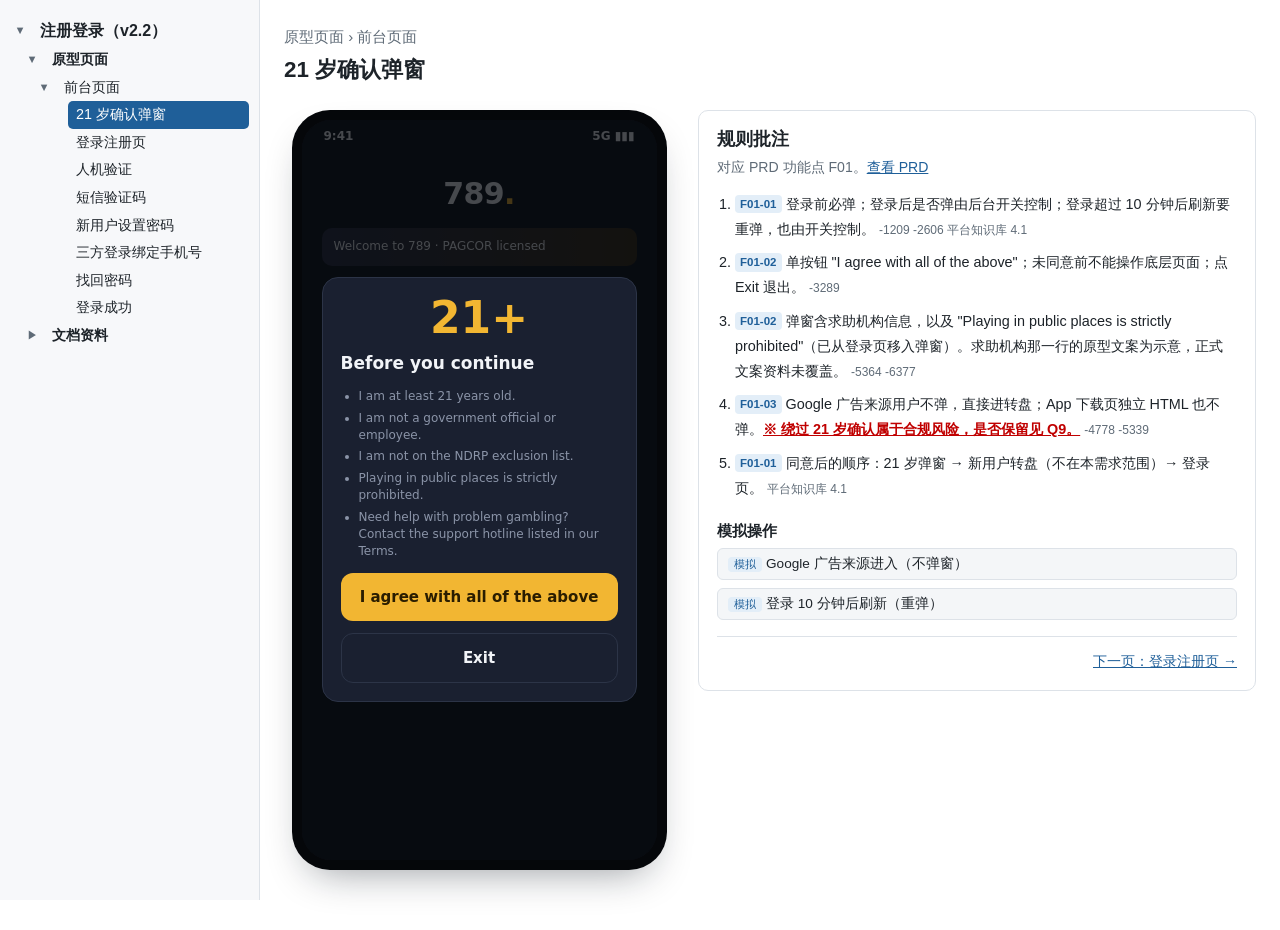
<file: prototype/front/age-gate.html>
<!doctype html>
<html lang="zh-CN">
<head>
<meta charset="utf-8">
<meta name="viewport" content="width=device-width, initial-scale=1, viewport-fit=cover">
<title>21 岁确认弹窗 · 注册登录原型</title>
<link rel="stylesheet" href="../../assets/style.css">
</head>
<body>
<div class="with-nav">
<div class="proto">
  <div class="proto-head">
    <p class="muted" style="margin:0">原型页面 › 前台页面</p>
    <h1>21 岁确认弹窗</h1>
  </div>

  <div class="phone"><div class="screen">
    <div class="sb"><span>9:41</span><span>5G ▮▮▮</span></div>
    <section class="view">
      <div class="logo">789<b>.</b></div>
      <div class="banner">Welcome to 789 · PAGCOR licensed</div>
    </section>
    <div class="ov" id="age">
      <div class="dlg" role="dialog" aria-modal="true" aria-labelledby="age-t">
        <div class="big">21+</div>
        <h3 id="age-t">Before you continue</h3>
        <ul>
          <li>I am at least 21 years old.</li>
          <li>I am not a government official or employee.</li>
          <li>I am not on the NDRP exclusion list.</li>
          <li>Playing in public places is strictly prohibited.</li>
          <li>Need help with problem gambling? Contact the support hotline listed in our Terms.</li>
        </ul>
        <button class="btn" id="agree">I agree with all of the above</button>
        <button class="btn ghost" id="exit">Exit</button>
      </div>
    </div>
    <div class="toast" id="toast" hidden></div>
  </div></div>

  <aside class="notes" aria-label="规则批注">
    <h2>规则批注</h2>
    <p class="sub">对应 PRD 功能点 F01。<a href="../../docs/prd.html#pg-F01">查看 PRD</a></p>
    <ol>
      <li><span class="fp">F01-01</span>登录前必弹；登录后是否弹由后台开关控制；登录超过 10 分钟后刷新要重弹，也由开关控制。<span class="ref">-1209 -2606 平台知识库 4.1</span></li>
      <li><span class="fp">F01-02</span>单按钮 "I agree with all of the above"；未同意前不能操作底层页面；点 Exit 退出。<span class="ref">-3289</span></li>
      <li><span class="fp">F01-02</span>弹窗含求助机构信息，以及 "Playing in public places is strictly prohibited"（已从登录页移入弹窗）。求助机构那一行的原型文案为示意，正式文案资料未覆盖。<span class="ref">-5364 -6377</span></li>
      <li><span class="fp">F01-03</span>Google 广告来源用户不弹，直接进转盘；App 下载页独立 HTML 也不弹。<span class="warn-1">※ 绕过 21 岁确认属于合规风险，是否保留见 Q9。</span><span class="ref">-4778 -5339</span></li>
      <li><span class="fp">F01-01</span>同意后的顺序：21 岁弹窗 → 新用户转盘（不在本需求范围）→ 登录页。<span class="ref">平台知识库 4.1</span></li>
    </ol>
    <h3>模拟操作</h3>
    <div class="sim">
      <button type="button" id="sim-ad"><span class="simtag">模拟</span>Google 广告来源进入（不弹窗）</button>
      <button type="button" id="sim-10"><span class="simtag">模拟</span>登录 10 分钟后刷新（重弹）</button>
    </div>
    <div class="pager"><span></span><a href="login.html">下一页：登录注册页 →</a></div>
  </aside>
</div>
</div>
<script>window.NAV_ROOT = "../../";</script>
<script src="../../assets/nav-data.js"></script>
<script src="../../assets/nav.js"></script>
<script src="../../assets/proto.js"></script>
<script>
document.getElementById("agree").onclick = function () { P.go("login.html"); };
document.getElementById("exit").onclick = function () { P.toast("已退出（真机上关闭 App 或页面）"); };
document.getElementById("sim-ad").onclick = function () {
  document.getElementById("age").hidden = true;
  P.toast("广告来源：跳过弹窗，直接进转盘（模拟）"); P.go("login.html", 1400);
};
document.getElementById("sim-10").onclick = function () {
  document.getElementById("age").hidden = false; P.toast("登录已超过 10 分钟，刷新后重新弹出（模拟）");
};
</script>
</body>
</html>
</file>
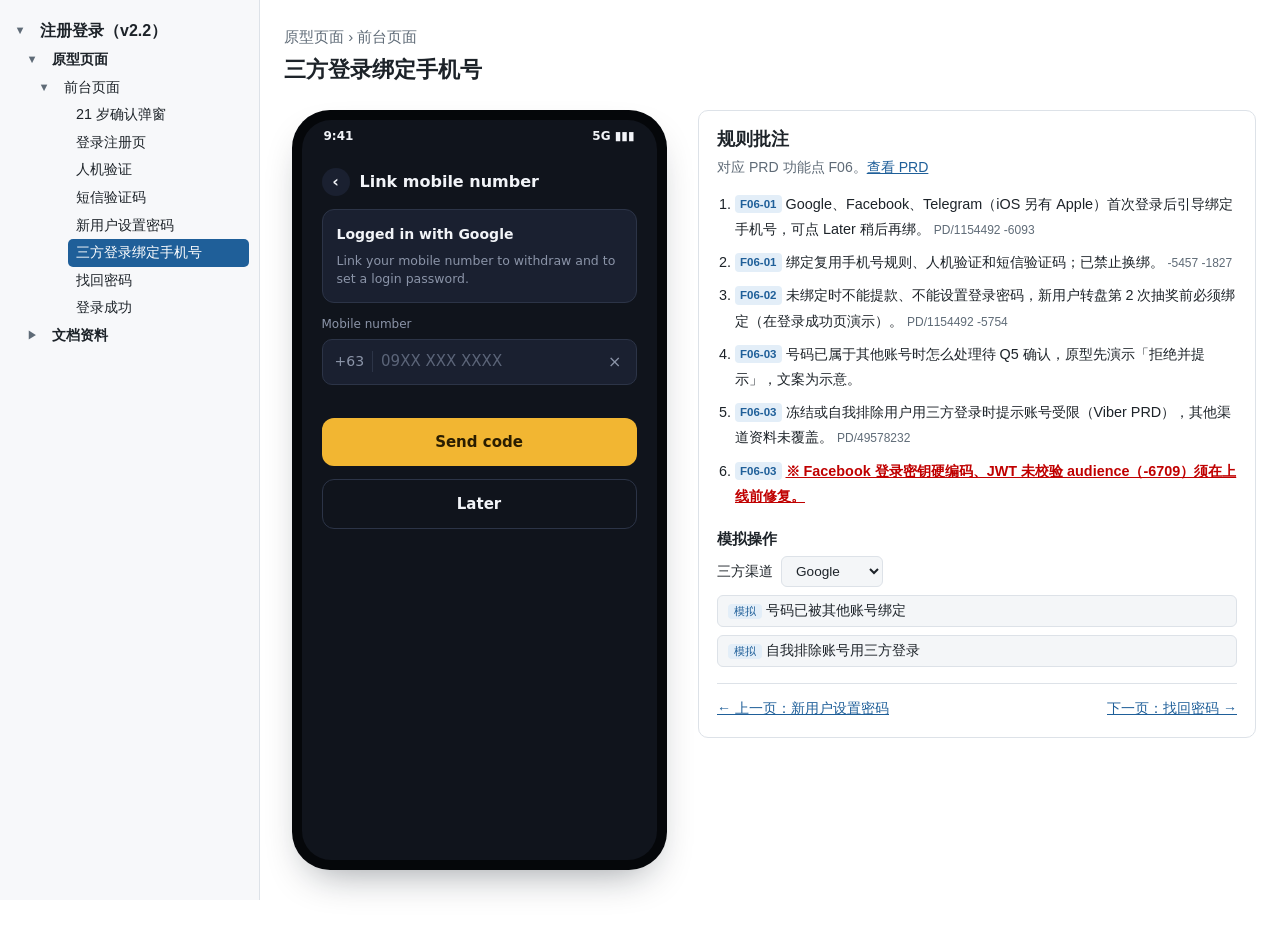
<file: prototype/front/bind-phone.html>
<!doctype html>
<html lang="zh-CN">
<head>
<meta charset="utf-8">
<meta name="viewport" content="width=device-width, initial-scale=1, viewport-fit=cover">
<title>三方登录绑定手机号 · 注册登录原型</title>
<link rel="stylesheet" href="../../assets/style.css">
</head>
<body>
<div class="with-nav">
<div class="proto">
  <div class="proto-head">
    <p class="muted" style="margin:0">原型页面 › 前台页面</p>
    <h1>三方登录绑定手机号</h1>
  </div>

  <div class="phone"><div class="screen">
    <div class="sb"><span>9:41</span><span>5G ▮▮▮</span></div>
    <section class="view">
      <div class="topbar"><a class="back" href="home.html" aria-label="返回">‹</a>Link mobile number</div>
      <div class="card-app"><b id="who">Logged in with Google</b><span class="hint">Link your mobile number to withdraw and to set a login password.</span></div>
      <div class="field">
        <label for="phone">Mobile number</label>
        <div class="inp" id="phone-box"><span class="pre">+63</span><input id="phone" inputmode="numeric" placeholder="09XX XXX XXXX" autocomplete="off"><button type="button" class="x" id="phone-x" aria-label="清空">×</button></div>
        <div class="err" id="phone-err"></div>
      </div>
      <button class="btn" id="send">Send code</button>
      <button class="btn ghost" id="later">Later</button>
    </section>
    <div class="ov" id="ov" hidden><div class="dlg"><h3 id="ov-t"></h3><p class="hint" id="ov-p" style="margin:0"></p><button class="btn" id="ov-ok">OK</button></div></div>
    <div class="toast" id="toast" hidden></div>
  </div></div>

  <aside class="notes" aria-label="规则批注">
    <h2>规则批注</h2>
    <p class="sub">对应 PRD 功能点 F06。<a href="../../docs/prd.html#pg-F06">查看 PRD</a></p>
    <ol>
      <li><span class="fp">F06-01</span>Google、Facebook、Telegram（iOS 另有 Apple）首次登录后引导绑定手机号，可点 Later 稍后再绑。<span class="ref">PD/1154492 -6093</span></li>
      <li><span class="fp">F06-01</span>绑定复用手机号规则、人机验证和短信验证码；已禁止换绑。<span class="ref">-5457 -1827</span></li>
      <li><span class="fp">F06-02</span>未绑定时不能提款、不能设置登录密码，新用户转盘第 2 次抽奖前必须绑定（在登录成功页演示）。<span class="ref">PD/1154492 -5754</span></li>
      <li><span class="fp">F06-03</span>号码已属于其他账号时怎么处理待 Q5 确认，原型先演示「拒绝并提示」，文案为示意。</li>
      <li><span class="fp">F06-03</span>冻结或自我排除用户用三方登录时提示账号受限（Viber PRD），其他渠道资料未覆盖。<span class="ref">PD/49578232</span></li>
      <li><span class="fp">F06-03</span><span class="warn-1">※ Facebook 登录密钥硬编码、JWT 未校验 audience（-6709）须在上线前修复。</span></li>
    </ol>
    <h3>模拟操作</h3>
    <div class="sim">
      <label>三方渠道 <select id="sim-sso"><option>Google</option><option>Facebook</option><option>Telegram</option><option>Apple</option></select></label>
      <button type="button" id="sim-used"><span class="simtag">模拟</span>号码已被其他账号绑定</button>
      <button type="button" id="sim-restrict"><span class="simtag">模拟</span>自我排除账号用三方登录</button>
    </div>
    <div class="pager"><a href="set-password.html">← 上一页：新用户设置密码</a><a href="forgot-password.html">下一页：找回密码 →</a></div>
  </aside>
</div>
</div>
<script>window.NAV_ROOT = "../../";</script>
<script src="../../assets/nav-data.js"></script>
<script src="../../assets/nav.js"></script>
<script src="../../assets/proto.js"></script>
<script>
var $ = function (id) { return document.getElementById(id); };
var used = false;
var sso = P.get("sso") || "Google";
function dialog(t, p, after) {
  $("ov-t").textContent = t; $("ov-p").textContent = p; $("ov").hidden = false;
  $("ov-ok").onclick = function () { $("ov").hidden = true; if (after) after(); };
}
$("who").textContent = "Logged in with " + sso;
P.bindPhone($("phone"), $("phone-box"), $("phone-err"), $("phone-x"));
$("send").onclick = function () {
  if (!P.check($("phone"), $("phone-box"), $("phone-err"))) return;
  if (used) { $("phone-err").textContent = "This mobile number is already linked to another account."; $("phone-box").classList.add("bad"); return; }
  P.set("phone", $("phone").value.trim()); P.set("otpPurpose", "bind"); P.set("captchaMode", "otp");
  P.go("captcha.html");
};
$("later").onclick = function () { P.go("home.html"); };
$("sim-sso").value = sso;
$("sim-sso").onchange = function () { sso = this.value; P.set("sso", sso); P.set("phoneBound", false); $("who").textContent = "Logged in with " + sso; };
$("sim-used").onclick = function () { used = true; P.toast("已设为：号码已被占用（模拟），再点 Send code 查看"); };
$("sim-restrict").onclick = function () { dialog("Account restricted", "Your account is currently restricted. Please contact customer service.", function () { P.go("login.html"); }); };
</script>
</body>
</html>
</file>
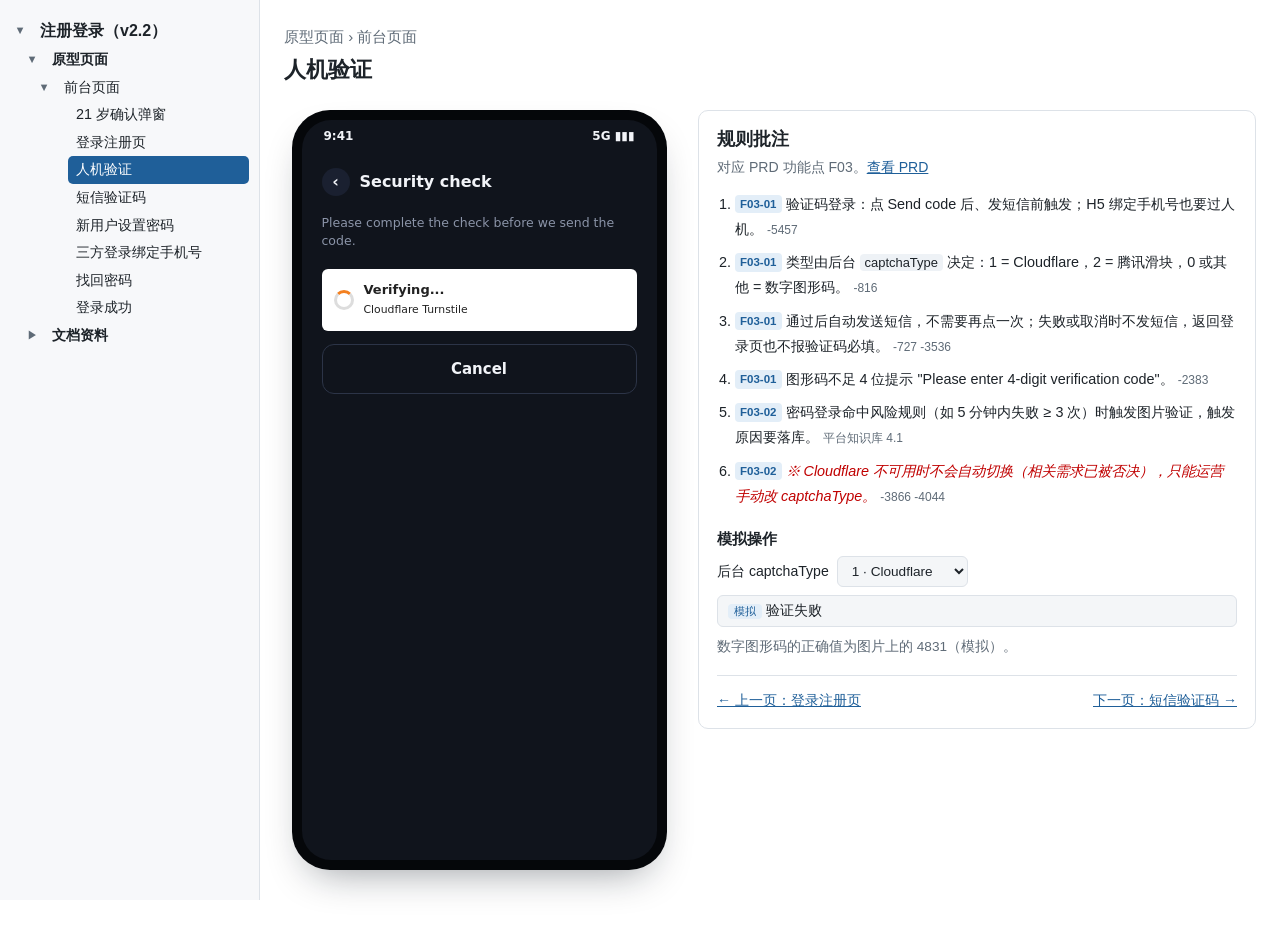
<file: prototype/front/captcha.html>
<!doctype html>
<html lang="zh-CN">
<head>
<meta charset="utf-8">
<meta name="viewport" content="width=device-width, initial-scale=1, viewport-fit=cover">
<title>人机验证 · 注册登录原型</title>
<link rel="stylesheet" href="../../assets/style.css">
</head>
<body>
<div class="with-nav">
<div class="proto">
  <div class="proto-head">
    <p class="muted" style="margin:0">原型页面 › 前台页面</p>
    <h1>人机验证</h1>
  </div>

  <div class="phone"><div class="screen">
    <div class="sb"><span>9:41</span><span>5G ▮▮▮</span></div>
    <section class="view">
      <div class="topbar"><a class="back" href="login.html" aria-label="返回">‹</a>Security check</div>
      <p class="hint" id="why"></p>

      <div id="t1" hidden>
        <div class="cf"><div class="spin"></div><div><b>Verifying...</b><br><small>Cloudflare Turnstile</small></div></div>
      </div>

      <div id="t2" hidden style="display:grid;gap:10px">
        <p class="hint" style="margin:0">Drag the slider to complete the puzzle</p>
        <div class="slider"><div class="track">→ Slide to verify</div><button type="button" id="slide" aria-label="拖动滑块">⇢</button></div>
      </div>

      <div id="t0" hidden style="display:grid;gap:8px">
        <label class="hint" for="code">Enter the code in the picture</label>
        <div class="imgcode"><div class="inp" id="code-box" style="flex:1"><input id="code" inputmode="numeric" maxlength="4" placeholder="4 digits"></div><div class="pic" id="pic" title="点击刷新">4831</div></div>
        <div class="err" id="code-err"></div>
        <button class="btn" id="code-ok">Confirm</button>
      </div>

      <button class="btn ghost" id="cancel">Cancel</button>
    </section>
    <div class="toast" id="toast" hidden></div>
  </div></div>

  <aside class="notes" aria-label="规则批注">
    <h2>规则批注</h2>
    <p class="sub">对应 PRD 功能点 F03。<a href="../../docs/prd.html#pg-F03">查看 PRD</a></p>
    <ol>
      <li><span class="fp">F03-01</span>验证码登录：点 Send code 后、发短信前触发；H5 绑定手机号也要过人机。<span class="ref">-5457</span></li>
      <li><span class="fp">F03-01</span>类型由后台 <code>captchaType</code> 决定：1 = Cloudflare，2 = 腾讯滑块，0 或其他 = 数字图形码。<span class="ref">-816</span></li>
      <li><span class="fp">F03-01</span>通过后自动发送短信，不需要再点一次；失败或取消时不发短信，返回登录页也不报验证码必填。<span class="ref">-727 -3536</span></li>
      <li><span class="fp">F03-01</span>图形码不足 4 位提示 "Please enter 4-digit verification code"。<span class="ref">-2383</span></li>
      <li><span class="fp">F03-02</span>密码登录命中风险规则（如 5 分钟内失败 ≥ 3 次）时触发图片验证，触发原因要落库。<span class="ref">平台知识库 4.1</span></li>
      <li><span class="fp">F03-02</span><span class="warn-3">※ Cloudflare 不可用时不会自动切换（相关需求已被否决），只能运营手动改 captchaType。</span><span class="ref">-3866 -4044</span></li>
    </ol>
    <h3>模拟操作</h3>
    <div class="sim">
      <label>后台 captchaType <select id="sim-type"><option value="1">1 · Cloudflare</option><option value="2">2 · 腾讯滑块</option><option value="0">0 · 数字图形码</option></select></label>
      <button type="button" id="sim-fail"><span class="simtag">模拟</span>验证失败</button>
      <p class="muted" style="margin:0;font-size:.85rem">数字图形码的正确值为图片上的 4831（模拟）。</p>
    </div>
    <div class="pager"><a href="login.html">← 上一页：登录注册页</a><a href="otp.html">下一页：短信验证码 →</a></div>
  </aside>
</div>
</div>
<script>window.NAV_ROOT = "../../";</script>
<script src="../../assets/nav-data.js"></script>
<script src="../../assets/nav.js"></script>
<script src="../../assets/proto.js"></script>
<script>
var $ = function (id) { return document.getElementById(id); };
var mode = P.get("captchaMode");
var type = String(P.get("captchaType"));
var timer = null;
var backTo = { login: "login.html", bind: "bind-phone.html", forgot: "forgot-password.html" }[P.get("otpPurpose")] || "login.html";
if (mode === "risk") backTo = "login.html";
document.querySelector(".back").href = backTo;
$("why").textContent = mode === "risk"
  ? "Unusual login activity detected. Please complete the check."
  : "Please complete the check before we send the code.";

function pass() {
  if (mode === "risk") {
    P.set("pwdFails", 0); P.set("captchaMode", "otp");
    P.toast("Verification passed. Please log in again."); P.go("login.html", 900); return;
  }
  P.set("otpEnd", Date.now() + 45000); P.set("otpTries", 5); P.set("justSent", true);
  P.go("otp.html", 300);
}
function show(t) {
  clearTimeout(timer);
  ["t0", "t1", "t2"].forEach(function (id) { $(id).hidden = id !== "t" + t; });
  $("t2").style.display = t === "2" ? "grid" : "none";
  $("t0").style.display = t === "0" ? "grid" : "none";
  if (t === "1") timer = setTimeout(pass, 1600);
}
$("slide").onclick = function () { $("slide").style.left = "calc(100% - 42px)"; setTimeout(pass, 500); };
$("pic").onclick = function () { P.toast("Picture refreshed（模拟）"); };
$("code").addEventListener("input", function () { this.value = this.value.replace(/\D/g, ""); $("code-err").textContent = ""; $("code-box").classList.remove("bad"); });
$("code-ok").onclick = function () {
  var v = $("code").value;
  if (v.length < 4) { $("code-err").textContent = "Please enter 4-digit verification code"; $("code-box").classList.add("bad"); return; }
  if (v !== "4831") { $("code-err").textContent = "Incorrect code. Please try again."; $("code").value = ""; return; }
  pass();
};
$("cancel").onclick = function () { clearTimeout(timer); P.go(backTo); };
$("sim-type").value = type;
$("sim-type").onchange = function () { type = this.value; P.set("captchaType", Number(type)); show(type); };
$("sim-fail").onclick = function () { clearTimeout(timer); P.toast("Verification failed. No code was sent."); P.go(backTo, 1200); };
show(type);
</script>
</body>
</html>
</file>
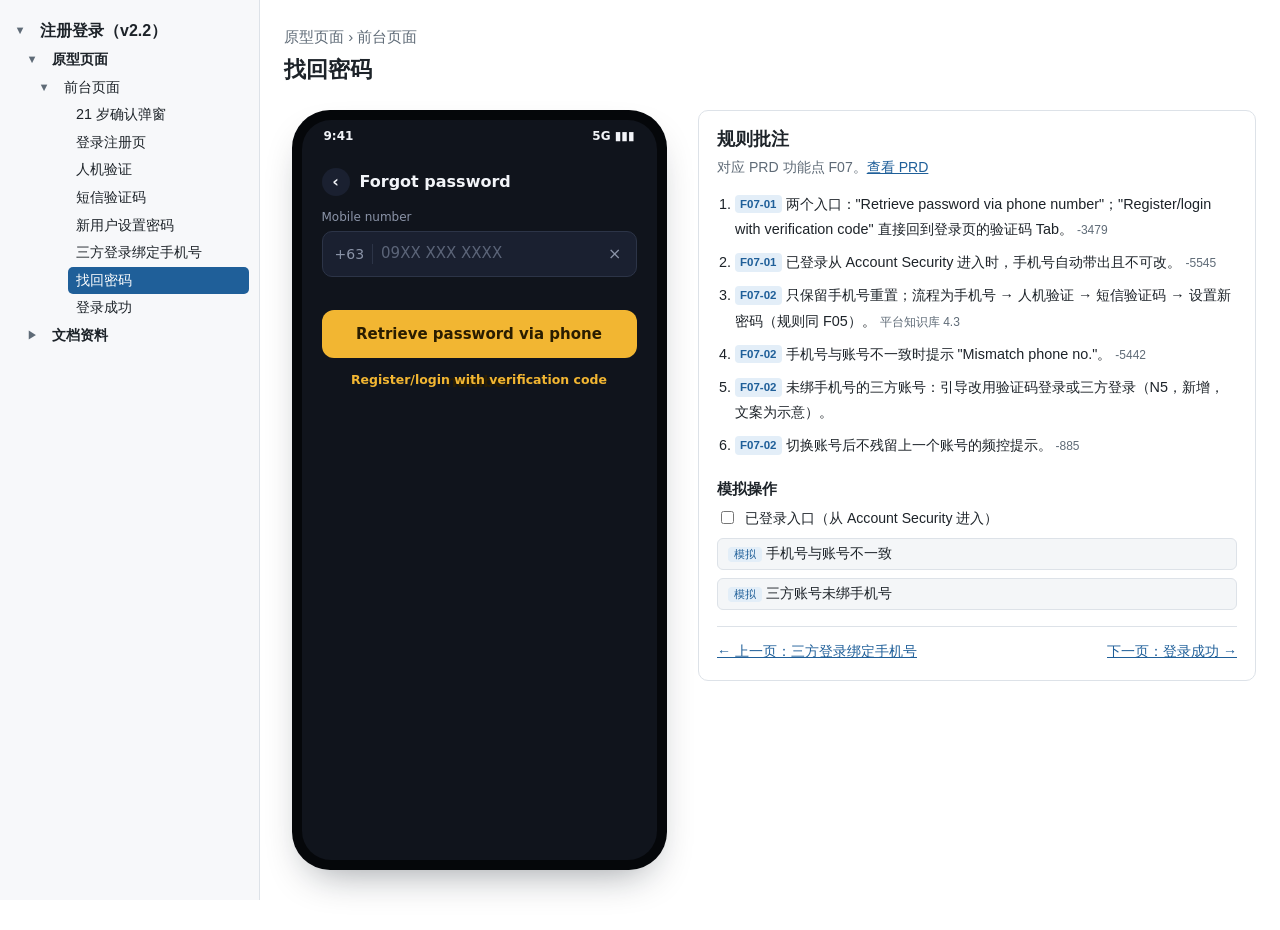
<file: prototype/front/forgot-password.html>
<!doctype html>
<html lang="zh-CN">
<head>
<meta charset="utf-8">
<meta name="viewport" content="width=device-width, initial-scale=1, viewport-fit=cover">
<title>找回密码 · 注册登录原型</title>
<link rel="stylesheet" href="../../assets/style.css">
</head>
<body>
<div class="with-nav">
<div class="proto">
  <div class="proto-head">
    <p class="muted" style="margin:0">原型页面 › 前台页面</p>
    <h1>找回密码</h1>
  </div>

  <div class="phone"><div class="screen">
    <div class="sb"><span>9:41</span><span>5G ▮▮▮</span></div>
    <section class="view">
      <div class="topbar"><a class="back" id="back" href="login.html" aria-label="返回">‹</a>Forgot password</div>
      <div class="field">
        <label for="phone">Mobile number</label>
        <div class="inp" id="phone-box"><span class="pre">+63</span><input id="phone" inputmode="numeric" placeholder="09XX XXX XXXX" autocomplete="off"><button type="button" class="x" id="phone-x" aria-label="清空">×</button></div>
        <div class="err" id="phone-err"></div>
      </div>
      <button class="btn" id="send">Retrieve password via phone number</button>
      <a class="link" style="text-align:center" href="login.html" id="to-otp">Register/login with verification code</a>
      <p class="hint" id="sso-tip" hidden>This account has no linked mobile number. Log in with verification code or with your social account instead.</p>
    </section>
    <div class="toast" id="toast" hidden></div>
  </div></div>

  <aside class="notes" aria-label="规则批注">
    <h2>规则批注</h2>
    <p class="sub">对应 PRD 功能点 F07。<a href="../../docs/prd.html#pg-F07">查看 PRD</a></p>
    <ol>
      <li><span class="fp">F07-01</span>两个入口："Retrieve password via phone number"；"Register/login with verification code" 直接回到登录页的验证码 Tab。<span class="ref">-3479</span></li>
      <li><span class="fp">F07-01</span>已登录从 Account Security 进入时，手机号自动带出且不可改。<span class="ref">-5545</span></li>
      <li><span class="fp">F07-02</span>只保留手机号重置；流程为手机号 → 人机验证 → 短信验证码 → 设置新密码（规则同 F05）。<span class="ref">平台知识库 4.3</span></li>
      <li><span class="fp">F07-02</span>手机号与账号不一致时提示 "Mismatch phone no."。<span class="ref">-5442</span></li>
      <li><span class="fp">F07-02</span>未绑手机号的三方账号：引导改用验证码登录或三方登录（N5，新增，文案为示意）。</li>
      <li><span class="fp">F07-02</span>切换账号后不残留上一个账号的频控提示。<span class="ref">-885</span></li>
    </ol>
    <h3>模拟操作</h3>
    <div class="sim">
      <label><input type="checkbox" id="sim-in"> 已登录入口（从 Account Security 进入）</label>
      <button type="button" id="sim-mis"><span class="simtag">模拟</span>手机号与账号不一致</button>
      <button type="button" id="sim-sso"><span class="simtag">模拟</span>三方账号未绑手机号</button>
    </div>
    <div class="pager"><a href="bind-phone.html">← 上一页：三方登录绑定手机号</a><a href="home.html">下一页：登录成功 →</a></div>
  </aside>
</div>
</div>
<script>window.NAV_ROOT = "../../";</script>
<script src="../../assets/nav-data.js"></script>
<script src="../../assets/nav.js"></script>
<script src="../../assets/proto.js"></script>
<script>
var $ = function (id) { return document.getElementById(id); };
var mismatch = false;
P.bindPhone($("phone"), $("phone-box"), $("phone-err"), $("phone-x"));
$("to-otp").onclick = function () { P.set("lastMethod", "otp"); };
$("send").onclick = function () {
  if (!$("phone").readOnly && !P.check($("phone"), $("phone-box"), $("phone-err"))) return;
  if (mismatch) { $("phone-err").textContent = "Mismatch phone no."; $("phone-box").classList.add("bad"); return; }
  P.set("phone", $("phone").value.trim()); P.set("otpPurpose", "forgot"); P.set("captchaMode", "otp");
  P.go("captcha.html");
};
$("sim-in").onchange = function () {
  var on = this.checked, inp = $("phone");
  if (on) { inp.value = P.get("phone") || "09XX XXX XXXX"; inp.readOnly = true; $("phone-box").classList.add("dis"); $("phone-x").hidden = true; $("back").href = "home.html"; }
  else { inp.readOnly = false; $("phone-box").classList.remove("dis"); $("phone-x").hidden = false; $("back").href = "login.html"; }
};
$("sim-mis").onclick = function () { mismatch = true; P.toast("已设为：号码与账号不一致（模拟），再点按钮查看"); };
$("sim-sso").onclick = function () { $("sso-tip").hidden = false; };
</script>
</body>
</html>
</file>
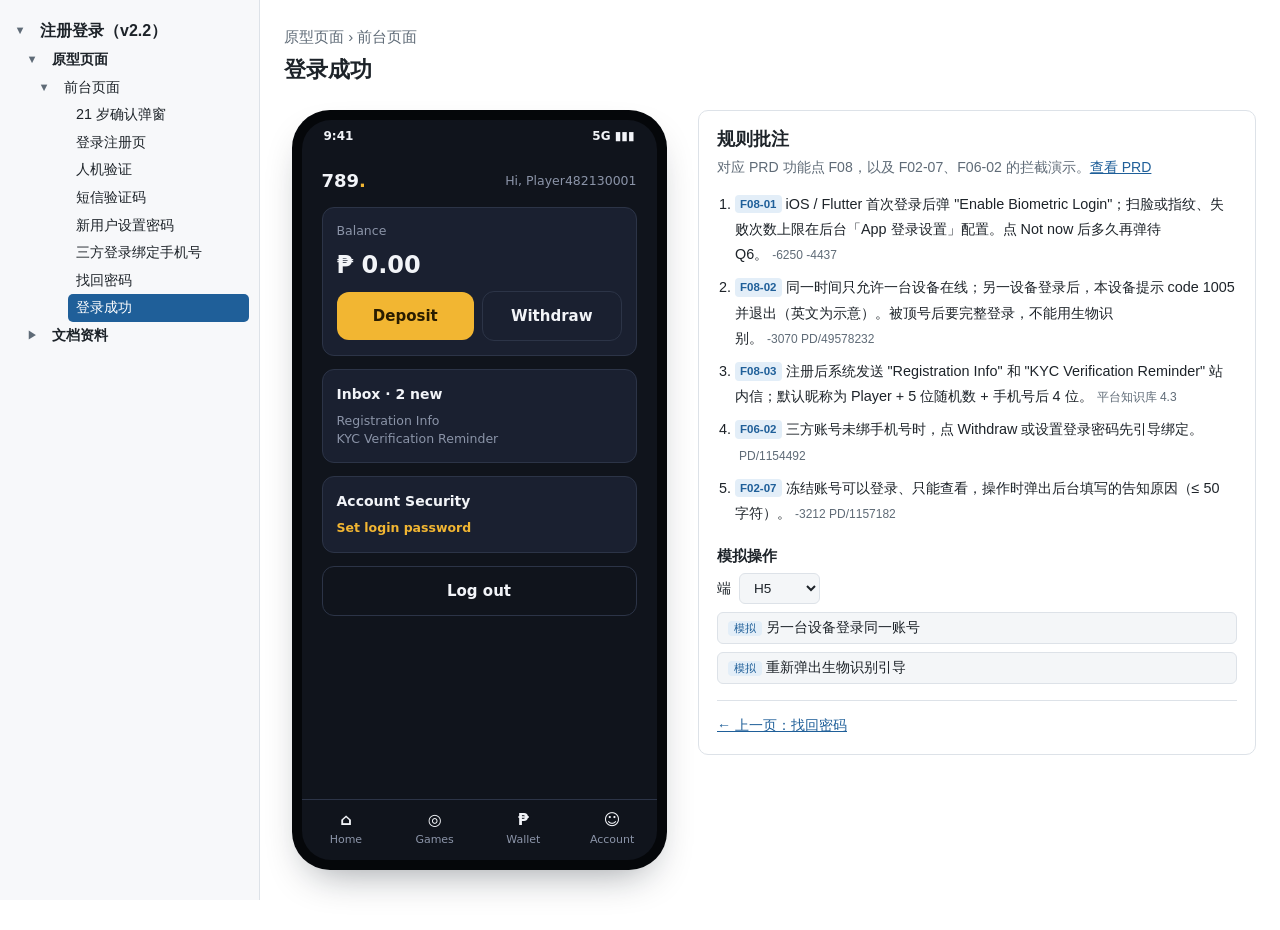
<file: prototype/front/home.html>
<!doctype html>
<html lang="zh-CN">
<head>
<meta charset="utf-8">
<meta name="viewport" content="width=device-width, initial-scale=1, viewport-fit=cover">
<title>登录成功 · 注册登录原型</title>
<link rel="stylesheet" href="../../assets/style.css">
</head>
<body>
<div class="with-nav">
<div class="proto">
  <div class="proto-head">
    <p class="muted" style="margin:0">原型页面 › 前台页面</p>
    <h1>登录成功</h1>
  </div>

  <div class="phone"><div class="screen">
    <div class="sb"><span>9:41</span><span>5G ▮▮▮</span></div>
    <section class="view">
      <div class="row"><b style="font-size:18px">789<span style="color:var(--app-gold)">.</span></b><span class="hint" id="nick">Hi, Player12345 0001</span></div>
      <div class="card-app"><span class="hint">Balance</span><div class="bal">₱ 0.00</div>
        <div class="row"><button class="btn" style="flex:1" id="deposit">Deposit</button><button class="btn ghost" style="flex:1" id="withdraw">Withdraw</button></div>
      </div>
      <div class="card-app"><b>Inbox · 2 new</b><span class="hint">Registration Info<br>KYC Verification Reminder</span></div>
      <div class="card-app"><b>Account Security</b><button class="link" type="button" id="setpwd" style="text-align:left">Set login password</button></div>
      <button class="btn ghost" id="logout">Log out</button>
      <div class="tabbar"><span><b>⌂</b>Home</span><span><b>◎</b>Games</span><span><b>₱</b>Wallet</span><span><b>☺</b>Account</span></div>
    </section>
    <div class="ov" id="bio" hidden><div class="dlg">
      <h3>Enable Biometric Login</h3>
      <p class="hint" style="margin:0">Use fingerprint or Face ID to log in next time.</p>
      <button class="btn" id="bio-ok">Enable</button>
      <button class="btn ghost" id="bio-no">Not now</button>
    </div></div>
    <div class="ov" id="ov" hidden><div class="dlg"><h3 id="ov-t"></h3><p class="hint" id="ov-p" style="margin:0"></p><button class="btn" id="ov-ok">OK</button></div></div>
    <div class="toast" id="toast" hidden></div>
  </div></div>

  <aside class="notes" aria-label="规则批注">
    <h2>规则批注</h2>
    <p class="sub">对应 PRD 功能点 F08，以及 F02-07、F06-02 的拦截演示。<a href="../../docs/prd.html#pg-F08">查看 PRD</a></p>
    <ol>
      <li><span class="fp">F08-01</span>iOS / Flutter 首次登录后弹 "Enable Biometric Login"；扫脸或指纹、失败次数上限在后台「App 登录设置」配置。点 Not now 后多久再弹待 Q6。<span class="ref">-6250 -4437</span></li>
      <li><span class="fp">F08-02</span>同一时间只允许一台设备在线；另一设备登录后，本设备提示 code 1005 并退出（英文为示意）。被顶号后要完整登录，不能用生物识别。<span class="ref">-3070 PD/49578232</span></li>
      <li><span class="fp">F08-03</span>注册后系统发送 "Registration Info" 和 "KYC Verification Reminder" 站内信；默认昵称为 Player + 5 位随机数 + 手机号后 4 位。<span class="ref">平台知识库 4.3</span></li>
      <li><span class="fp">F06-02</span>三方账号未绑手机号时，点 Withdraw 或设置登录密码先引导绑定。<span class="ref">PD/1154492</span></li>
      <li><span class="fp">F02-07</span>冻结账号可以登录、只能查看，操作时弹出后台填写的告知原因（≤ 50 字符）。<span class="ref">-3212 PD/1157182</span></li>
    </ol>
    <h3>模拟操作</h3>
    <div class="sim">
      <label>端 <select id="sim-plat"><option>H5</option><option>iOS</option><option>Flutter</option></select></label>
      <button type="button" id="sim-kick"><span class="simtag">模拟</span>另一台设备登录同一账号</button>
      <button type="button" id="sim-bio"><span class="simtag">模拟</span>重新弹出生物识别引导</button>
    </div>
    <div class="pager"><a href="forgot-password.html">← 上一页：找回密码</a><span></span></div>
  </aside>
</div>
</div>
<script>window.NAV_ROOT = "../../";</script>
<script src="../../assets/nav-data.js"></script>
<script src="../../assets/nav.js"></script>
<script src="../../assets/proto.js"></script>
<script>
var $ = function (id) { return document.getElementById(id); };
var plat = P.get("platform");
function dialog(t, p, after) {
  $("ov-t").textContent = t; $("ov-p").textContent = p; $("ov").hidden = false;
  $("ov-ok").onclick = function () { $("ov").hidden = true; if (after) after(); };
}
var ph = P.get("phone");
$("nick").textContent = "Hi, Player48213" + (ph && ph.length === 11 ? ph.slice(-4) : "0001");
function frozen() {
  if (P.get("status") !== "frozen") return false;
  dialog("Account frozen", "Reason: 告知用户原因（后台填写，≤ 50 字符）", null); return true;
}
function needPhone() {
  if (!P.get("sso") || P.get("phoneBound")) return false;
  P.toast("Please link your mobile number first"); P.go("bind-phone.html", 900); return true;
}
$("withdraw").onclick = function () { if (frozen() || needPhone()) return; P.toast("进入提现页（不在本需求范围）"); };
$("deposit").onclick = function () { if (frozen()) return; P.toast("进入充值页（不在本需求范围）"); };
$("setpwd").onclick = function () { if (frozen() || needPhone()) return; P.set("pwdMode", "reset"); P.go("set-password.html"); };
$("logout").onclick = function () { P.go("login.html"); };
function maybeBio() {
  if ((plat === "iOS" || plat === "Flutter") && !P.get("bioAsked")) setTimeout(function () { $("bio").hidden = false; }, 500);
}
$("bio-ok").onclick = function () { $("bio").hidden = true; P.set("bioAsked", true); P.toast("Biometric login enabled"); };
$("bio-no").onclick = function () { $("bio").hidden = true; P.set("bioAsked", true); };
$("sim-plat").value = plat;
$("sim-plat").onchange = function () { plat = this.value; P.set("platform", plat); maybeBio(); };
$("sim-kick").onclick = function () {
  dialog("Logged in on another device", "Your account was logged in on another device (code 1005). Please log in again.", function () { P.set("bioAsked", true); P.go("login.html"); });
};
$("sim-bio").onclick = function () { P.set("bioAsked", false); maybeBio(); };
maybeBio();
</script>
</body>
</html>
</file>
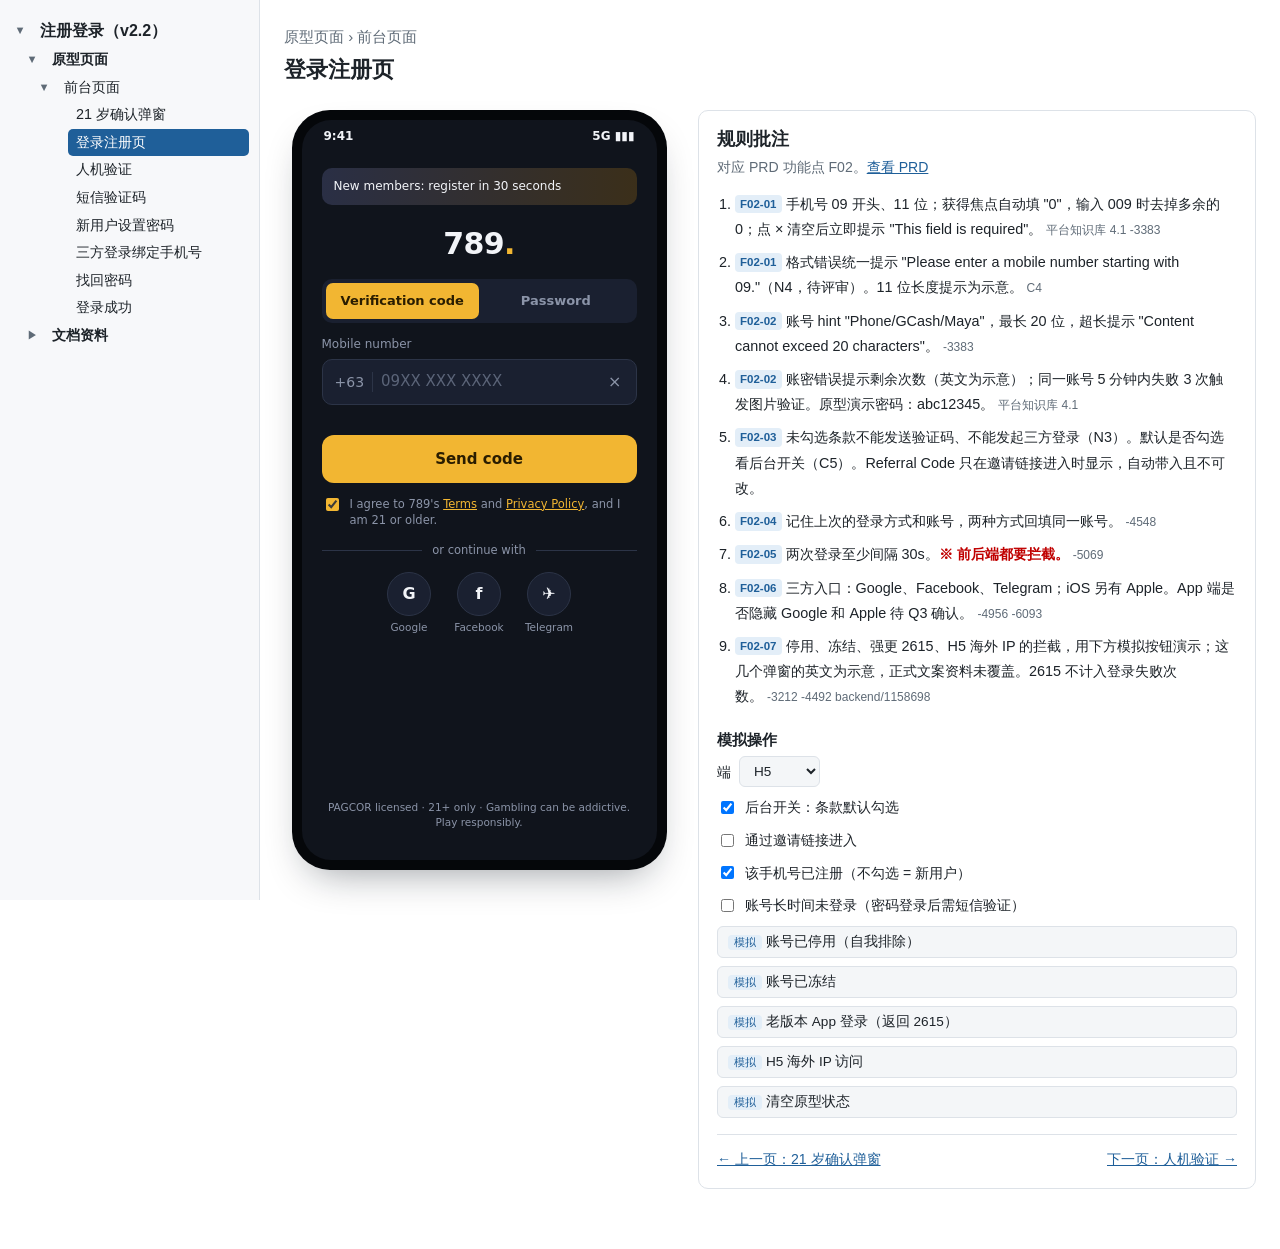
<file: prototype/front/login.html>
<!doctype html>
<html lang="zh-CN">
<head>
<meta charset="utf-8">
<meta name="viewport" content="width=device-width, initial-scale=1, viewport-fit=cover">
<title>登录注册页 · 注册登录原型</title>
<link rel="stylesheet" href="../../assets/style.css">
</head>
<body>
<div class="with-nav">
<div class="proto">
  <div class="proto-head">
    <p class="muted" style="margin:0">原型页面 › 前台页面</p>
    <h1>登录注册页</h1>
  </div>

  <div class="phone"><div class="screen">
    <div class="sb"><span>9:41</span><span>5G ▮▮▮</span></div>
    <section class="view">
      <div class="banner">New members: register in 30 seconds</div>
      <div class="logo">789<b>.</b></div>
      <div class="tabs" role="tablist">
        <button role="tab" id="tab-otp" aria-selected="true">Verification code</button>
        <button role="tab" id="tab-pwd" aria-selected="false">Password</button>
      </div>

      <div id="pane-otp" style="display:grid;gap:10px">
        <div class="field">
          <label for="phone">Mobile number</label>
          <div class="inp" id="phone-box"><span class="pre">+63</span><input id="phone" inputmode="numeric" placeholder="09XX XXX XXXX" autocomplete="off"><button type="button" class="x" id="phone-x" aria-label="清空">×</button></div>
          <div class="err" id="phone-err"></div>
        </div>
        <div class="field" id="ref-field" hidden>
          <label for="ref">Referral Code</label>
          <div class="inp dis"><input id="ref" value="INV-A1B2" readonly></div>
        </div>
        <button class="btn" id="send">Send code</button>
      </div>

      <div id="pane-pwd" style="display:none;gap:10px">
        <div class="field">
          <label for="acc">Account</label>
          <div class="inp" id="acc-box"><input id="acc" maxlength="21" placeholder="Phone/GCash/Maya" autocomplete="off"><button type="button" class="x" id="acc-x" aria-label="清空">×</button></div>
          <div class="err" id="acc-err"></div>
        </div>
        <div class="field">
          <label for="pwd">Password</label>
          <div class="inp" id="pwd-box"><input id="pwd" type="password" maxlength="16" placeholder="8–16 characters, letters and numbers"></div>
          <div class="err" id="pwd-err"></div>
        </div>
        <div class="row"><a class="link" href="forgot-password.html">Forgot password?</a><button class="link" type="button" id="to-otp">Log in with code</button></div>
        <button class="btn" id="login">Log in</button>
      </div>

      <label class="chk"><input type="checkbox" id="agree"><span>I agree to 789's <a href="#" onclick="return false">Terms</a> and <a href="#" onclick="return false">Privacy Policy</a>, and I am 21 or older.</span></label>
      <div class="or">or continue with</div>
      <div class="sso" id="sso"></div>
      <p class="foot">PAGCOR licensed · 21+ only · Gambling can be addictive. Play responsibly.</p>
    </section>

    <div class="ov" id="ov" hidden><div class="dlg"><h3 id="ov-t"></h3><p class="hint" id="ov-p" style="margin:0"></p><button class="btn" id="ov-ok">OK</button></div></div>
    <div class="toast" id="toast" hidden></div>
  </div></div>

  <aside class="notes" aria-label="规则批注">
    <h2>规则批注</h2>
    <p class="sub">对应 PRD 功能点 F02。<a href="../../docs/prd.html#pg-F02">查看 PRD</a></p>
    <ol>
      <li><span class="fp">F02-01</span>手机号 09 开头、11 位；获得焦点自动填 "0"，输入 009 时去掉多余的 0；点 × 清空后立即提示 "This field is required"。<span class="ref">平台知识库 4.1 -3383</span></li>
      <li><span class="fp">F02-01</span>格式错误统一提示 "Please enter a mobile number starting with 09."（N4，待评审）。11 位长度提示为示意。<span class="ref">C4</span></li>
      <li><span class="fp">F02-02</span>账号 hint "Phone/GCash/Maya"，最长 20 位，超长提示 "Content cannot exceed 20 characters"。<span class="ref">-3383</span></li>
      <li><span class="fp">F02-02</span>账密错误提示剩余次数（英文为示意）；同一账号 5 分钟内失败 3 次触发图片验证。原型演示密码：abc12345。<span class="ref">平台知识库 4.1</span></li>
      <li><span class="fp">F02-03</span>未勾选条款不能发送验证码、不能发起三方登录（N3）。默认是否勾选看后台开关（C5）。Referral Code 只在邀请链接进入时显示，自动带入且不可改。</li>
      <li><span class="fp">F02-04</span>记住上次的登录方式和账号，两种方式回填同一账号。<span class="ref">-4548</span></li>
      <li><span class="fp">F02-05</span>两次登录至少间隔 30s。<span class="warn-2">※ 前后端都要拦截。</span><span class="ref">-5069</span></li>
      <li><span class="fp">F02-06</span>三方入口：Google、Facebook、Telegram；iOS 另有 Apple。App 端是否隐藏 Google 和 Apple 待 Q3 确认。<span class="ref">-4956 -6093</span></li>
      <li><span class="fp">F02-07</span>停用、冻结、强更 2615、H5 海外 IP 的拦截，用下方模拟按钮演示；这几个弹窗的英文为示意，正式文案资料未覆盖。2615 不计入登录失败次数。<span class="ref">-3212 -4492 backend/1158698</span></li>
    </ol>
    <h3>模拟操作</h3>
    <div class="sim">
      <label>端 <select id="sim-plat"><option>H5</option><option>iOS</option><option>Flutter</option></select></label>
      <label><input type="checkbox" id="sim-terms"> 后台开关：条款默认勾选</label>
      <label><input type="checkbox" id="sim-inv"> 通过邀请链接进入</label>
      <label><input type="checkbox" id="sim-reg"> 该手机号已注册（不勾选 = 新用户）</label>
      <label><input type="checkbox" id="sim-long"> 账号长时间未登录（密码登录后需短信验证）</label>
      <button type="button" data-st="deactivated"><span class="simtag">模拟</span>账号已停用（自我排除）</button>
      <button type="button" data-st="frozen"><span class="simtag">模拟</span>账号已冻结</button>
      <button type="button" id="sim-2615"><span class="simtag">模拟</span>老版本 App 登录（返回 2615）</button>
      <button type="button" id="sim-ip"><span class="simtag">模拟</span>H5 海外 IP 访问</button>
      <button type="button" id="sim-reset"><span class="simtag">模拟</span>清空原型状态</button>
    </div>
    <div class="pager"><a href="age-gate.html">← 上一页：21 岁确认弹窗</a><a href="captcha.html">下一页：人机验证 →</a></div>
  </aside>
</div>
</div>
<script>window.NAV_ROOT = "../../";</script>
<script src="../../assets/nav-data.js"></script>
<script src="../../assets/nav.js"></script>
<script src="../../assets/proto.js"></script>
<script>
var $ = function (id) { return document.getElementById(id); };
var plat = P.get("platform");

function setTab(t) {
  $("tab-otp").setAttribute("aria-selected", t === "otp");
  $("tab-pwd").setAttribute("aria-selected", t === "pwd");
  $("pane-otp").style.display = t === "otp" ? "grid" : "none";
  $("pane-pwd").style.display = t === "pwd" ? "grid" : "none";
}
$("tab-otp").onclick = function () { setTab("otp"); };
$("tab-pwd").onclick = function () { setTab("pwd"); };
$("to-otp").onclick = function () { setTab("otp"); };

function dialog(t, p, after) {
  $("ov-t").textContent = t; $("ov-p").textContent = p; $("ov").hidden = false;
  $("ov-ok").onclick = function () { $("ov").hidden = true; if (after) after(); };
}

function renderSSO() {
  var list = ["Google", "Facebook", "Telegram"];
  if (plat === "iOS") list.push("Apple");
  var icon = { Google: "G", Facebook: "f", Telegram: "✈", Apple: "" };
  $("sso").innerHTML = list.map(function (n) { return '<button type="button" data-sso="' + n + '"><i>' + icon[n] + "</i>" + n + "</button>"; }).join("");
}

/* 初始化：记住的登录方式和账号、条款默认值、邀请码 */
$("agree").checked = P.get("termsDefault");
$("ref-field").hidden = !P.get("viaInvite");
if (P.get("lastAccount")) { $("phone").value = P.get("lastAccount"); $("acc").value = P.get("lastAccount"); }
setTab(P.get("lastMethod"));
renderSSO();

P.bindPhone($("phone"), $("phone-box"), $("phone-err"), $("phone-x"));
$("acc").addEventListener("input", function () {
  if ($("acc").value.length > 20) { $("acc").value = $("acc").value.slice(0, 20); $("acc-err").textContent = "Content cannot exceed 20 characters"; $("acc-box").classList.add("bad"); }
  else { $("acc-err").textContent = ""; $("acc-box").classList.remove("bad"); }
});
$("acc-x").onclick = function () { $("acc").value = ""; $("acc-err").textContent = "This field is required"; $("acc-box").classList.add("bad"); };

function blockedByStatus() {
  var st = P.get("status");
  if (st === "deactivated") { dialog("Account unavailable", "This account is self-excluded and cannot log in.（文案资料未覆盖，见 Q7）"); return true; }
  return false;
}
function needTerms() {
  if ($("agree").checked) return false;
  P.toast("Please agree to the Terms first"); return true;
}

$("send").onclick = function () {
  if (!P.check($("phone"), $("phone-box"), $("phone-err"))) return;
  if (needTerms() || blockedByStatus()) return;
  P.set("phone", $("phone").value.trim());
  P.set("otpPurpose", "login"); P.set("captchaMode", "otp"); P.set("sso", "");
  P.go("captcha.html");
};

$("login").onclick = function () {
  var a = $("acc").value.trim(), p = $("pwd").value;
  $("acc-err").textContent = a ? "" : "This field is required"; $("acc-box").classList.toggle("bad", !a);
  $("pwd-err").textContent = p ? "" : "This field is required"; $("pwd-box").classList.toggle("bad", !p);
  if (!a || !p) return;
  if (needTerms()) return;
  var now = Date.now();
  if (now - P.get("lastLogin") < 30000) { P.toast("Please wait at least 30 seconds before logging in again."); return; }
  P.set("lastLogin", now);
  if (blockedByStatus()) return;
  if (p !== "abc12345") {
    var f = P.get("pwdFails") + 1; P.set("pwdFails", f);
    if (f >= 3) { P.toast("Too many failed attempts. Please complete verification."); P.set("captchaMode", "risk"); P.set("lastAccount", a); P.go("captcha.html", 900); return; }
    $("pwd-err").textContent = "Incorrect account or password. " + (5 - f) + " attempts left";
    $("pwd-box").classList.add("bad"); return;
  }
  P.set("pwdFails", 0); P.set("lastMethod", "pwd"); P.set("lastAccount", a); P.set("sso", ""); P.set("phoneBound", true);
  if (P.get("longInactive")) { P.set("otpPurpose", "login"); P.set("captchaMode", "otp"); P.toast("Long time no see. Please verify with SMS code."); P.go("captcha.html", 1000); return; }
  P.toast("Log in successful"); P.go("home.html", 700);
};

$("sso").addEventListener("click", function (e) {
  var b = e.target.closest("[data-sso]"); if (!b) return;
  if (needTerms() || blockedByStatus()) return;
  var n = b.dataset.sso;
  P.toast("Redirecting to " + n + "…（模拟授权）");
  P.set("sso", n); P.set("phoneBound", false);
  P.go("bind-phone.html", 1000);
});

/* 模拟面板 */
$("sim-plat").value = plat;
$("sim-plat").onchange = function () { plat = this.value; P.set("platform", plat); renderSSO(); };
$("sim-terms").checked = P.get("termsDefault");
$("sim-terms").onchange = function () { P.set("termsDefault", this.checked); $("agree").checked = this.checked; };
$("sim-inv").checked = P.get("viaInvite");
$("sim-inv").onchange = function () { P.set("viaInvite", this.checked); $("ref-field").hidden = !this.checked; };
$("sim-reg").checked = P.get("registered");
$("sim-reg").onchange = function () { P.set("registered", this.checked); };
$("sim-long").checked = P.get("longInactive");
$("sim-long").onchange = function () { P.set("longInactive", this.checked); };
document.querySelectorAll("[data-st]").forEach(function (b) {
  b.onclick = function () { P.set("status", b.dataset.st); P.toast(b.dataset.st === "frozen" ? "已设为冻结：可登录，操作时弹窗（见登录成功页）" : "已设为停用：登录时拦截"); };
});
$("sim-2615").onclick = function () { dialog("Update required", "Please update to the latest version to continue."); };
$("sim-ip").onclick = function () { dialog("Service unavailable in your region", "Access from your current location is restricted.（拦截页文案为示意）"); };
$("sim-reset").onclick = function () { P.reset(); location.reload(); };
</script>
</body>
</html>
</file>
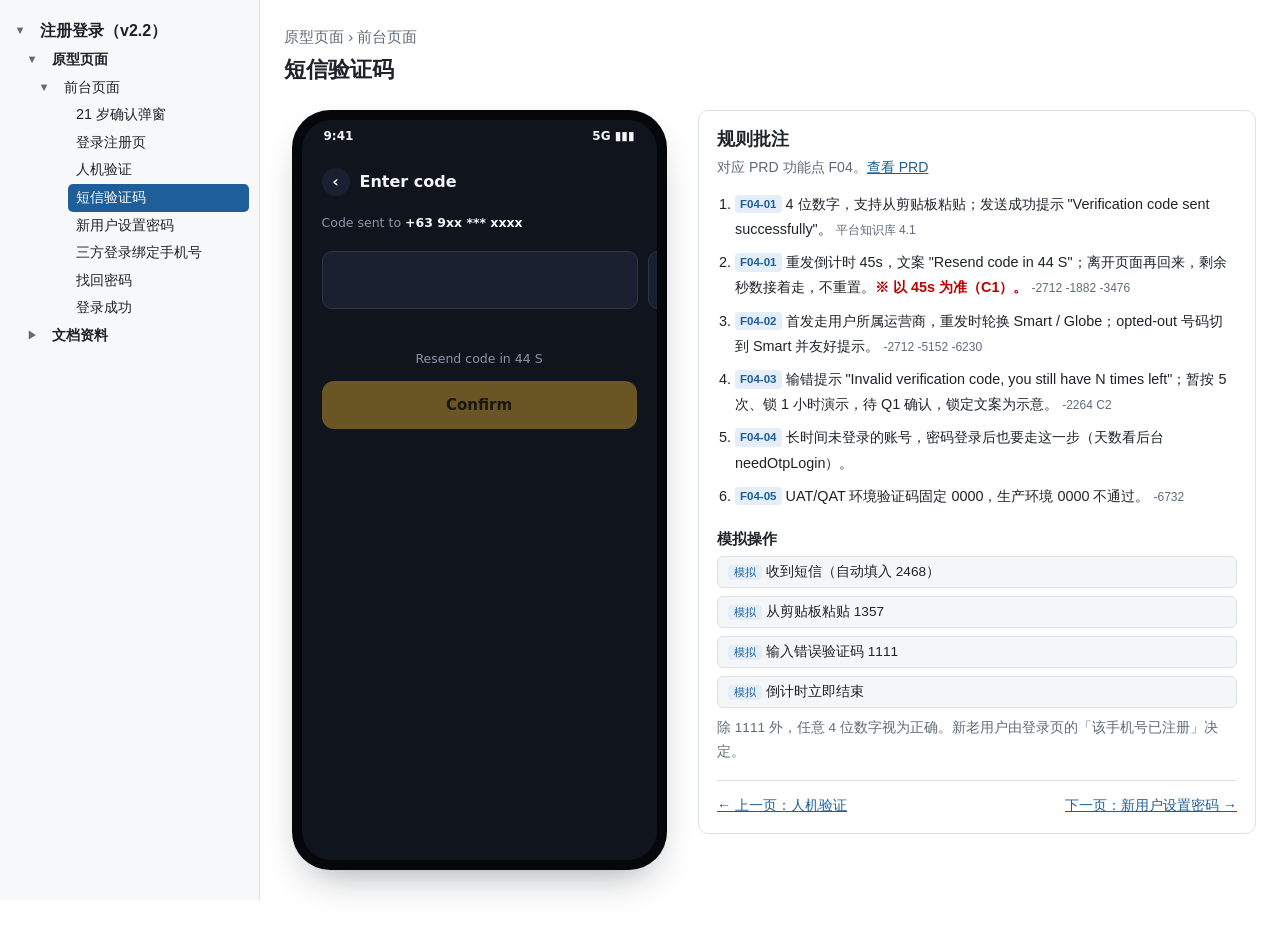
<file: prototype/front/otp.html>
<!doctype html>
<html lang="zh-CN">
<head>
<meta charset="utf-8">
<meta name="viewport" content="width=device-width, initial-scale=1, viewport-fit=cover">
<title>短信验证码 · 注册登录原型</title>
<link rel="stylesheet" href="../../assets/style.css">
</head>
<body>
<div class="with-nav">
<div class="proto">
  <div class="proto-head">
    <p class="muted" style="margin:0">原型页面 › 前台页面</p>
    <h1>短信验证码</h1>
  </div>

  <div class="phone"><div class="screen">
    <div class="sb"><span>9:41</span><span>5G ▮▮▮</span></div>
    <section class="view">
      <div class="topbar"><a class="back" id="back" href="login.html" aria-label="返回">‹</a>Enter code</div>
      <p class="hint">Code sent to <b id="to"></b></p>
      <div class="otp" id="boxes">
        <input inputmode="numeric" maxlength="1" aria-label="第 1 位" id="o1"><input inputmode="numeric" maxlength="1" aria-label="第 2 位" id="o2"><input inputmode="numeric" maxlength="1" aria-label="第 3 位" id="o3"><input inputmode="numeric" maxlength="1" aria-label="第 4 位" id="o4">
      </div>
      <div class="err" id="err"></div>
      <div class="cnt" id="cnt"></div>
      <button class="btn" id="ok" disabled>Confirm</button>
    </section>
    <div class="toast" id="toast" hidden></div>
  </div></div>

  <aside class="notes" aria-label="规则批注">
    <h2>规则批注</h2>
    <p class="sub">对应 PRD 功能点 F04。<a href="../../docs/prd.html#pg-F04">查看 PRD</a></p>
    <ol>
      <li><span class="fp">F04-01</span>4 位数字，支持从剪贴板粘贴；发送成功提示 "Verification code sent successfully"。<span class="ref">平台知识库 4.1</span></li>
      <li><span class="fp">F04-01</span>重发倒计时 45s，文案 "Resend code in 44 S"；离开页面再回来，剩余秒数接着走，不重置。<span class="warn-2">※ 以 45s 为准（C1）。</span><span class="ref">-2712 -1882 -3476</span></li>
      <li><span class="fp">F04-02</span>首发走用户所属运营商，重发时轮换 Smart / Globe；opted-out 号码切到 Smart 并友好提示。<span class="ref">-2712 -5152 -6230</span></li>
      <li><span class="fp">F04-03</span>输错提示 "Invalid verification code, you still have N times left"；暂按 5 次、锁 1 小时演示，待 Q1 确认，锁定文案为示意。<span class="ref">-2264 C2</span></li>
      <li><span class="fp">F04-04</span>长时间未登录的账号，密码登录后也要走这一步（天数看后台 needOtpLogin）。</li>
      <li><span class="fp">F04-05</span>UAT/QAT 环境验证码固定 0000，生产环境 0000 不通过。<span class="ref">-6732</span></li>
    </ol>
    <h3>模拟操作</h3>
    <div class="sim">
      <button type="button" id="sim-sms"><span class="simtag">模拟</span>收到短信（自动填入 2468）</button>
      <button type="button" id="sim-paste"><span class="simtag">模拟</span>从剪贴板粘贴 1357</button>
      <button type="button" id="sim-wrong"><span class="simtag">模拟</span>输入错误验证码 1111</button>
      <button type="button" id="sim-end"><span class="simtag">模拟</span>倒计时立即结束</button>
      <p class="muted" style="margin:0;font-size:.85rem">除 1111 外，任意 4 位数字视为正确。新老用户由登录页的「该手机号已注册」决定。</p>
    </div>
    <div class="pager"><a href="captcha.html">← 上一页：人机验证</a><a href="set-password.html">下一页：新用户设置密码 →</a></div>
  </aside>
</div>
</div>
<script>window.NAV_ROOT = "../../";</script>
<script src="../../assets/nav-data.js"></script>
<script src="../../assets/nav.js"></script>
<script src="../../assets/proto.js"></script>
<script>
var $ = function (id) { return document.getElementById(id); };
var purpose = P.get("otpPurpose");
var boxes = [].slice.call(document.querySelectorAll("#boxes input"));
var tick = null;
$("to").textContent = P.mask(P.get("phone"));
$("back").href = { login: "login.html", bind: "bind-phone.html", forgot: "forgot-password.html" }[purpose] || "login.html";

if (P.get("justSent")) { P.set("justSent", false); P.toast("Verification code sent successfully"); }
if (!P.get("otpEnd")) P.set("otpEnd", Date.now() + 45000);

function render() {
  var left = Math.ceil((P.get("otpEnd") - Date.now()) / 1000);
  if (left > 0) { $("cnt").textContent = "Resend code in " + left + " S"; return; }
  clearInterval(tick); tick = null;
  $("cnt").innerHTML = '<button class="link" type="button" id="resend">Resend code</button>';
  $("resend").onclick = function () {
    P.set("otpEnd", Date.now() + 45000);
    P.toast("Verification code sent successfully（已轮换到另一家供应商，模拟）");
    start();
  };
}
function start() { render(); if (!tick) tick = setInterval(render, 500); }
start();

function fill(code) { code.split("").forEach(function (c, i) { boxes[i].value = c; }); chk(); }
function chk() { $("ok").disabled = boxes.some(function (b) { return !b.value; }); $("err").textContent = ""; }
boxes.forEach(function (el, k) {
  el.addEventListener("input", function () { el.value = el.value.replace(/\D/g, ""); if (el.value && boxes[k + 1]) boxes[k + 1].focus(); chk(); });
  el.addEventListener("keydown", function (e) { if (e.key === "Backspace" && !el.value && boxes[k - 1]) boxes[k - 1].focus(); });
  el.addEventListener("paste", function (e) {
    var t = (e.clipboardData || window.clipboardData).getData("text").replace(/\D/g, "").slice(0, 4);
    if (t.length === 4) { e.preventDefault(); fill(t); }
  });
});

$("ok").onclick = function () {
  if (P.get("otpTries") <= 0) { $("err").textContent = "Too many attempts. Please try again in 1 hour."; return; }
  var code = boxes.map(function (b) { return b.value; }).join("");
  boxes.forEach(function (b) { b.value = ""; }); chk();
  if (code === "1111") {
    var n = P.get("otpTries") - 1; P.set("otpTries", n);
    $("err").textContent = n > 0 ? "Invalid verification code, you still have " + n + " times left" : "Too many attempts. Please try again in 1 hour.";
    boxes[0].focus(); return;
  }
  clearInterval(tick); P.set("otpEnd", 0);
  if (purpose === "bind") { P.set("phoneBound", true); P.toast("Mobile number linked"); P.go("home.html", 800); return; }
  if (purpose === "forgot") { P.set("pwdMode", "reset"); P.go("set-password.html"); return; }
  P.set("lastMethod", "otp"); P.set("lastAccount", P.get("phone")); P.set("phoneBound", true); P.set("sso", "");
  if (!P.get("registered")) { P.toast("Account created"); P.set("pwdMode", "new"); P.go("set-password.html", 800); return; }
  P.toast("Log in successful"); P.go("home.html", 700);
};

$("sim-sms").onclick = function () { fill("2468"); };
$("sim-paste").onclick = function () { fill("1357"); };
$("sim-wrong").onclick = function () { fill("1111"); };
$("sim-end").onclick = function () { P.set("otpEnd", Date.now()); render(); };
</script>
</body>
</html>
</file>
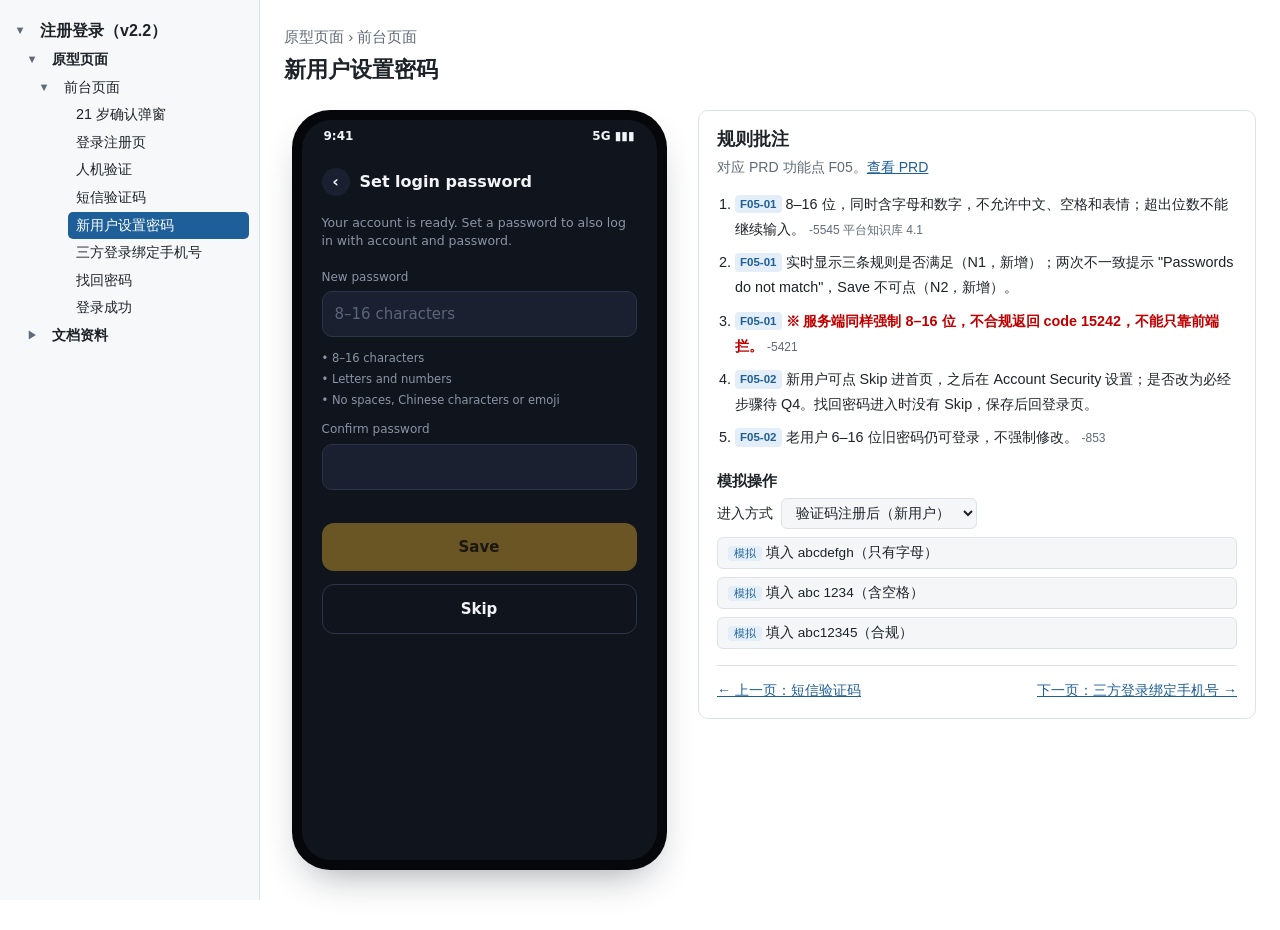
<file: prototype/front/set-password.html>
<!doctype html>
<html lang="zh-CN">
<head>
<meta charset="utf-8">
<meta name="viewport" content="width=device-width, initial-scale=1, viewport-fit=cover">
<title>新用户设置密码 · 注册登录原型</title>
<link rel="stylesheet" href="../../assets/style.css">
</head>
<body>
<div class="with-nav">
<div class="proto">
  <div class="proto-head">
    <p class="muted" style="margin:0">原型页面 › 前台页面</p>
    <h1>新用户设置密码</h1>
  </div>

  <div class="phone"><div class="screen">
    <div class="sb"><span>9:41</span><span>5G ▮▮▮</span></div>
    <section class="view">
      <div class="topbar"><a class="back" href="otp.html" aria-label="返回">‹</a><span id="title">Set login password</span></div>
      <p class="hint" id="lead">Your account is ready. Set a password to also log in with account and password.</p>
      <div class="field">
        <label for="np">New password</label>
        <div class="inp"><input id="np" type="password" maxlength="16" placeholder="8–16 characters"></div>
      </div>
      <div class="rules" id="rules">
        <span data-r="len">• 8–16 characters</span>
        <span data-r="mix">• Letters and numbers</span>
        <span data-r="sp">• No spaces, Chinese characters or emoji</span>
      </div>
      <div class="field">
        <label for="np2">Confirm password</label>
        <div class="inp"><input id="np2" type="password" maxlength="16"></div>
        <div class="err" id="err"></div>
      </div>
      <button class="btn" id="save" disabled>Save</button>
      <button class="btn ghost" id="skip">Skip</button>
    </section>
    <div class="toast" id="toast" hidden></div>
  </div></div>

  <aside class="notes" aria-label="规则批注">
    <h2>规则批注</h2>
    <p class="sub">对应 PRD 功能点 F05。<a href="../../docs/prd.html#pg-F05">查看 PRD</a></p>
    <ol>
      <li><span class="fp">F05-01</span>8–16 位，同时含字母和数字，不允许中文、空格和表情；超出位数不能继续输入。<span class="ref">-5545 平台知识库 4.1</span></li>
      <li><span class="fp">F05-01</span>实时显示三条规则是否满足（N1，新增）；两次不一致提示 "Passwords do not match"，Save 不可点（N2，新增）。</li>
      <li><span class="fp">F05-01</span><span class="warn-2">※ 服务端同样强制 8–16 位，不合规返回 code 15242，不能只靠前端拦。</span><span class="ref">-5421</span></li>
      <li><span class="fp">F05-02</span>新用户可点 Skip 进首页，之后在 Account Security 设置；是否改为必经步骤待 Q4。找回密码进入时没有 Skip，保存后回登录页。</li>
      <li><span class="fp">F05-02</span>老用户 6–16 位旧密码仍可登录，不强制修改。<span class="ref">-853</span></li>
    </ol>
    <h3>模拟操作</h3>
    <div class="sim">
      <label>进入方式 <select id="sim-mode"><option value="new">验证码注册后（新用户）</option><option value="reset">找回密码后（重置）</option></select></label>
      <button type="button" data-fill="abcdefgh"><span class="simtag">模拟</span>填入 abcdefgh（只有字母）</button>
      <button type="button" data-fill="abc 1234"><span class="simtag">模拟</span>填入 abc 1234（含空格）</button>
      <button type="button" data-fill="abc12345"><span class="simtag">模拟</span>填入 abc12345（合规）</button>
    </div>
    <div class="pager"><a href="otp.html">← 上一页：短信验证码</a><a href="bind-phone.html">下一页：三方登录绑定手机号 →</a></div>
  </aside>
</div>
</div>
<script>window.NAV_ROOT = "../../";</script>
<script src="../../assets/nav-data.js"></script>
<script src="../../assets/nav.js"></script>
<script src="../../assets/proto.js"></script>
<script>
var $ = function (id) { return document.getElementById(id); };
var mode = P.get("pwdMode") || "new";
function applyMode() {
  $("skip").hidden = mode !== "new";
  $("title").textContent = mode === "new" ? "Set login password" : "Reset password";
  $("lead").textContent = mode === "new"
    ? "Your account is ready. Set a password to also log in with account and password."
    : "Enter a new password for your account.";
}
function state() {
  var v = $("np").value, v2 = $("np2").value;
  var r = { len: v.length >= 8 && v.length <= 16, mix: /[A-Za-z]/.test(v) && /\d/.test(v), sp: !!v && /^[\x21-\x7E]+$/.test(v) };
  document.querySelectorAll("#rules span").forEach(function (s) { s.classList.toggle("ok", r[s.dataset.r]); });
  $("err").textContent = v2 && v2 !== v ? "Passwords do not match" : "";
  $("save").disabled = !(r.len && r.mix && r.sp && v2 === v);
}
$("np").oninput = state; $("np2").oninput = state;
$("save").onclick = function () {
  if ($("save").disabled) return;
  if (mode === "new") { P.toast("Password saved"); P.go("home.html", 700); }
  else { P.toast("Password reset successfully. Please log in."); P.set("lastMethod", "pwd"); P.go("login.html", 900); }
};
$("skip").onclick = function () { P.go("home.html"); };
$("sim-mode").value = mode;
$("sim-mode").onchange = function () { mode = this.value; P.set("pwdMode", mode); applyMode(); };
document.querySelectorAll("[data-fill]").forEach(function (b) {
  b.onclick = function () { $("np").value = b.dataset.fill; $("np2").value = b.dataset.fill; state(); };
});
applyMode(); state();
</script>
</body>
</html>
</file>
<file: assets/style.css>
/* 注册登录需求包 · 公共样式
   布局：左侧固定四级目录栏（260px）+ 右侧内容区；手机宽度下目录栏收成左上角菜单 */
:root{
  --bg:#ffffff; --bg-soft:#f4f6f8; --fg:#1d2329; --muted:#5f6b77; --line:#dde2e8;
  --accent:#1f5f99; --accent-soft:#e3eef8; --code-bg:#eef2f6; --warn:#C00000;
  --card:#ffffff; --branch:#fdeef0; --step:#3f4650; --nav-bg:#f7f8fa;
  --mark-new:#FFF200; --mark-old:rgba(255,242,0,.35); --mark-fp:#FF6EC7; --mark-ink:#1a1a1a;
  --ok:#1e8e4e;
  --font:"Microsoft YaHei","微软雅黑","PingFang SC",sans-serif;
  /* 原型手机内 App 皮肤：固定深色，不随主题 */
  --app-bg:#10141c; --app-card:#1a2030; --app-line:#2c3447; --app-fg:#f2f4f8; --app-muted:#8b94a8;
  --app-gold:#f2b632; --app-gold-ink:#2a1d00; --app-err:#ff6b6b; --app-ok:#3ecf8e;
  --app-font:system-ui,-apple-system,"Segoe UI",Roboto,"Helvetica Neue",Arial,sans-serif;
  color-scheme:light;
}
@media (prefers-color-scheme: dark){:root:not([data-theme="light"]){
  --bg:#15191e; --bg-soft:#1c2228; --fg:#e3e7eb; --muted:#9aa6b2; --line:#2c333b;
  --accent:#7db4e6; --accent-soft:#1d3142; --code-bg:#20272e; --warn:#ff6b6b;
  --card:#1b2127; --branch:#3a2226; --step:#5b6570; --nav-bg:#181d22; --ok:#4cc386; color-scheme:dark}}
:root[data-theme="dark"]{
  --bg:#15191e; --bg-soft:#1c2228; --fg:#e3e7eb; --muted:#9aa6b2; --line:#2c333b;
  --accent:#7db4e6; --accent-soft:#1d3142; --code-bg:#20272e; --warn:#ff6b6b;
  --card:#1b2127; --branch:#3a2226; --step:#5b6570; --nav-bg:#181d22; --ok:#4cc386; color-scheme:dark}

*{box-sizing:border-box}
html{scroll-behavior:smooth}
@media (prefers-reduced-motion:reduce){html{scroll-behavior:auto}*{animation:none!important;transition:none!important}}
body{margin:0;background:var(--bg);color:var(--fg);font-family:var(--font);font-size:15px;line-height:1.75}
h1,h2,h3,h4{font-family:var(--font);font-weight:700;line-height:1.4;text-wrap:balance}
h1{font-size:1.7rem;margin:0}
h2{font-size:1.32rem;margin:2.4rem 0 .8rem;padding-bottom:.4rem;border-bottom:1px solid var(--line)}
h3{font-size:1.1rem;margin:1.8rem 0 .6rem}
h4{font-size:1rem;margin:1.4rem 0 .4rem}
p,li{margin:.35rem 0}
ul,ol{padding-left:1.4em}
a{color:var(--accent)}
code{font-family:var(--font);background:var(--code-bg);padding:1px 5px;border-radius:4px;font-size:.9em}
:focus-visible{outline:2px solid var(--accent);outline-offset:2px}
.muted{color:var(--muted)}
.warn-1{color:var(--warn);font-weight:700;text-decoration:underline}
.warn-2{color:var(--warn);font-weight:700}
.warn-3{color:var(--warn);font-style:italic}

/* ---------- 目录栏 ---------- */
.sidenav{position:fixed;top:0;left:0;bottom:0;width:260px;background:var(--nav-bg);border-right:1px solid var(--line);overflow-y:auto;padding:16px 10px 40px;z-index:40;font-size:.9rem}
.sidenav ul{list-style:none;margin:0;padding:0}
.sidenav li{margin:0}
.sidenav .row{display:flex;align-items:center;gap:2px}
.sidenav .tw{all:unset;cursor:pointer;width:20px;height:24px;display:grid;place-items:center;color:var(--muted);flex:none;font-size:.7rem}
.sidenav .tw.leaf{cursor:default;visibility:hidden}
.sidenav a,.sidenav .lbl{display:block;flex:1;min-width:0;padding:3px 8px;border-radius:5px;color:var(--fg);text-decoration:none;line-height:1.5}
.sidenav a:hover{background:var(--accent-soft)}
.sidenav a.cur{background:var(--accent);color:#fff}
.sidenav a.cur-sec{background:var(--accent-soft);color:var(--accent);font-weight:700}
.sidenav .l1>.row a{font-weight:700;font-size:1rem}
.sidenav .l2>.row a{font-weight:700}
.sidenav ul ul{padding-left:12px}
.sidenav li.closed>ul{display:none}
.navbtn{display:none}
.navmask{display:none}
.with-nav{margin-left:260px}
@media (max-width:860px){
  .sidenav{transform:translateX(-100%);transition:transform .2s;box-shadow:0 0 30px rgba(0,0,0,.25);padding-top:calc(16px + env(safe-area-inset-top,0px))}
  body.nav-open .sidenav{transform:none}
  .navbtn{display:grid;place-items:center;position:fixed;top:calc(10px + env(safe-area-inset-top,0px));left:10px;z-index:50;width:40px;height:40px;border-radius:8px;border:1px solid var(--line);background:var(--bg);color:var(--fg);font-size:1.2rem;cursor:pointer;font-family:var(--font)}
  body.nav-open .navmask{display:block;position:fixed;inset:0;background:rgba(0,0,0,.35);z-index:35}
  .with-nav{margin-left:0;padding-top:48px}
}

/* ---------- 文档页 ---------- */
.doc{max-width:900px;margin:0 auto;padding-inline:28px;padding-block:28px 80px;min-width:0}
@media (max-width:600px){.doc{padding-inline:16px}}
.doc-head{display:grid;gap:8px;padding-bottom:16px;border-bottom:1px solid var(--line)}
.meta{display:flex;flex-wrap:wrap;gap:6px 18px;color:var(--muted);font-size:.9rem}
.status{display:inline-block;border:1px solid var(--warn);color:var(--warn);border-radius:4px;padding:0 8px;font-size:.85rem;font-weight:700}
.tbl{overflow-x:auto;margin:.8rem 0}
table{border-collapse:collapse;width:100%;font-size:.9rem;min-width:560px}
th,td{border:1px solid var(--line);padding:7px 10px;text-align:left;vertical-align:top}
th{background:var(--bg-soft);font-weight:700;white-space:nowrap}
blockquote{margin:.8rem 0;padding:8px 14px;border-left:3px solid var(--line);background:var(--bg-soft);color:var(--muted)}
.fp{display:inline-block;font-size:.72rem;font-weight:700;color:var(--accent);background:var(--accent-soft);border-radius:4px;padding:0 5px;margin-right:4px;line-height:1.6;vertical-align:1px;white-space:nowrap}

/* 版本标注：最新版荧光黄；更早版本同色 35% 透明；标注区文字统一深色 */
.vmark{background:var(--mark-new);color:var(--mark-ink)!important;border-radius:3px;box-decoration-break:clone;-webkit-box-decoration-break:clone}
.vmark *{color:var(--mark-ink)}
.vmark.old{background:var(--mark-old)}
.vmark.old .vtag{opacity:.45}
div.vmark,li.vmark,tr.vmark td,section.vmark{padding:2px 4px}
tr.vmark{background:none}
tr.vmark td{background:var(--mark-new);color:var(--mark-ink)}
tr.vmark.old td{background:var(--mark-old)}
.vtag{all:unset;cursor:help;display:inline-block;font-size:.66rem;font-weight:700;line-height:1;padding:2px 4px;margin-left:4px;border-radius:3px;background:#1a1a1a;color:#FFF200;vertical-align:super;font-family:var(--font)}
.vtip{position:absolute;z-index:60;max-width:260px;background:#1a1a1a;color:#fff;font-size:.8rem;padding:6px 10px;border-radius:6px;box-shadow:0 6px 20px rgba(0,0,0,.25)}
/* 自查清单跳转来的荧光粉：优先级最高 */
.fp-hit,.fp-hit.vmark,tr.fp-hit td,tr.fp-hit.vmark td{background:var(--mark-fp)!important;color:var(--mark-ink)!important}
.fp-hit *{color:var(--mark-ink)!important}
.fp-hit .vtag{opacity:1;color:#FFF200!important}
.fp-banner{position:sticky;top:0;z-index:30;display:flex;flex-wrap:wrap;align-items:center;gap:10px;background:var(--mark-fp);color:var(--mark-ink);padding:8px 14px;border-radius:0 0 8px 8px;font-weight:700;font-size:.9rem}
.fp-banner button{all:unset;cursor:pointer;background:#1a1a1a;color:#fff;padding:2px 10px;border-radius:4px;font-weight:400}
@media (max-width:860px){.fp-banner{top:48px}}

/* 版本表「查看详细」 */
.linkbtn{all:unset;cursor:pointer;color:var(--accent);text-decoration:underline;font-size:.88rem}
.chg{list-style:none;padding:0;margin:6px 0 0;display:grid;gap:2px}
.chg li{margin:0}
.chg a{display:block;padding:3px 6px;border-radius:4px;text-decoration:none;color:var(--fg);font-size:.85rem}
.chg a:hover{background:var(--accent-soft)}
.chg b{color:var(--accent)}

/* 全文目录 */
.toc-full{background:var(--bg-soft);border:1px solid var(--line);border-radius:8px;padding:12px 18px;margin:1rem 0}
.toc-full ol{margin:0;padding-left:1.2em}
.toc-full li{margin:.15rem 0}
.toc-full ol ol{list-style:disc}
.toc-full a{text-decoration:none}

/* ---------- 业务流程图（步骤卡片） ---------- */
.flow-main{display:grid;gap:0;margin:1rem 0}
.fstep{display:grid;grid-template-columns:30px minmax(0,1fr);gap:12px;align-items:start;background:var(--card);border:1px solid var(--line);border-radius:12px;padding:12px 14px}
.fstep .no{width:28px;height:28px;border-radius:50%;background:var(--step);color:#fff;display:grid;place-items:center;font-weight:700;font-size:.85rem}
.fstep.key .no,.fstep.branch .no{background:#C00000}
.fstep.branch{background:var(--branch)}
.fstep .body{min-width:0}
.fstep .cond{margin:.25rem 0 0;padding:0;list-style:none;display:grid;gap:2px;font-size:.9rem}
.farrow{text-align:center;color:var(--muted);line-height:1;padding:4px 0;font-size:1.1rem}
.fnote{background:var(--bg-soft);border-radius:8px;padding:8px 12px;color:var(--muted);font-size:.9rem;margin:.4rem 0 .8rem}
.fbranches{display:grid;grid-template-columns:repeat(auto-fit,minmax(220px,1fr));gap:12px;margin:.6rem 0 1rem}
.fbr{background:var(--card);border:1px solid var(--line);border-radius:12px;padding:12px 14px;min-width:0}
.fbr h5{margin:0 0 6px;font-size:.95rem;font-weight:700}
.fbr .st{margin:0}
.fbr .st b{display:block}
.fbr .st small{display:block;color:var(--muted);font-size:.8rem;line-height:1.5}
.fbr .dn{color:var(--muted);text-align:center;line-height:1;margin:4px 0}

/* ---------- 卡片与入口页 ---------- */
.cards{display:grid;grid-template-columns:repeat(auto-fit,minmax(230px,1fr));gap:14px;margin:1rem 0}
.card{display:block;background:var(--card);border:1px solid var(--line);border-radius:10px;padding:14px 16px;text-decoration:none;color:var(--fg)}
a.card:hover{border-color:var(--accent)}
.card h3{margin:0 0 4px;font-size:1.02rem}
.card p{margin:0;color:var(--muted);font-size:.88rem}
.stats{display:flex;flex-wrap:wrap;gap:10px 28px;margin:.6rem 0}
.stats div{display:grid}
.stats b{font-size:1.4rem;font-variant-numeric:tabular-nums}
.stats span{color:var(--muted);font-size:.82rem}

/* ---------- 原型页 ---------- */
.proto{display:grid;grid-template-columns:390px minmax(0,1fr);gap:24px;align-items:start;padding-inline:24px;padding-block:24px 60px;max-width:1240px}
@media (max-width:1100px){.proto{grid-template-columns:minmax(0,1fr);justify-items:stretch}}
@media (max-width:600px){.proto{padding-inline:16px}}
.proto-head{grid-column:1/-1;display:grid;gap:4px}
.proto-head h1{font-size:1.4rem}
.phone{width:100%;max-width:375px;aspect-ratio:375/760;margin:0 auto;border-radius:38px;background:#05070a;padding:10px;box-shadow:0 18px 40px -18px rgba(10,20,30,.45)}
.screen{position:relative;height:100%;border-radius:29px;overflow:hidden;background:var(--app-bg);color:var(--app-fg);font-family:var(--app-font);font-size:14px;line-height:1.45}
.sb{height:34px;display:flex;justify-content:space-between;align-items:center;padding:0 22px;font-size:12px;font-weight:600}
.view{position:absolute;inset:34px 0 0;overflow-y:auto;padding:14px 20px 24px;display:flex;flex-direction:column;gap:13px}
.topbar{display:flex;align-items:center;gap:10px;font-weight:700;font-size:16px}
.back{all:unset;cursor:pointer;width:28px;height:28px;display:grid;place-items:center;border-radius:50%;background:var(--app-card);text-decoration:none;color:var(--app-fg)}
.logo{font-weight:800;font-size:30px;letter-spacing:-.02em;text-align:center;margin-top:4px}
.logo b{color:var(--app-gold)}
.banner{border-radius:10px;background:linear-gradient(90deg,#2a2f45,#3b2f1a);padding:10px 12px;font-size:12px;color:var(--app-fg)}
.tabs{display:grid;grid-template-columns:1fr 1fr;background:var(--app-card);border-radius:10px;padding:4px}
.tabs button{all:unset;cursor:pointer;text-align:center;padding:9px 0;border-radius:7px;font-weight:600;font-size:13px;color:var(--app-muted)}
.tabs button[aria-selected="true"]{background:var(--app-gold);color:var(--app-gold-ink)}
.field{display:grid;gap:5px}
.field label{font-size:12px;color:var(--app-muted)}
.inp{display:flex;align-items:center;gap:8px;background:var(--app-card);border:1px solid var(--app-line);border-radius:10px;padding:0 12px;height:46px}
.inp:focus-within{border-color:var(--app-gold)}
.inp.bad{border-color:var(--app-err)}
.inp.dis{opacity:.6}
.inp input{all:unset;flex:1;min-width:0;font-size:15px;color:var(--app-fg);font-family:var(--app-font)}
.inp input::placeholder{color:#5b6478}
.inp .pre{color:var(--app-muted);font-size:14px;border-right:1px solid var(--app-line);padding-right:8px}
.inp .x{all:unset;cursor:pointer;color:var(--app-muted);font-size:16px;padding:0 2px}
.err{font-size:11.5px;color:var(--app-err);min-height:15px}
.link{all:unset;cursor:pointer;color:var(--app-gold);font-size:12.5px;font-weight:600}
.btn{all:unset;cursor:pointer;display:block;text-align:center;line-height:48px;height:48px;border-radius:12px;background:var(--app-gold);color:var(--app-gold-ink);font-weight:700;font-size:15px;text-decoration:none}
.btn[disabled],.btn.dis{opacity:.4;cursor:not-allowed}
.btn.ghost{background:transparent;border:1px solid var(--app-line);color:var(--app-fg);line-height:46px}
.screen :focus-visible{outline:2px solid #fff;outline-offset:2px}
.row{display:flex;justify-content:space-between;align-items:center;gap:8px}
.chk{display:flex;gap:8px;font-size:11.5px;color:var(--app-muted);align-items:flex-start}
.chk input{accent-color:var(--app-gold);margin-top:2px}
.chk a{color:var(--app-gold)}
.or{display:flex;align-items:center;gap:10px;color:var(--app-muted);font-size:11.5px}
.or::before,.or::after{content:"";flex:1;height:1px;background:var(--app-line)}
.sso{display:flex;justify-content:center;gap:14px}
.sso button{all:unset;cursor:pointer;display:grid;justify-items:center;gap:4px;font-size:10.5px;color:var(--app-muted);width:56px}
.sso i{width:44px;height:44px;border-radius:50%;background:var(--app-card);border:1px solid var(--app-line);display:grid;place-items:center;font-style:normal;font-weight:800;font-size:16px;color:var(--app-fg)}
.foot{font-size:10.5px;color:var(--app-muted);text-align:center;margin-top:auto}
.otp{display:grid;grid-template-columns:repeat(4,1fr);gap:10px}
.otp input{all:unset;height:56px;text-align:center;background:var(--app-card);border:1px solid var(--app-line);border-radius:10px;font-size:22px;font-weight:700;color:var(--app-fg);font-family:var(--app-font)}
.otp input:focus{border-color:var(--app-gold)}
.hint{font-size:12.5px;color:var(--app-muted)}
.hint b{color:var(--app-fg)}
.cnt{font-size:12.5px;color:var(--app-muted);text-align:center;font-variant-numeric:tabular-nums}
.rules{display:grid;gap:4px;font-size:11.5px}
.rules span{color:var(--app-muted)}
.rules span.ok{color:var(--app-ok)}
.ov{position:absolute;inset:0;background:rgba(5,8,12,.72);display:grid;place-items:center;padding:20px;z-index:5}
.ov[hidden],.toast[hidden],[hidden]{display:none!important}
.dlg{background:var(--app-card);border:1px solid var(--app-line);border-radius:16px;padding:18px;display:grid;gap:12px;width:100%}
.dlg h3{margin:0;font-size:17px;font-family:var(--app-font)}
.dlg ul{margin:0;padding-left:18px;font-size:12px;color:var(--app-muted);display:grid;gap:4px}
.dlg li{margin:0}
.big{font-size:44px;font-weight:800;color:var(--app-gold);text-align:center;line-height:1}
.cf{display:flex;align-items:center;gap:10px;background:#fff;color:#222;border-radius:6px;padding:12px;font-size:13px}
.spin{width:20px;height:20px;border:3px solid #ddd;border-top-color:#f38020;border-radius:50%;animation:sp 1s linear infinite}
@keyframes sp{to{transform:rotate(360deg)}}
.slider{position:relative;height:44px;border-radius:8px;background:#2a3142;overflow:hidden}
.slider .track{position:absolute;inset:0;display:grid;place-items:center;font-size:12px;color:var(--app-muted)}
.slider button{all:unset;cursor:pointer;position:absolute;left:2px;top:2px;width:40px;height:40px;border-radius:6px;background:var(--app-gold);color:var(--app-gold-ink);display:grid;place-items:center;font-weight:800;transition:left .4s}
.imgcode{display:flex;gap:8px;align-items:center}
.imgcode .pic{flex:none;width:96px;height:46px;border-radius:8px;background:repeating-linear-gradient(45deg,#e9e3d0,#e9e3d0 6px,#d9d2bb 6px,#d9d2bb 12px);color:#433a1f;display:grid;place-items:center;font-weight:800;font-size:20px;letter-spacing:4px;font-style:italic;cursor:pointer}
.toast{position:absolute;left:50%;bottom:28px;transform:translateX(-50%);background:#f2f4f8;color:#10141c;padding:9px 14px;border-radius:8px;font-size:12px;font-weight:600;z-index:9;max-width:86%;text-align:center}
.card-app{background:var(--app-card);border-radius:12px;padding:14px;border:1px solid var(--app-line);display:grid;gap:8px}
.bal{font-size:24px;font-weight:800;font-variant-numeric:tabular-nums}
.tabbar{display:grid;grid-template-columns:repeat(4,1fr);border-top:1px solid var(--app-line);margin:auto -20px -24px;padding:8px 0 12px;font-size:11px;color:var(--app-muted);text-align:center}
.tabbar b{display:block;font-size:16px;color:var(--app-fg)}
/* 批注区 */
.notes{background:var(--card);border:1px solid var(--line);border-radius:10px;padding:16px 18px;min-width:0}
.notes h2{font-size:1.1rem;margin:0 0 4px;border:0;padding:0}
.notes .sub{color:var(--muted);font-size:.88rem;margin:0 0 12px}
.notes ol{margin:0;padding-left:1.2em;display:grid;gap:8px}
.notes li{font-size:.9rem;margin:0}
.notes h3{font-size:.95rem;margin:1.2rem 0 .4rem}
.ref{font-size:.75rem;color:var(--muted);margin-left:4px;white-space:nowrap}
.sim{display:grid;gap:8px;margin-top:6px}
.sim button,.sim select{font-family:var(--font);font-size:.85rem;padding:6px 10px;border-radius:6px;border:1px solid var(--line);background:var(--bg-soft);color:var(--fg);cursor:pointer;text-align:left}
.sim button:hover{border-color:var(--accent)}
.sim label{display:flex;gap:8px;align-items:center;font-size:.88rem}
.simtag{display:inline-block;font-size:.7rem;background:var(--accent-soft);color:var(--accent);border-radius:4px;padding:0 6px;margin-right:4px}
.pager{display:flex;justify-content:space-between;gap:10px;margin-top:16px;padding-top:12px;border-top:1px solid var(--line);font-size:.88rem}

/* ---------- 自查清单 ---------- */
.ck-top{display:flex;flex-wrap:wrap;gap:10px 18px;align-items:center;margin:1rem 0}
.roles{display:flex;flex-wrap:wrap;gap:6px}
.roles button{font-family:var(--font);border:1px solid var(--line);background:var(--bg);color:var(--fg);border-radius:20px;padding:4px 14px;cursor:pointer;font-size:.88rem}
.roles button[aria-pressed="true"]{background:var(--accent);border-color:var(--accent);color:#fff}
.tools button{font-family:var(--font);border:1px solid var(--line);background:var(--bg-soft);color:var(--fg);border-radius:6px;padding:4px 12px;cursor:pointer;font-size:.85rem}
.total{font-size:1.05rem;font-weight:700}
.bar{height:6px;background:var(--line);border-radius:3px;overflow:hidden;width:120px;display:inline-block;vertical-align:middle;margin-left:6px}
.bar i{display:block;height:100%;background:var(--ok)}
.fpbox{border:1px solid var(--line);border-radius:10px;margin:14px 0;background:var(--card)}
.fphead{display:flex;flex-wrap:wrap;gap:6px 12px;align-items:center;padding:10px 14px;border-bottom:1px solid var(--line);background:var(--bg-soft);border-radius:10px 10px 0 0}
.fphead h3,.subhead h4{margin:0;font-size:1rem}
.subhead{display:flex;flex-wrap:wrap;gap:6px 12px;align-items:center;padding:10px 14px 4px}
.subhead h4{font-size:.93rem}
.pct{font-size:.85rem;color:var(--muted);font-variant-numeric:tabular-nums}
.gopr{font-size:.82rem;margin-left:auto}
.items{list-style:none;margin:0;padding:0 14px 10px 14px}
.items li{display:grid;grid-template-columns:22px minmax(0,1fr);gap:6px;padding:6px 0;border-bottom:1px dashed var(--line)}
.items li:last-child{border-bottom:0}
.items input{margin-top:5px;accent-color:var(--ok)}
.items .cat{display:inline-block;font-size:.72rem;border-radius:4px;padding:0 6px;margin-right:4px;background:var(--accent-soft);color:var(--accent)}
.items .rl{font-size:.72rem;color:var(--muted);margin-left:4px}
.items .exp{display:block;color:var(--muted);font-size:.86rem}
.items li.done .txt{text-decoration:line-through;opacity:.7}

@media print{
  .sidenav,.navbtn,.navmask,.fp-banner,.tools,.roles{display:none!important}
  .with-nav{margin-left:0;padding-top:0}
  body{background:#fff;color:#000;font-size:11pt}
  .warn-1,.warn-2,.warn-3{color:#C00000!important}
  .tbl{overflow:visible}
  table{min-width:0}
  h2{break-after:avoid}
  tr,.fstep,.fbr{break-inside:avoid}
}
</file>
